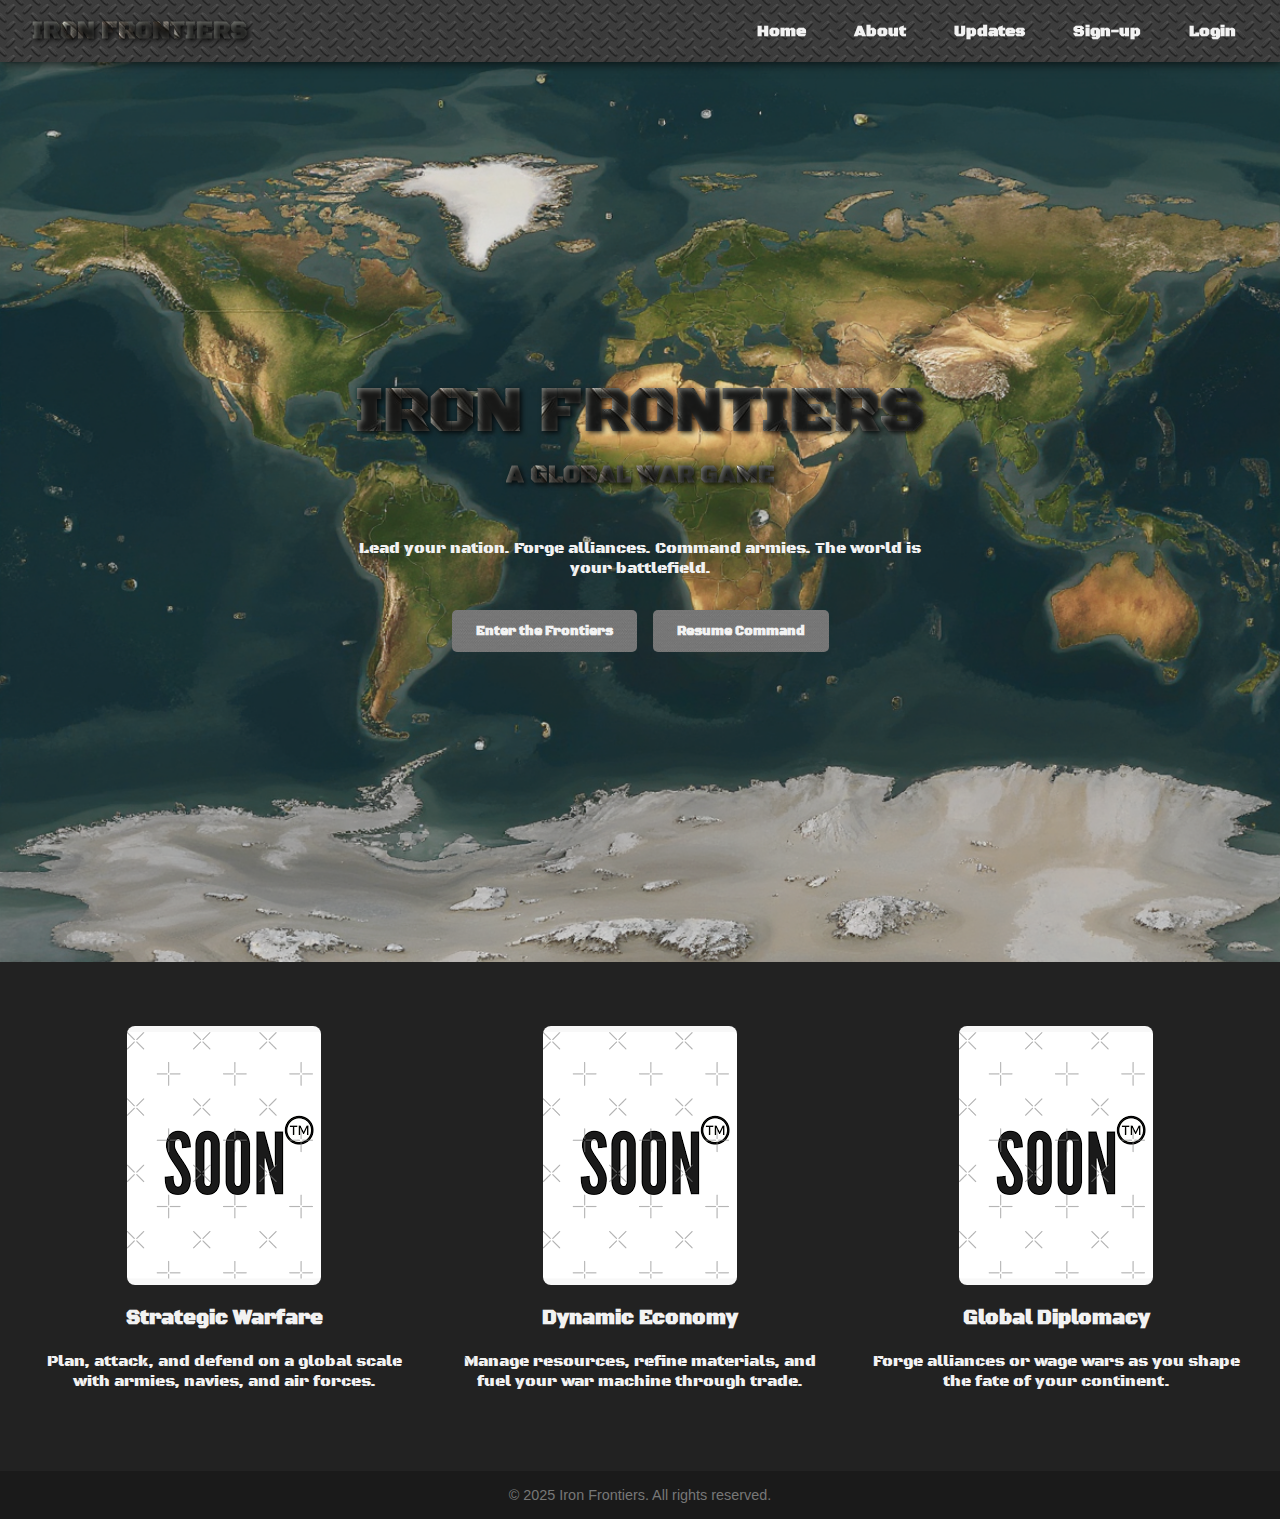
<file: index.html>
<!DOCTYPE html>
<html lang="en">
<head>
  <meta charset="UTF-8">
  <meta name="viewport" content="width=device-width, initial-scale=1.0">
  <title>Iron Frontiers</title>
  <link rel="stylesheet" href="styles.css">
  <link href="https://fonts.googleapis.com/css2?family=Black+Ops+One&display=swap" rel="stylesheet">
  <link rel="icon" href="images/favicon.ico" type="image/x-icon">
  <link rel="icon" href="images/favicon-16.png" sizes="16x16" type="image/png">
</head>
<body>

  <!-- Navbar -->
  <nav class="navbar">
    <div class="navbar-container">
      <div class="nav-logo">Iron Frontiers</div>
      <ul>
        <li><a href="#">Home</a></li>
        <li><a href="about.html">About</a></li>
        <li><a href="#">Updates</a></li>
        <li><a href="sign-up.html">Sign-up</a></li>
        <li><a href="login.html">Login</a></li>
      </ul>
    </div>
  </nav>
  <!-- Hero Section -->
  <section class="hero">
    <h1 class="title">Iron Frontiers</h1>
    <h2 class="caption">A Global War Game</h2>
    <p>Lead your nation. Forge alliances. Command armies. The world is your battlefield.</p>
    <div class="cta-buttons">
      <a href="sign-up.html"><button class="Big-Sign-up">Enter the Frontiers</button></a>
      <a href="login.html"><button class="Big-Login">Resume Command</button></a>
    </div>
  </section>

  <!-- Features Section -->
  <section class="features">
    <div class="feature">
      <img src="images/soon....png" alt="Strategic Warfare">
      <h3>Strategic Warfare</h3>
      <p>Plan, attack, and defend on a global scale with armies, navies, and air forces.</p>
    </div>
    <div class="feature">
      <img src="images/soon....png" alt="Dynamic Economy">
      <h3>Dynamic Economy</h3>
      <p>Manage resources, refine materials, and fuel your war machine through trade.</p>
    </div>
    <div class="feature">
      <img src="images/soon....png" alt="Global Diplomacy">
      <h3>Global Diplomacy</h3>
      <p class="Phrase">Forge alliances or wage wars as you shape the fate of your continent.</p>
    </div>
  </section>

  <!-- Footer -->
  <footer>
    © 2025 Iron Frontiers. All rights reserved.
  </footer>

</body>
</html>
</file>
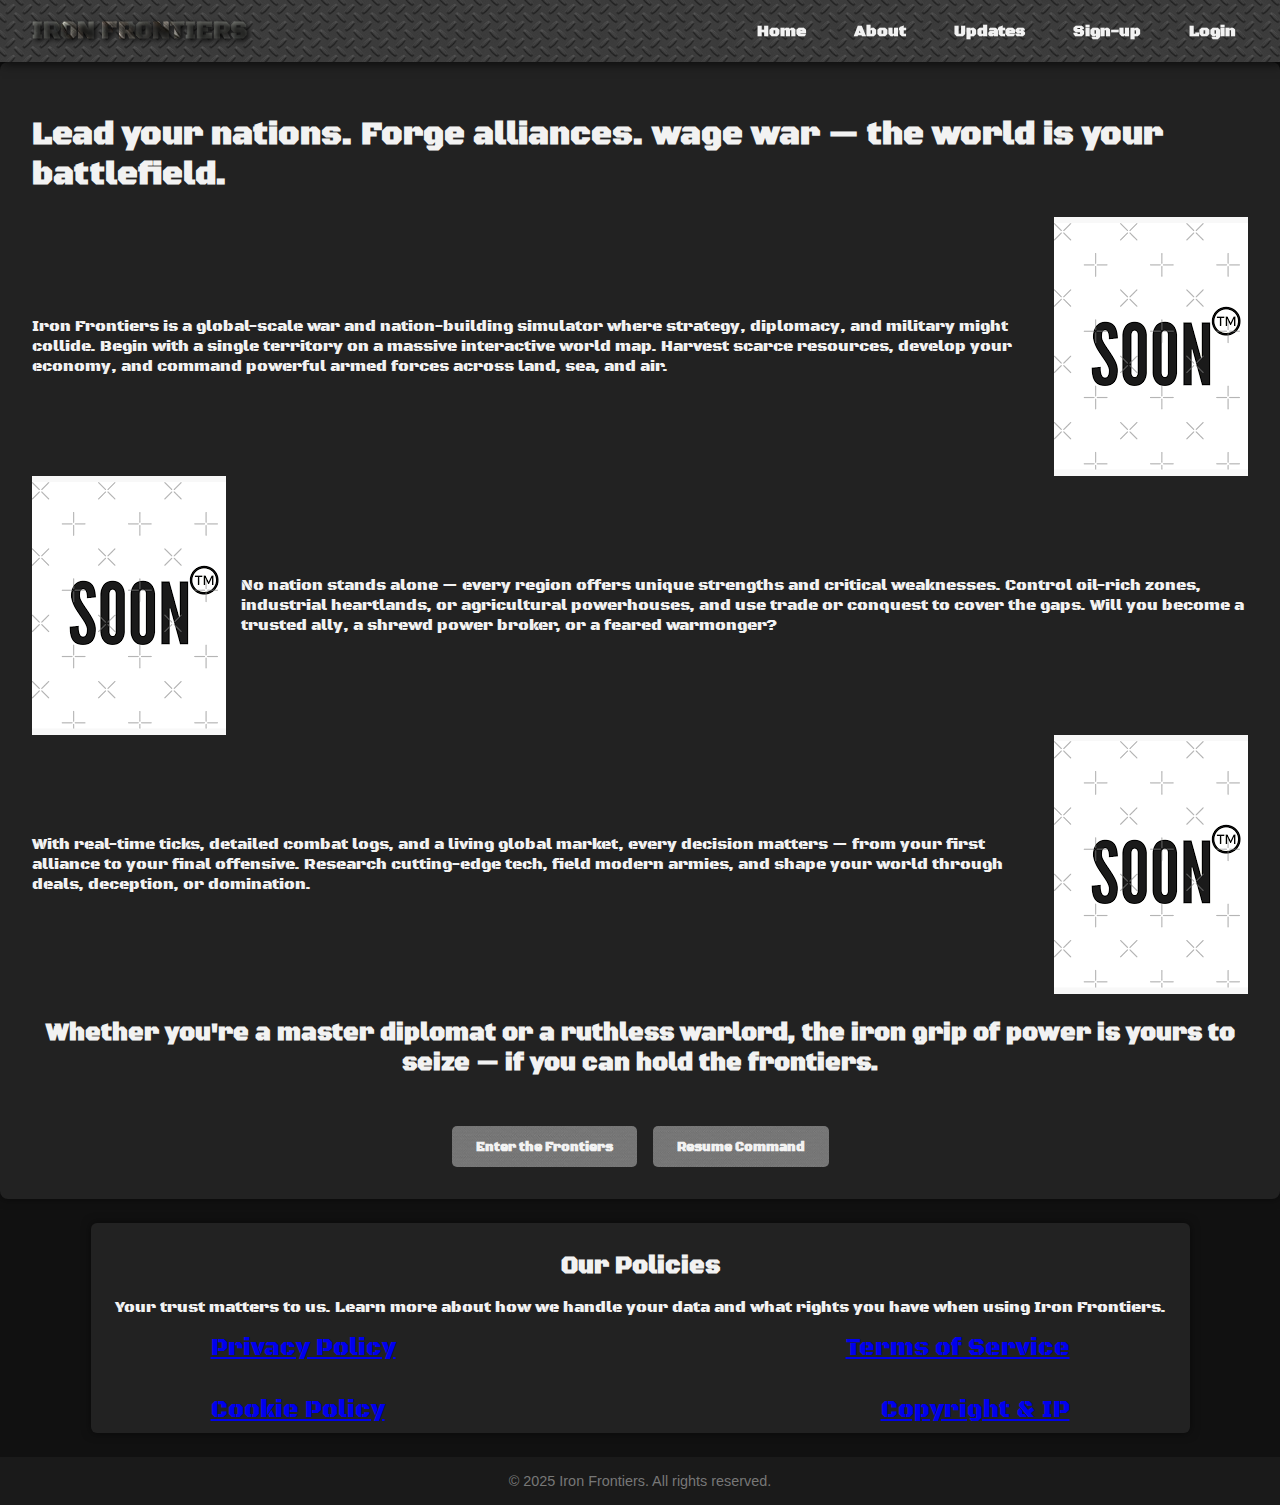
<file: about.html>
<!DOCTYPE html>
<html lang="en">
<head>
  <meta charset="UTF-8">
  <meta name="viewport" content="width=device-width, initial-scale=1.0">
  <title>About - Iron Frontiers</title>
  <link rel="stylesheet" href="styles.css">
  <link href="https://fonts.googleapis.com/css2?family=Black+Ops+One&display=swap" rel="stylesheet">
  <link rel="icon" href="images/favicon.ico" type="image/x-icon">
  <link rel="icon" href="images/favicon-16.png" sizes="16x16" type="image/png">
</head>
<body>

  <!-- Navbar -->
  <nav class="navbar">
    <div class="navbar-container">
      <div class="nav-logo">Iron Frontiers</div>
      <ul>
        <li><a href="index.html">Home</a></li>
        <li><a href="#">About</a></li>
        <li><a href="#">Updates</a></li>
        <li><a href="sign-up.html">Sign-up</a></li>
        <li><a href="login.html">Login</a></li>
        </ul>
    </div>
  </nav>
    <!-- About Section -->
    <section class="about">
      <h1>Lead your nations. Forge alliances. wage war — the world is your battlefield.</h1>
          <div class="image-right">
          <p>Iron Frontiers is a global-scale war and nation-building simulator where strategy, diplomacy, and military might collide. Begin with a single territory on a massive interactive world map. Harvest scarce resources, develop your economy, and command powerful armed forces across land, sea, and air.</p>
          <img src="images/soon....png" alt="World-Map" class="about-image">
          </div>
          <div class="image-left">
          <p>No nation stands alone — every region offers unique strengths and critical weaknesses. Control oil-rich zones, industrial heartlands, or agricultural powerhouses, and use trade or conquest to cover the gaps. Will you become a trusted ally, a shrewd power broker, or a feared warmonger?</p>
            <img src="images/soon....png" alt="Diplomacy" class="about-image">
            </div>
          <div class="image-right2">
          <p>With real-time ticks, detailed combat logs, and a living global market, every decision matters — from your first alliance to your final offensive. Research cutting-edge tech, field modern armies, and shape your world through deals, deception, or domination.</p>
            <img src="images/soon....png" alt="Warfare" class="about-image">
            </div>
          <p class="about-slogan">Whether you're a master diplomat or a ruthless warlord, the iron grip of power is yours to seize — if you can hold the frontiers.</p>
          <div class="cta-buttons2">
                <a href="sign-up.html"><button class="Big-Sign-up">Enter the Frontiers</button></a>
                <a href="login.html"><button class="Big-Login">Resume Command</button></a>
            </div>
    </section>        
    <!-- Legal Section -->
    <section class="legal-section">
  <h2 class="Policy-header">Our Policies</h2>
  <p>Your trust matters to us. Learn more about how we handle your data and what rights you have when using Iron Frontiers.</p>
  <div class="legal-links">
    <div class="corner-links">  
      <div class="corner-left">
        <a href="#" class="Privacy-policy-link">Privacy Policy</a>
      </div>
      <div class="corner-right">
        <a href="#" class="Terms-of-service-link">Terms of Service</a>
      </div>
    </div>
    <div class="corner-links2">
      <div class="corner-left2">
        <a href="#"class="Cookie-Policy-link">Cookie Policy</a>
      </div>
      <div class="corner-right2">
        <a href="#"class="Copyright-&-IP-link">Copyright & IP</a>
      </div>
    </div>
  </div>
</section>
    <!-- Footer -->
    <footer>
        © 2025 Iron Frontiers. All rights reserved.
    </footer>
</body>
</html>
</file>
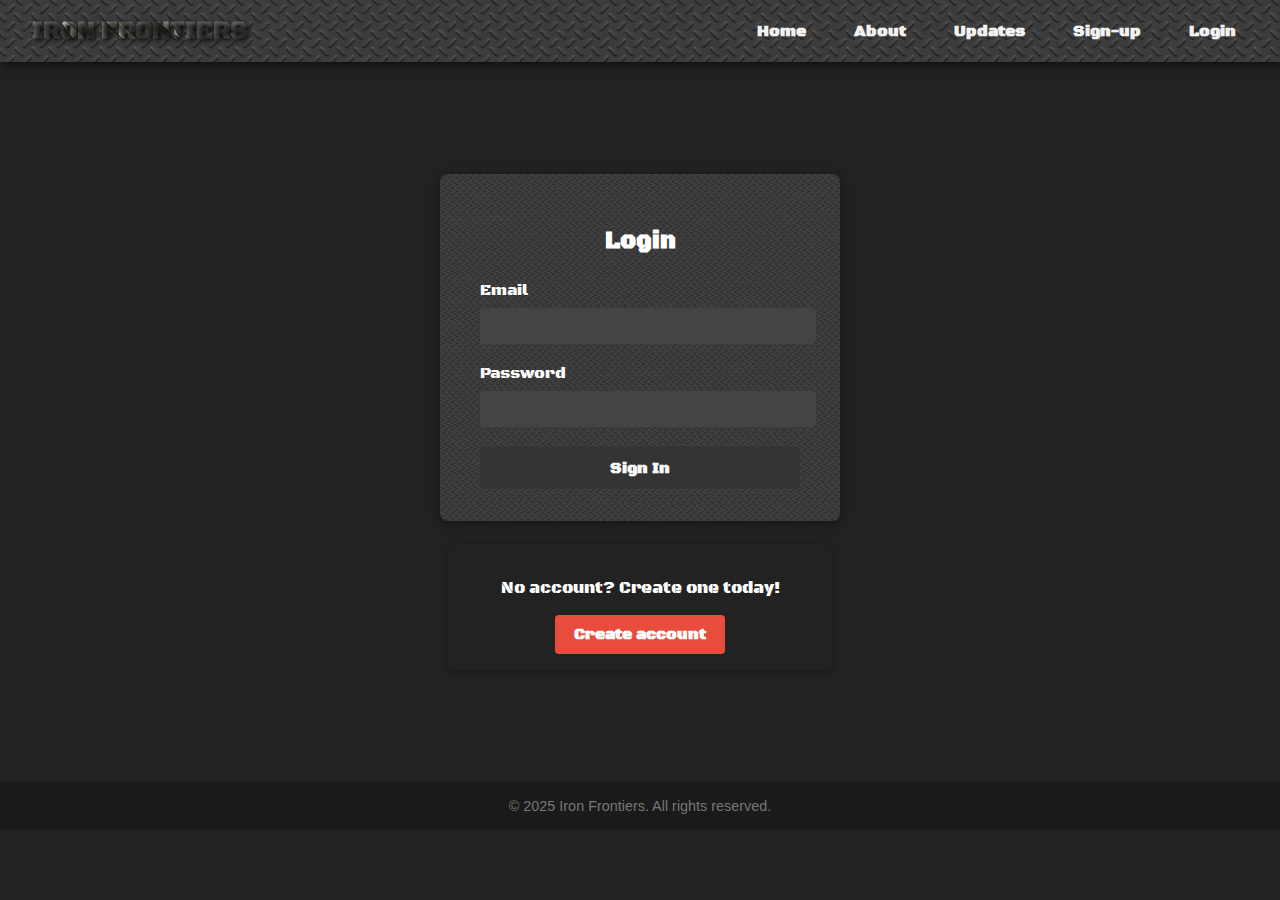
<file: login.html>
<!DOCTYPE html>
<html lang="en">
<head>
    <meta charset="UTF-8">
    <title>Login - Iron Frontiers</title>
    <meta name="viewport" content="width=device-width, initial-scale=1.0">
    <link rel="stylesheet" href="login.css">
    <link href="https://fonts.googleapis.com/css2?family=Black+Ops+One&display=swap" rel="stylesheet">
    <link rel="icon" href="images/favicon.ico" type="image/x-icon">
    <link rel="icon" href="images/favicon-16.png" sizes="16x16" type="image/png">
</head>
<body>
  <!-- Navbar -->
  <nav class="navbar">
    <div class="navbar-container">
      <div class="nav-logo">Iron Frontiers</div>
      <ul>
        <li><a href="index.html">Home</a></li>
        <li><a href="about.html">About</a></li>
        <li><a href="#">Updates</a></li>
        <li><a href="sign-up.html">Sign-up</a></li>
        <li><a href="#">Login</a></li>
      </ul>
    </div>
  </nav>
  <div class="center-content">
    <div>
      <form class="login-container" action="/login" method="post">
          <h2>Login</h2>
          <label for="username">Email</label>
          <input type="text" id="username" name="username" required autocomplete="username">
          <label for="password">Password</label>
          <input type="password" id="password" name="password" required autocomplete="current-password">
          <button type="submit">Sign In</button>
      </form>
      <div class="alt-box">
          <p>No account? Create one today!</p>
          <a href="sign-up.html"><button class="alt-btn">Create account</button></a>
      </div>
    </div>
  </div>
    <!-- Footer -->
    <footer>
        © 2025 Iron Frontiers. All rights reserved.
    </footer>
</body>

</html>
</file>
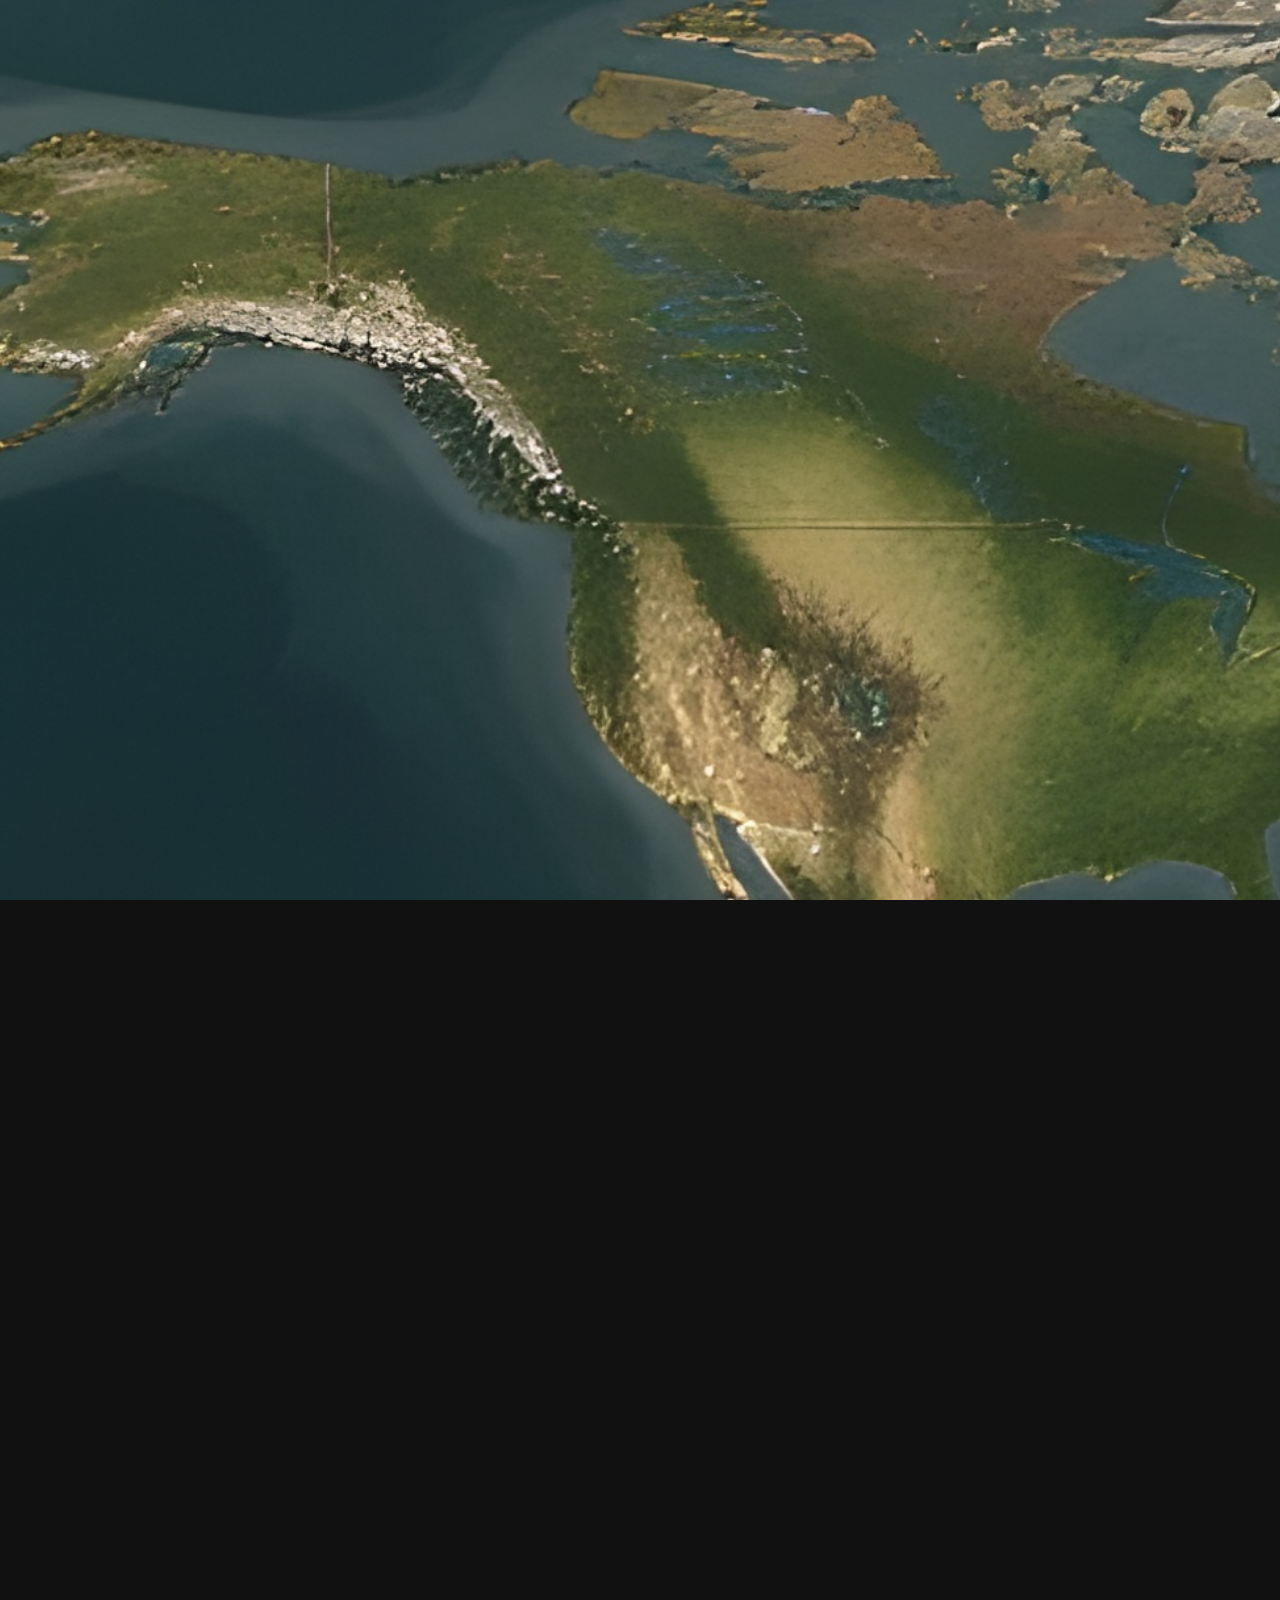
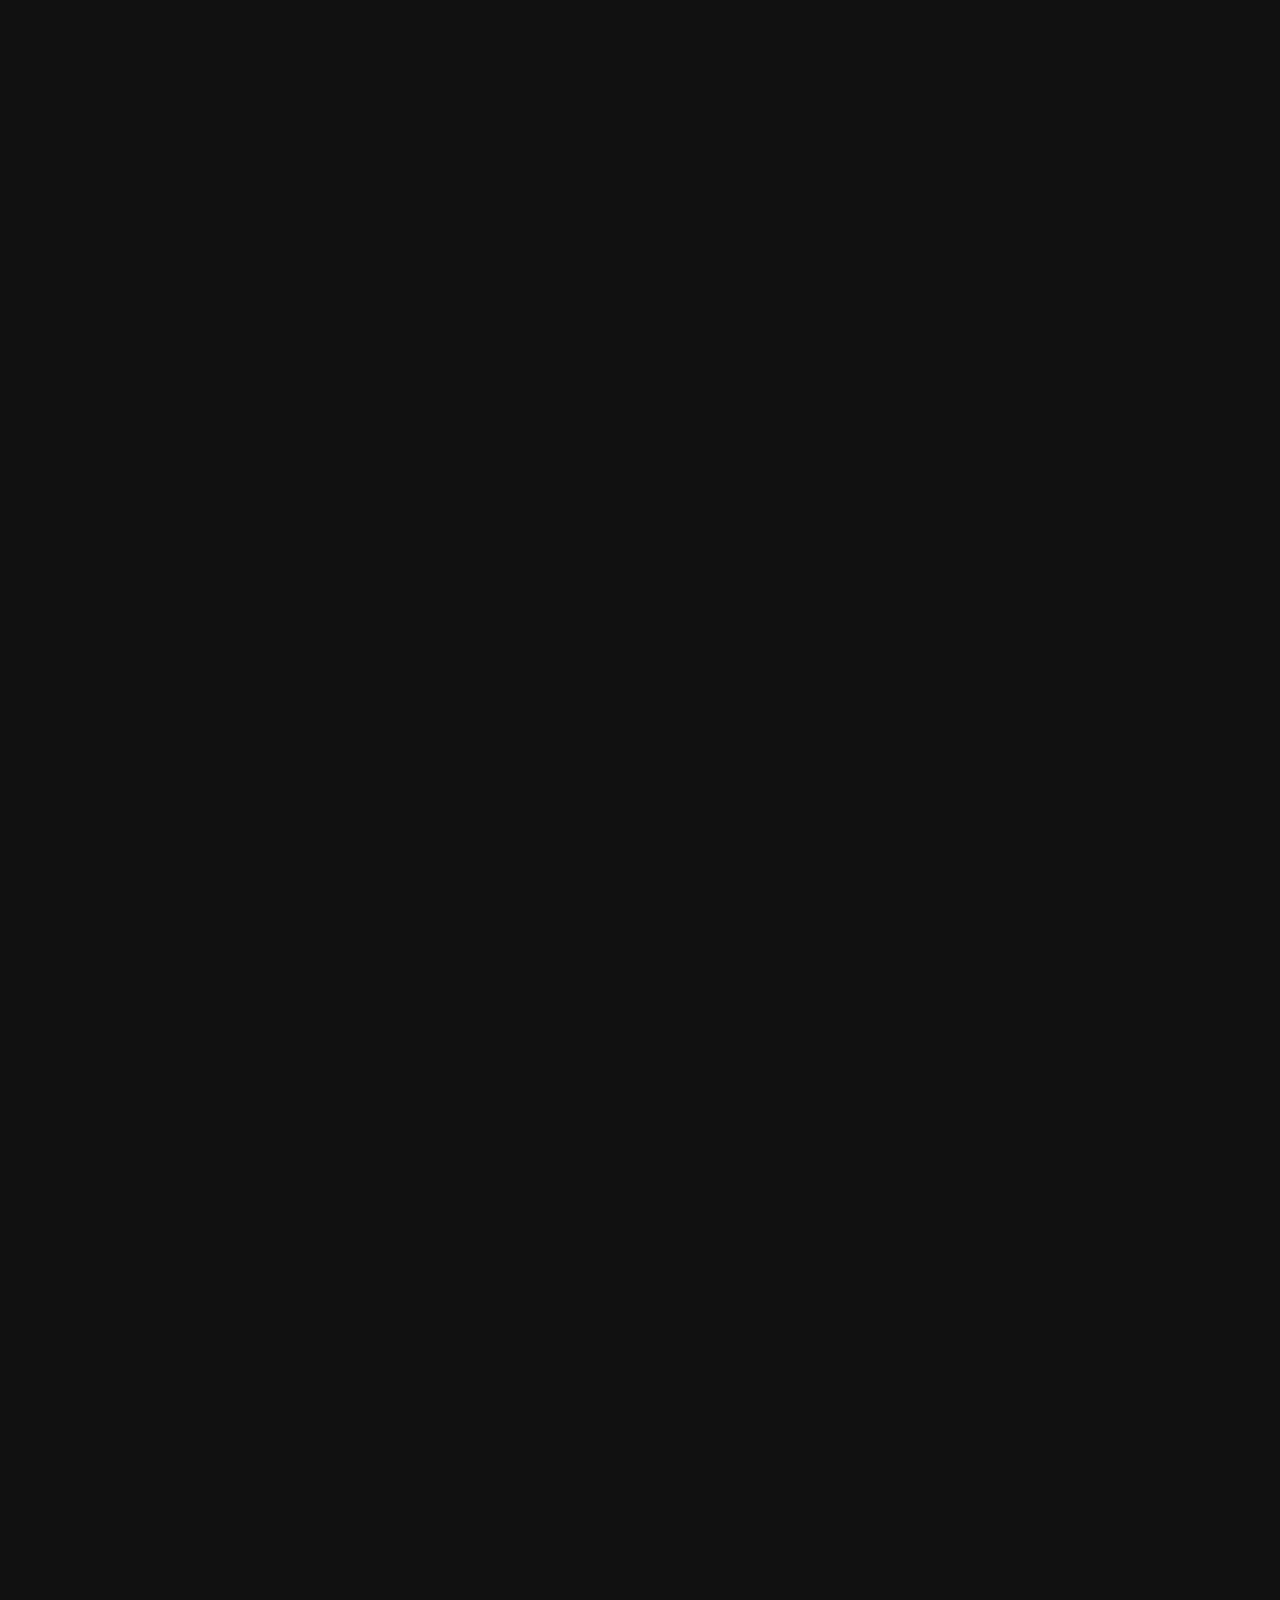
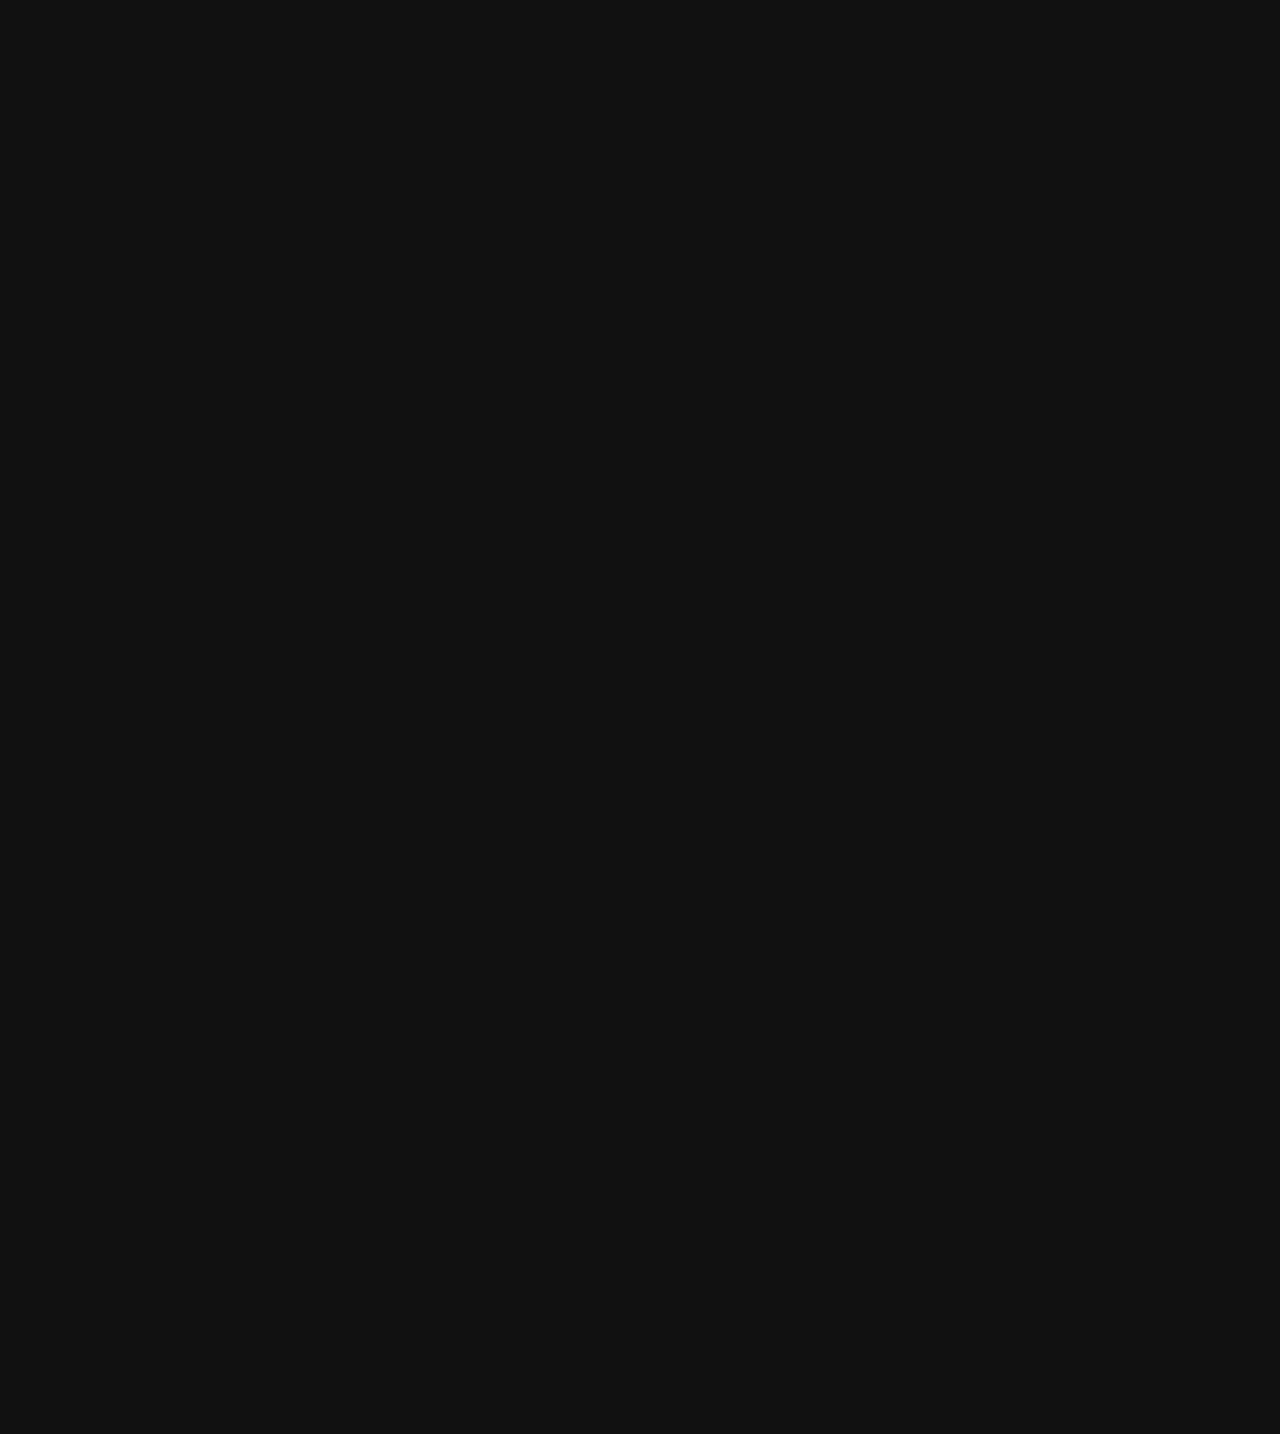
<file: Main-Game.html>
<!DOCTYPE html>
<html lang="en">

<head>
  <meta charset="UTF-8">
  <title>Iron Frontiers</title>
  <link rel="stylesheet" href="main-game.css">
</head>

<body>

  <div id="map-container">
    <div id="zoom-wrapper">
      <!-- Background image -->
      <img src="images/actually-possible-game-map.png" id="map-image" alt="Map Background">

      <!-- SVG overlay -->
      <svg id="map-borders" viewBox="0 0 4096 3044">
        <g id="layer1">
          <g id="Antarctica">
            <path
              d="m 1274.4628,2554.1121 3.772,9.43 v 8.9585 l -6.601,8.0155 -2.3575,7.0725 2.829,4.2435 9.43,4.2435 c 0,0 3.3005,4.2435 4.715,6.1295 1.4145,1.886 5.658,5.1865 5.658,5.1865 l 12.259,-4.715 10.373,-0.4715 7.544,-5.658 1.886,-4.715 11.7874,-4.2435 10.373,-8.9585 10.373,-4.2435 11.316,-8.0155 4.715,-16.0309 v -9.9015 l -7.0725,-2.3575 -6.1295,-5.658 -10.373,9.43 -8.487,7.0725 -11.3159,-0.4715 -10.373,-2.829 -9.43,-2.829 -16.5025,1.4145 -8.9585,3.772 z"
              id="path4" />
            <path
              d="m 336.65056,3041.171 -53.75093,-5.1865 -41.49195,-3.772 h -44.32094 l -44.32094,-4.2435 -54.222429,-4.715 -48.092937,-3.3005 -34.419455,-5.1865 -13.6734821,-3.3005 v -41.0204 l 13.2019831,-1.886 37.248451,-4.2435 188.128249,1.886 c 0,0 38.19145,1.886 40.54895,1.886 2.3575,0 27.81846,0.4715 27.81846,0.4715 l 28.28997,-5.1865 c 0,0 11.78748,-2.829 14.61648,-3.772 2.82899,-0.943 9.42999,-6.601 9.42999,-6.601 l 0.47149,-5.658 -3.77199,-2.829 -3.772,-4.2435 -5.65799,-1.886 c 0,0 -2.35749,-5.1864 -4.24349,-5.1864 -1.886,0 -14.61648,-2.829 -14.61648,-2.829 l -24.98947,-2.829 -40.07745,-5.1865 -25.46096,-0.4715 -33.47646,-9.43 -18.85998,-2.829 -19.33147,-5.1865 -2.3575,-13.6735 1.886,-16.974 v -14.145 c 0,0 7.54399,-6.6009 9.42999,-8.0154 1.886,-1.4145 16.50248,-10.373 16.50248,-10.373 l 22.16047,-7.544 23.10347,-2.829 19.33147,-3.3005 21.68897,-23.575 7.54399,-15.088 -0.943,-9.4299 c 0,0 -8.01549,-7.544 -9.90148,-8.0155 -1.886,-0.4715 -14.14498,-11.316 -14.14498,-11.316 l -23.57497,-9.43 -49.50744,-9.9015 h -12.73048 l -24.04647,-8.0155 -29.70446,-3.772 -33.476457,-7.0725 H 67.424412 l -23.57497,0.4715 -28.761462,-3.3005 -11.7874843,-0.4715 1.4144981,-45.2639 36.3054522,0.943 h 18.859975 l 36.305453,2.829 h 23.574966 l 24.51797,-0.943 16.50248,-4.715 7.07249,-4.715 -1.4145,-3.3005 -38.19145,-12.7305 -2.82899,-0.4715 36.30545,-9.43 16.97398,-4.715 9.42998,0.943 8.01549,-8.0155 0.4715,-5.1864 h -9.90149 l -22.16047,-5.658 -17.91697,-3.3005 -12.73049,-3.3005 -10.84448,-1.886 h -14.61648 l -19.331477,3.3005 H 74.968402 l -14.144982,1.4145 2.828996,-5.658 5.657993,-9.43 9.901487,-6.1295 5.657993,-7.544 3.771995,-10.373 11.787486,-5.1865 16.97398,-2.829 11.31598,-6.601 17.91698,-3.3005 11.78748,-6.6009 13.20198,-1.886 15.55948,-7.0725 11.31599,-4.715 c 0,0 9.90149,-2.829 11.78748,-2.829 1.886,0 24.51797,-1.4145 24.51797,-1.4145 0,0 16.50248,-3.772 18.85998,-5.658 2.35749,-1.886 14.14498,0 14.14498,0 l 16.50248,6.601 15.08798,-1.886 6.12949,-7.0725 h 9.90149 c 0,0 16.50247,-0.4715 20.74597,0.4715 4.24349,0.943 9.90149,-5.658 9.90149,-5.658 0,0 4.71499,-2.829 8.01549,-3.3005 3.30049,-0.4715 21.21747,-5.1865 21.21747,-5.1865 l 7.07249,-9.43 25.46096,-1.886 23.10347,-8.9585 20.74598,-0.4715 10.84448,-1.4145 18.85998,1.886 16.03098,-8.487 26.87546,3.3005 18.38848,-0.943 18.85997,2.829 18.85998,-2.829 24.98947,-1.4145 15.08798,-4.715 20.27447,-3.7719 28.28996,-0.943 19.80298,4.7149 20.27447,-5.6579 13.67348,1.4145 16.50248,2.3574 18.85997,9.43 14.61649,1.4145 21.68897,0.4715 17.44547,5.1865 20.74598,4.2435 22.63197,6.601 17.44547,-1.4145 12.73049,-1.4145 8.48699,1.886 15.55948,-2.829 7.54399,-1.886 10.37298,-9.43 -13.67348,-8.9585 -6.12949,-5.1864 -2.829,-10.373 -19.80297,-3.3005 -8.01549,-8.487 8.01549,-3.772 h 22.63197 7.54399 l 16.97398,5.658 19.33147,0.943 17.44548,1.886 17.91697,4.2435 20.2745,0.943 18.3885,0.943 16.0309,0.943 22.1605,2.3575 22.632,5.658 12.7305,1.4145 35.8339,3.7719 22.1605,-2.3574 8.0155,-8.0155 16.5024,-3.3005 12.7305,2.3575 19.3315,5.1865 25.9325,5.6579 8.9585,-9.9014 16.0309,-0.4715 3.3005,-11.7875 v -8.487 l -8.0155,-7.0725 -6.6009,-6.601 -2.3575,-12.7305 2.829,-7.544 c 0,0 2.3575,-4.715 4.2434,-7.544 1.886,-2.829 6.1295,-7.5439 6.1295,-7.5439 l 6.1295,-6.601 1.886,-3.3005 -2.829,-17.917 c 0,0 -0.943,-5.1865 1.4145,-7.0725 2.3575,-1.886 8.0155,-10.373 8.0155,-10.373 l 8.487,-10.8445 6.1295,-5.658 13.202,-6.601 22.632,-14.1449 18.3884,-3.772 5.658,-5.1865 15.088,-6.601 c 0,0 8.0155,-0.4715 10.373,-0.943 2.3575,-0.4715 13.6735,-7.544 13.6735,-7.544 0,0 15.088,-4.2435 16.974,-5.658 1.8859,-1.4145 11.7874,-5.1865 11.7874,-5.1865 l 6.601,-4.2435 0.943,4.2435 -3.772,2.829 -5.1865,3.3005 -9.9015,7.0725 -8.4869,1.886 -5.1865,2.829 c 0,0 -9.9015,7.0725 -11.7875,8.487 -1.886,1.4145 -3.772,4.2435 -6.1295,6.1295 -2.3575,1.886 -10.8445,6.601 -10.8445,6.601 l -16.5025,2.829 -4.2435,7.0724 c 0,0 -14.6164,8.0155 -17.4454,8.9585 -2.829,0.943 -10.373,6.1295 -14.145,8.9585 -3.772,2.829 -15.5595,14.145 -15.5595,14.145 l -8.0155,13.6735 -5.1865,19.803 7.544,-1.886 12.7305,2.3575 8.9585,3.3005 3.3005,21.2174 6.601,3.772 8.4869,16.974 13.6735,7.544 2.3575,10.373 -7.0725,7.544 c 0,0 -8.9585,11.3159 -11.3159,12.7304 -2.3575,1.4145 -10.373,15.5595 -10.373,15.5595 l -10.8445,13.202 -13.202,1.4145 c 0,0 -18.3885,5.658 -20.2745,5.658 -1.886,0 -17.4455,6.1295 -17.4455,6.1295 l -28.7614,11.7875 h -11.7875 l -38.1914,6.601 c 0,0 -15.088,3.772 -19.3315,5.658 -4.2435,1.886 -15.5595,0.943 -15.5595,0.943 0,0 -22.632,0.4715 -26.404,0.943 -3.772,0.4715 -15.0879,3.772 -15.0879,3.772 h -17.917 l -20.746,3.7719 3.772,6.601 10.8445,7.0725 15.088,1.886 19.3314,3.3005 17.4455,-3.772 9.9015,-2.3575 20.746,9.43 c 0,0 13.6735,2.829 16.031,2.829 2.3574,0 18.3884,0 20.2744,0 1.886,0 14.6165,2.3575 16.974,2.3575 2.3575,0 11.316,2.829 11.316,2.829 l 4.2435,3.3005 5.658,7.544 3.3005,10.8445 -0.4715,4.2435 v 5.658 c 0,0 5.658,6.601 8.0155,6.601 2.3575,0 3.772,5.658 6.1295,6.1295 2.3575,0.4714 92.4138,13.2019 92.4138,13.2019 l 57.0515,-8.9585 1.4145,-11.7874 10.3729,-15.5595 10.8445,-12.259 8.0155,-6.1295 15.5595,-7.544 16.5025,-9.9015 9.43,-8.487 8.487,-5.658 8.9584,-1.886 16.5025,5.1865 2.829,10.373 c 0,0 8.487,4.715 9.9015,7.0725 1.4145,2.3575 10.8445,11.316 10.8445,11.316 0,0 8.487,-1.886 10.373,1.886 1.886,3.772 14.6165,9.43 14.6165,9.43 l 144.2788,-22.1605 -0.943,-4.2435 -11.316,-0.4715 -31.119,-4.2435 -7.544,-0.943 -14.6164,-4.715 -5.658,-7.544 -13.202,-3.3004 1.4145,-7.544 4.715,-6.601 18.8599,-3.772 c 0,0 11.316,-5.658 13.6735,-5.658 2.3575,0 17.917,-2.829 17.917,-2.829 l 15.088,-1.4145 13.202,-2.829 c 0,0 12.2589,-6.1295 14.1449,-6.1295 1.886,0 17.4455,-4.2435 17.4455,-4.2435 l 10.8445,-0.4715 36.777,-5.1865 18.8599,-7.544 15.5595,-1.886 13.6735,-9.9015 c 0,0 -0.4715,-11.3159 -0.943,-13.2019 -0.4715,-1.886 0.943,-9.9015 4.2435,-13.6735 3.3005,-3.772 14.145,-5.1865 14.145,-5.1865 h 22.6319 l 8.0155,-5.1865 13.202,2.3575 12.7305,3.3005 14.6165,-12.7305 c 0,0 0,-7.544 -1.886,-9.43 -1.886,-1.886 -7.544,-5.658 -5.1865,-8.9585 2.3575,-3.3005 13.202,-6.1295 13.202,-6.1295 l 25.4609,11.7875 4.2435,-3.772 c 0,0 5.658,-7.544 7.544,-8.9585 1.886,-1.4145 10.8445,-7.0725 15.088,-8.487 4.2435,-1.4145 11.316,-2.3575 15.5595,-4.2435 4.2435,-1.886 12.259,-8.0154 12.259,-8.0154 l 4.715,3.772 -0.943,12.2589 -6.1295,17.917 8.0155,9.9015 18.3884,-6.1295 41.492,-16.5025 c 0,0 12.259,0 15.5595,0 3.3005,0 16.0309,2.829 19.8029,2.3575 3.772,-0.4715 19.3315,-4.715 27.347,-6.1295 8.0155,-1.4145 30.176,1.886 30.176,1.886 l 17.4454,-1.886 c 0,0 13.6735,-3.772 17.4455,-3.772 3.772,0 17.4455,-2.3575 17.4455,-2.3575 0,0 17.917,6.1295 19.803,5.658 1.886,-0.4715 11.316,-6.601 14.1449,-6.601 2.829,0 20.2745,1.4145 20.2745,1.4145 0,0 5.658,0 14.6165,0 8.9585,0 22.632,3.3005 22.632,3.3005 0,0 15.088,4.715 23.1034,7.0725 8.0155,2.3575 16.5025,3.772 16.5025,3.772 l 40.0775,-16.031 c 0,0 13.6734,-4.7149 19.3314,-5.6579 5.658,-0.943 31.119,-11.7875 31.119,-11.7875 l 24.0465,1.886 c 0,0 17.9169,-2.829 19.8029,-2.829 1.886,0 15.5595,4.2435 15.5595,4.2435 l 6.1295,8.9585 8.9585,5.1864 1.4145,-11.7874 c 0,0 0.943,-9.43 2.829,-9.9015 1.886,-0.4715 16.031,-7.544 16.031,-7.544 h 16.5025 l 35.3624,-12.259 c 0,0 16.031,-3.772 19.3315,-2.829 3.3005,0.943 12.259,4.2435 12.259,4.2435 l 18.8599,-4.715 8.487,-7.0725 3.3005,-3.3005 1.886,-8.0155 9.43,-5.658 9.43,3.3005 h 11.316 l 12.259,0.4715 12.259,1.4145 12.2589,5.1865 5.658,7.544 13.6735,5.1865 10.8445,-1.886 17.4455,4.2435 24.9894,3.3005 13.202,1.4145 14.145,0.943 15.5595,5.658 28.2899,0.943 -0.943,8.0155 -9.9014,13.6735 v 5.6579 l -6.601,9.43 -0.4715,7.544 c 0,0 -3.3005,10.373 -5.1865,10.373 -1.886,0 -8.487,3.3005 -8.0155,6.1295 0.4715,2.829 -0.4715,11.316 -0.4715,11.316 l 11.316,-0.4715 14.145,-6.601 12.7304,-5.1865 18.86,-15.088 11.316,-7.544 11.316,-8.9585 c 0,0 6.601,-5.1864 8.487,-6.1294 1.886,-0.943 17.4455,-9.9015 17.4455,-9.9015 l 20.7459,-0.943 14.145,-11.316 40.549,-12.259 45.7354,-13.6735 25.9325,1.886 18.8599,-3.3005 13.202,-5.658 8.9585,-4.715 15.5595,1.4145 16.974,0.4715 c 0,0 21.6889,-0.4715 23.5749,-0.4715 1.886,0 15.5595,0 15.5595,0 l 7.544,2.829 v 5.1865 l 12.259,-4.2435 21.689,-4.715 11.3159,-8.487 10.8445,-2.3575 9.9015,-6.1294 11.7875,8.0154 13.6735,5.658 7.544,1.4145 0.4715,7.0725 13.202,4.2435 16.5024,3.772 8.0155,-3.772 8.9585,-3.772 4.715,-5.1865 7.0725,-4.2435 7.0725,0.4715 7.0725,0.4715 2.3575,0.4715 7.544,0.943 v 9.9015 l -2.829,7.544 -2.3575,8.487 8.0155,5.658 8.9584,-7.544 6.1295,-3.3005 c 0,0 6.1295,-2.829 10.8445,-2.3575 4.715,0.4715 18.3885,4.715 18.3885,4.715 l 4.715,-0.943 3.772,-11.316 1.886,-4.2435 9.43,-0.4715 c 0,0 12.259,1.4145 14.145,1.4145 1.886,0 20.7459,0 20.7459,0 l 1.886,7.544 10.8445,1.886 22.1605,-3.772 8.0155,4.715 8.487,4.2435 c 0,0 1.886,-0.943 5.1865,0 3.3004,0.943 19.3314,-2.829 19.3314,-2.829 l 5.1865,-3.772 18.3885,-5.1865 2.3575,-5.1865 8.487,-8.0155 17.4455,6.1295 c 0,0 6.1295,1.4145 7.0724,3.3005 0.943,1.886 5.658,4.2435 5.658,4.2435 l 8.9585,-4.715 h 6.601 l 6.1295,-0.943 8.487,5.1865 19.3315,10.8445 c 0,0 8.0155,-0.943 10.8445,-0.4715 2.829,0.4715 10.8444,0.943 13.2019,1.886 2.3575,0.943 17.4455,5.658 17.4455,5.658 l 30.6475,3.3005 c 0,0 6.1295,4.2435 8.487,5.658 2.3575,1.4145 20.2744,8.0155 20.2744,8.0155 0,0 12.259,3.3005 15.5595,3.772 3.3005,0.4715 22.632,11.316 22.632,11.316 l 22.1605,0.943 45.7354,4.7149 51.3934,13.6735 39.1345,9.9015 35.3624,7.0725 18.86,9.43 21.689,6.1295 10.8445,0.4715 6.1295,4.715 0.943,0.943 -4.715,3.772 c 0,0 -2.829,2.3575 -8.0155,1.886 -5.1865,-0.4715 -22.1605,-2.3575 -22.1605,-2.3575 0,0 -2.829,0.943 -5.1865,5.1865 -2.3575,4.2435 -8.487,15.5594 -8.487,15.5594 l -16.031,0.4715 -19.8029,11.7875 -23.575,5.658 -11.7875,7.544 20.746,17.4455 14.145,8.9585 c 0,0 8.487,4.715 10.373,5.658 1.886,0.943 14.6164,4.715 14.6164,4.715 l -25.9324,2.3575 -2.3575,8.487 -15.088,1.886 -17.4455,3.3004 -18.3885,9.9015 -9.4299,10.373 7.0724,5.1865 6.1295,12.7305 c 0,0 11.7875,8.0155 15.5595,8.487 3.772,0.4715 38.1915,9.9015 38.1915,9.9015 l 23.1034,2.3575 c 0,0 24.0465,4.2435 25.9325,4.715 1.886,0.4715 16.974,3.772 20.746,3.772 3.772,0 26.4039,-0.943 26.4039,-0.943 l 13.202,-0.943 1.4145,136.7348 -10.8445,6.1295 c 0,0 -18.3884,10.8445 -23.1034,10.8445 -4.715,0 -22.1605,0.4715 -22.1605,0.4715 l -7.0725,7.5439 -15.088,8.0155 -8.9585,9.43 c 0,0 -6.601,7.0725 -9.4299,8.487 -2.829,1.4145 -17.4455,8.9585 -20.2745,9.9015 -2.829,0.943 -18.86,4.715 -18.86,4.715 0,0 -20.2745,7.544 -22.1605,8.487 -1.886,0.943 -19.8029,3.772 -19.8029,3.772 l -13.202,6.601 -30.176,8.0155 c 0,0 -8.487,6.1295 -10.8445,8.9584 -2.3575,2.829 -5.658,8.9585 -5.658,8.9585 l 8.0155,15.5595 c 0,0 3.3005,1.4145 8.0155,3.3005 4.715,1.886 12.259,2.3575 13.202,4.715 0.943,2.3575 6.1295,8.9585 6.1295,8.9585 v 5.1865 c 0,0 -11.316,7.0725 -14.145,7.544 -2.829,0.4715 -12.7305,8.9585 -15.5595,10.8445 -2.829,1.886 -7.0725,4.715 -7.0725,4.715 l 12.7305,7.0724 c 0,0 8.487,5.658 9.43,7.544 0.943,1.886 5.658,6.601 8.487,8.487 2.829,1.886 13.6735,6.601 17.917,7.544 4.2435,0.943 17.917,3.3005 20.7459,3.772 2.829,0.4715 8.487,0 16.5025,3.3005 8.0155,3.3005 26.404,6.601 30.176,6.601 3.772,0 23.1035,2.3575 26.8755,4.715 3.7719,2.3575 23.5749,9.9015 23.5749,9.9015 l 39.1345,5.658 23.5749,8.487 9.43,-3.772 0.4715,11.3159 -0.943,31.119 -3749.36305,0.4715 z"
              id="path3" />
            <path
              d="m 3969.4653,2919.9208 -30.3395,-2.0004 -8.6684,-0.3334 -1.667,-6.0012 3.334,-5.3344 9.0018,-8.6684 c 0,0 12.6693,0.3334 14.3363,0.6668 1.667,0.3334 10.3354,1.3336 11.669,1.3336 1.3336,0 11.669,0 11.669,0 0,0 8.0016,0 9.3352,0 1.3336,0 8.335,-3.6674 8.335,-3.6674 l 9.6686,-0.3334 11.669,5.3344 14.0029,7.0014 15.3364,6.3346 8.0016,1.0002 14.0028,4.6676 4.0008,2.0004 -0.6668,2.6672 -28.339,0.3334 -26.6721,1.0002 -25.3384,-3.6674 z"
              id="path5" />
          </g>
          <g id="Africa-Continent">
            <path
              d="m 2063.0817,1319.0987 c -19.2523,0.2866 -38.5125,1.6765 -57.6524,3.5262 -5.8344,2.6957 -8.2286,9.4176 -12.9431,13.5358 -6.3884,6.1931 -10.9459,13.1703 -11.2286,22.3314 -0.9899,7.9027 -2.2846,17.056 1.3393,24.284 6.1896,1.7825 13.1879,-2.2887 19.8118,-2.4278 9.483,-1.4517 18.9362,-3.6346 28.5832,-2.636 7.9953,-0.6627 16.1399,1.2237 23.9651,-0.662 8.3503,-2.4755 9.3901,-12.2124 11.0728,-19.416 -1.4126,-11.1276 -0.5395,-22.3583 -0.7806,-33.5344 -0.7226,-1.667 -1.4445,-3.3344 -2.1675,-5.0012 z"
              id="Burkina" />
            <path
              d="m 2215.3398,1498.6608 c -7.0725,0.1572 -14.1449,0.3143 -21.2174,0.4715 -2.7605,3.4624 -4.6994,8.0328 -9.0933,9.7598 -3.5105,1.9905 -7.4718,4.068 -9.1102,7.9998 -4.3205,4.5335 -2.2436,11.8791 -6.5527,16.4426 -2.597,3.0656 -6.5938,6.2046 -5.841,10.7115 1.2231,5.1214 6.5844,7.3151 10.4374,10.1735 5.2444,4.9989 9.8343,10.628 14.266,16.3449 4.8095,-7.0229 9.2069,-14.4072 14.8412,-20.8064 4.1402,-3.6073 8.6287,-7.0812 14.013,-8.5397 3.8212,-1.4984 2.6166,-5.7685 2.277,-8.8683 -0.4542,-7.4681 -0.4888,-14.9598 -1.1565,-22.4152 -1.0313,-3.736 -2.429,-7.3992 -2.8635,-11.274 z"
              id="Gabon" />
            <path
              d="m 2189.1071,1738.5164 c -6.5669,-7.1097 -2.6577,-17.4092 -1.4155,-25.769 2.0137,-10.2733 4.2457,-20.5034 7.3512,-30.4943 3.3011,-14.5042 9.2731,-28.4044 11.2946,-43.1771 0.3299,-9.6394 -0.6482,-19.3134 -1.7338,-28.8762 -1.3265,-8.0004 -3.5617,-15.8075 -5.3279,-23.7139 9.6316,-0.4947 19.6723,-6.5586 28.992,-1.4822 9.1618,7.8477 18.7195,16.5758 22.2169,28.5404 0.7074,8.8189 14.9338,5.8236 20.1632,3.5683 7.3119,-5.7938 16.0764,-13.565 26.1538,-10.4027 10.5049,-2.6841 11.8382,8.0395 12.1058,15.7592 1.3211,12.4265 -0.8893,25.4412 2.9412,37.4571 4.9406,4.8014 13.8924,6.9848 11.1163,15.8825 1.8853,11.0052 -13.9245,3.5539 -15.1738,11.2878 0.7905,6.5538 1.2686,13.2529 2.2281,19.8494 1.0926,6.3139 -3.9936,13.6439 4.2717,16.4508 5.1515,7.0933 12.362,10.4523 20.9257,12.7009 5.0842,1.2485 8.5897,7.1342 0.9258,5.8403 -13.7363,-1.8821 -27.5676,0.3982 -41.3763,-0.1341 -21.6985,-0.7303 -43.3689,-2.4703 -65.0971,-2.536 -9.3424,-0.6927 -19.1639,1.5539 -27.9856,-2.461 -3.3644,-1.0051 -12.6693,-4.594 -12.5763,1.7098 z"
              id="Angola" />
            <path
              d="m 2243.1583,1884.583 c -12.5077,-26.0892 -25.4615,-52.6072 -29.692,-81.5394 -2.8758,-16.667 -6.1147,-33.7312 -15.0505,-48.3804 -2.2226,-6.4316 -9.944,-13.3818 -9.452,-19.0136 7.8236,-4.3991 15.0259,5.2877 23.2638,3.233 20.4679,0.1659 40.9066,1.016 61.3328,2.317 16.8217,0.8196 33.7131,1.1711 50.511,-0.2866 2.5524,6.5713 -10.6689,4.1332 -14.8949,5.141 -10.5846,0.506 -12.5985,11.6009 -11.201,19.9936 0.1487,13.2759 -0.5281,26.5956 -3.4878,39.57 -3.1111,19.3011 -7.547,38.5174 -15.1052,56.6025 -1.3847,9.2242 -8.2273,17.2408 -17.7082,18.5406 -6.0856,1.6757 -12.3982,2.2896 -18.516,3.8223 z"
              id="Namibia" />
            <path
              d="m 2570.8506,1750.3522 c 2.2432,8.8709 -6.1118,14.8479 -9.16,22.1605 -2.1503,7.4659 -6.8595,14.3153 -7.2933,22.1435 -0.2855,9.6169 4.1214,18.4198 6.6569,27.4426 3.1506,7.7836 10.8995,11.9391 17.8357,15.7121 8.1169,3.0858 13.3569,-4.9016 17.7016,-10.2731 6.3833,-6.7838 12.3411,-14.6128 13.4505,-24.1672 2.0521,-11.3059 3.5627,-22.7515 7.318,-33.6636 2.8587,-10.9675 4.1221,-22.2508 6.4326,-33.3335 2.5644,-15.8201 4.904,-31.8034 10.5265,-46.894 1.7074,-6.4595 3.4731,-13.635 1.3649,-20.1424 -4.7989,-6.0941 -11.4191,4.3109 -16.3703,-0.529 -2.3923,3.6564 -1.0014,8.0013 -6.2983,9.6316 -6.7187,4.3984 1.6532,12.7514 -3.8577,18.0016 -3.8603,3.4496 -13.2927,-5.306 -12.6626,4.35 1.3812,3.372 7.0109,7.81 0.1446,9.298 -6.0465,-2.2084 -13.0209,-2.078 -17.6961,3.6184 -0.2448,9.4477 -11.7942,-2.4247 -12.9697,5.1408 1.3154,2.1883 3.0173,6.8585 -1.6582,4.6242 -7.4092,0.8122 -5.2462,10.8717 1.1415,11.0079 3.8704,4.4931 1.1063,11.5936 5.3934,15.8716 z"
              id="Madagascar" />
            <path
              d="m 2432.156,1866.0421 c -5.9216,12.2169 -11.9655,24.4219 -18.3342,36.3862 -9.1341,10.6949 -18.5678,21.2397 -28.7948,30.846 -8.7655,4.3222 -17.7257,8.2654 -26.2191,13.1173 -5.5933,-0.7742 -11.1954,-2.9347 -16.7712,-0.9695 -16.4791,3.7097 -33.3929,4.6448 -50.0353,7.2861 -7.0346,1.3538 -14.0628,2.7502 -21.2112,3.352 -2.3503,-3.4901 -5.4488,-6.6496 -5.6612,-11.0842 -1.9002,-6.9588 -2.6131,-14.2424 -4.4475,-21.16 -2.3842,-5.5513 -6.3107,-10.6415 -6.2691,-16.9182 -0.1042,-6.2005 -4.0523,-11.2759 -6.2934,-16.8509 -0.7591,-1.9292 -6.9622,-5.9849 -2.6746,-5.9427 8.2705,-0.5731 15.9879,-3.7732 23.7899,-6.295 3.0014,-1.4678 6.1079,-2.8211 7.3991,-6.1499 2.4425,-4.7506 2.4511,-10.4961 4.9742,-15.3086 2.8385,-7.3288 5.8698,-14.5798 8.5198,-21.9816 3.3964,-1.42 5.8792,0.083 7.9854,2.7922 3.6951,1.7391 2.0972,4.842 1.0059,7.8143 -2.0434,4.1768 4.0102,0.9126 4.856,-1.1158 2.999,-3.8129 7.3598,-5.834 11.4911,-8.1571 4.2261,0.7531 7.1294,3.8536 10.4748,6.1731 3.4309,2.7245 4.931,-1.253 6.9001,-3.6024 2.1652,-2.2574 5.6603,-4.5799 8.8804,-3.946 5.3676,1.9692 11.2822,4.4289 14.8067,-1.4352 2.0678,-2.16 5.1922,-3.0643 5.7877,-6.3726 2.1061,-4.7684 5.2206,-8.9911 7.828,-13.4882 5.8877,-0.056 10.3214,-5.6265 13.336,-10.3354 3.3228,-0.9209 4.6582,-3.5769 5.4579,-6.7005 0.3403,-3.274 5.1728,-3.6291 7.5357,-2.579 8.1927,4.2025 15.8876,9.3501 22.3469,15.9475 1.7094,4.7606 0.4866,9.9913 1.2842,14.7513 2.0395,3.1065 4.8472,5.9142 4.6192,9.9027 1.4729,9.5216 2.311,19.1238 3.4318,28.6901 1.3336,1.1113 2.6672,2.2227 4.0008,3.334 z"
              id="South-Africa" />
            <path
              d="m 2390.4809,1793.0274 c -7.1218,-6.1573 -14.4224,-12.1116 -21.3376,-18.5037 -2.1671,-0.8335 -4.3342,-1.667 -6.5013,-2.5005 -0.1502,-1.4601 -2.6067,-4.0616 0.091,-4.1124 2.6118,-0.264 0.7495,-2.6165 -0.5125,-3.4777 -1.2288,-1.9142 -2.3382,-1.9989 -3.8772,-0.5782 -2.5462,-0.1386 -5.4114,1.0013 -7.4912,-1.0496 -1.7552,-1.5882 -5.1193,-2.3673 -4.7129,-5.3117 -0.6436,-1.3504 -3.2059,-1.2671 -4.5173,-2.2756 -2.0243,-0.1486 -2.0884,-2.9007 -3.7441,-3.2647 -1.6837,-0.1467 -2.9434,-2.3248 -2.6685,-3.8846 -0.6499,-1.8958 -0.252,-4.1716 -2.1072,-5.463 -1.0549,-1.8168 -3.4862,-0.5009 -5.1926,-0.9858 -1.3152,0.2819 -4.6407,-1.4124 -4.038,0.922 0.8962,2.2867 -1.9312,2.1397 -3.3696,2.8533 -3.9915,1.2162 -8.3777,-0.2914 -12.4069,0.9189 -3.3087,0.4296 -6.432,2.2289 -7.9545,5.2725 -1.6669,2.3756 -3.0969,5.0966 -2.7882,8.0822 0.075,4.1509 0.4361,8.3034 0.2771,12.4696 0.2413,9.9036 -0.6875,19.7973 -2.6279,29.5077 -1.1501,5.0875 -0.7333,10.432 -2.6215,15.3711 -1.4481,5.4139 -1.882,11.0662 -3.549,16.442 -0.2557,1.9304 -1.4797,3.9125 -1.1486,5.7982 1.1385,0.012 1.7401,-2.781 2.0773,-4.0961 1.3166,-1.2371 3.7057,-2.1837 5.2191,-0.714 2.0269,1.8853 5.3914,3.2867 5.0864,6.5477 -0.4696,1.6174 -0.504,3.3592 -1.2689,4.8764 0.6336,2.3409 2.8801,-0.2519 4.3342,-0.5001 0.5151,-1.8944 1.711,-3.0984 3.4937,-3.8369 3.0785,-2.0815 6.122,-4.2139 9.1755,-6.3318 1.6827,2.1026 4.7507,1.4208 6.5055,3.4204 2.0236,1.5548 3.9943,3.2026 6.4972,3.9144 2.4936,-1.2136 3.5597,-3.8846 5.8649,-5.3254 1.623,-1.1896 2.9855,-3.0131 5.2143,-2.7282 2.2944,-0.6403 4.3195,0.5016 6.3869,1.2568 2.14,0.1505 4.3886,0.8114 6.4602,0.6404 1.9753,-1.1731 4.1147,-2.1728 5.1007,-4.3917 1.5433,-1.6466 3.9987,-2.6309 4.5401,-5.0909 1.8757,-4.6721 4.5177,-9.0365 7.5074,-13.0532 2.0912,-2.4171 6.0735,-1.0312 7.9962,-3.7019 2.4657,-2.1109 4.286,-4.9175 5.7736,-7.7807 2.3096,0.4041 2.7074,-2.2971 3.9099,-3.6913 1.0687,-1.8336 2.0764,-3.6965 2.9248,-5.6439 z"
              id="Botswana" />
            <path
              d="m 2277.342,1460.2336 c -7.1586,25.5962 -15.231,51.1712 -28.5398,74.3202 -6.4103,13.6862 -12.7846,27.7485 -23.0353,39.0682 -6.9832,1.1039 -22.3396,6.9991 -20.3139,11.9812 16.5909,-6.3526 35.6165,4.8663 40.9878,21.1759 5.2731,14.0514 21.3745,15.9161 31.5936,6.0665 8.4624,-4.6479 21.7391,-9.8169 28.594,0.022 8.474,14.9651 -1.0197,34.1987 8.2993,48.7809 11.0867,8.1858 24.8901,-2.0325 37.092,1.7183 11.7393,4.065 29.77,3.9687 33.2173,-10.9031 -1.2025,-6.3025 8.272,-21.408 10.0801,-8.6124 -0.9839,12.4991 -2.8804,37.0294 16.456,33.7939 15.0044,-2.8275 20.5278,-18.2867 21.9152,-31.6745 3.3582,-12.2226 -1.328,-24.7415 -11.0447,-32.4872 -7.3206,-7.7997 -14.5312,-16.4133 -17.2231,-27.0092 -13.2876,-20.7863 -12.5396,-47.9444 -2.0388,-69.7158 5.8712,-14.1499 15.8067,-27.7403 13.5622,-43.918 0.1034,-16.2005 -16.8981,-22.4998 -30.1372,-25.2416 -21.4735,-4.8851 -42.8507,3.8744 -64.3148,4.6691 -15.1412,2.1311 -29.9699,6.0767 -45.1499,7.9658 z"
              id="Democratic-Republic-of-the-Congo" />
            <path
              d="m 2419.7348,1811.2649 4.4793,-3.5363 5.4222,-22.8677 3.3005,-17.6812 1.886,-16.2667 1.6503,-8.2513 2.5932,-8.0155 -0.2357,-13.4377 -5.4223,-4.0078 -5.658,-3.5362 -6.8367,-1.1787 -15.088,-4.0078 -2.829,0.7073 -4.4792,7.3082 -8.0155,7.7797 -11.5518,7.7798 c 0,0 -5.1865,4.4792 -6.1295,4.9507 -0.943,0.4715 -4.9507,3.0648 -4.9507,3.0648 l -3.772,2.1217 -7.544,0.4715 -11.5517,-1.886 -4.4793,0.4715 -1.4145,1.6503 -3.772,-0.7073 h -2.3575 l 0.943,1.886 0.943,3.3005 0.943,2.829 0.943,1.886 1.886,0.2358 2.3575,3.0647 4.0078,1.1787 0.943,1.1788 1.4145,2.5932 2.829,1.886 3.772,2.1218 h 3.3005 l 2.5932,-1.6503 1.6503,0.7073 2.5932,2.829 -0.4715,1.6502 h -1.6502 v 1.4145 l 0.9429,2.5933 5.1865,2.3575 3.0648,1.886 5.1865,5.1865 4.715,3.3005 6.1295,5.1865 4.2435,3.7719 h 3.5362 l 6.8367,2.829 3.5363,2.5933 2.829,1.886 8.2512,5.658 1.886,1.886 z"
              id="Zimbabwe" />
            <path
              d="m 2403.8217,1708.9495 -4.9507,6.9546 -3.772,3.8899 -5.3044,5.5401 -5.1865,2.9469 -5.8937,4.0077 -5.0686,4.2435 -6.601,3.6541 -3.1827,2.3575 -7.5439,0.2358 -10.7267,-1.6503 -2.9468,-0.1178 -1.5324,0.3536 -1.5324,-2.3575 -5.1865,-2.9469 -6.4831,-2.2396 -6.0116,-2.829 -4.8329,-4.2435 -2.829,-3.4184 -3.5362,-2.0038 -1.5324,-3.4184 0.7073,-7.4261 -0.2358,-6.1295 -0.8251,-9.7836 -0.5894,-7.8976 0.2358,-1.2967 2.829,-2.2396 3.772,-0.1179 4.4792,-1.0608 2.7111,-0.7073 0.4715,-2.3575 0.4715,-2.7111 0.4715,-2.1217 -0.4715,-3.4184 -1.2966,-2.829 -2.0039,-2.0039 -2.829,-2.7111 1.1788,-0.4715 2.4754,1.7681 c 0,0 3.1826,0.1179 3.6541,0.1179 0.4715,0 2.2396,0.3536 2.7111,0.3536 0.4715,0 4.715,-0.3536 4.715,-0.3536 l 4.4792,-1.2966 4.3614,-0.1179 4.8329,-0.8251 4.0077,0.4715 3.772,0.943 5.658,1.1787 6.0116,0.7073 c 0,0 3.4184,0 3.8899,0 0.4715,0 5.1865,-1.2967 5.1865,-1.2967 l 6.3652,-2.9468 3.5363,-4.2435 1.6502,-3.4184 -0.4715,-3.0647 1.4145,-5.0687 2.5933,-4.3613 3.1826,-2.9469 1.5324,1.7681 1.6502,3.6541 -0.2357,7.7798 -0.3537,6.4831 1.0609,6.9546 v 2.7111 l 1.5324,3.5363 3.3005,4.3614 4.4792,2.7111 c 0,0 4.715,-0.3537 5.1865,-0.3537 0.4715,0 6.8368,-2.0038 6.8368,-2.0038 l 5.3043,-2.829 3.1826,-3.6541 1.7682,-3.3005 2.2396,-3.772 1.4145,-3.0648 0.943,-0.1179 1.2966,1.886 -0.1179,3.3005 -0.943,4.4793 -0.5893,5.7759 -1.1788,5.3043 -0.5894,4.5971 1.6503,4.1257 2.2396,3.3005 2.1218,3.1826 1.7681,1.886 2.5932,2.3575 1.4145,1.886 0.3536,5.0686 -1.4145,5.1865 1.886,2.4754 -1.886,3.5362 -3.0647,0.7072 -2.7111,0.1179 -4.1256,-2.2396 -2.5933,-1.1787 c 0,0 -1.886,-1.2967 -2.3575,-1.5324 -0.4715,-0.2358 -4.715,-1.4145 -4.715,-1.4145 l -7.8976,-1.5324 -4.9507,-0.7072 -2.5933,-0.943 z"
              id="Zambia" />
            <path
              d="m 2433.1562,1865.7087 c -8.9887,-4.8142 -4.1753,-17.7294 -7.0757,-26.0305 0.5072,-9.6324 -7.6621,-16.274 -5.7287,-26.0142 5.2097,-5.5417 6.3288,-13.9309 7.9151,-21.7405 3.4668,-13.4717 4.9468,-27.2963 6.9252,-41.0181 1.179,-8.5532 5.6329,-16.5592 4.302,-25.3771 1.8584,-4.2478 -6.0925,-7.0415 1.3403,-7.6203 7.5951,-0.8402 15.2492,-2.2527 22.8425,-2.1101 1.1772,6.127 2.8718,13.8468 1.6186,19.7069 3.7329,-6.0348 7.9224,-12.2026 14.2833,-16.319 4.9008,-5.8852 8.6094,-12.841 11.9696,-19.6841 4.5599,-9.6632 4.888,-20.3944 7.2804,-30.6296 8.54,-2.7252 16.2599,-7.6405 25.0415,-9.6484 7.9962,-3.3254 4.172,11.572 6.2085,16.0863 0.025,8.7519 0.9367,17.5486 0.2754,26.2784 0.2495,7.9229 -10.7001,7.5334 -9.1057,15.6883 -3.9679,2.4389 -10.9149,1.4263 -10.4707,8.5973 -5.0954,2.9829 -14.7798,-2.9291 -14.2906,7.0695 -1.5003,8.2515 -13.2235,3.4954 -13.6827,12.9419 -5.3715,5.4759 -12.4121,11.1981 -12.6377,19.6226 -1.0035,6.9474 -0.7638,13.949 -0.2818,20.8768 0.3271,3.0654 7.201,-0.3423 4.6565,5.6872 0.099,14.6832 -5.7532,28.9024 -15.4479,39.8305 -9.8013,10.3925 -17.7059,22.1787 -25.9374,33.8062 z"
              id="Mozamibique" />
            <path
              d="m 2498.1693,1668.5024 -1.1669,7.1681 -1.667,11.1689 -1.3336,6.5013 -3.5007,8.335 -5.8345,10.6688 -5.0011,7.0014 -5.1677,4.0008 -4.8343,6.1679 -3.1673,3.6674 -2.8339,-17.8369 -22.1711,2.5005 h -0.8335 l 2.3338,-3.8341 -1.5003,-2.3338 0.6668,-5.3344 -0.1667,-5.8345 -9.6686,-10.8355 -1.8337,-4.5009 0.9154,-8.2848 1.0609,-6.1295 1.0609,-7.7798 v -2.7111 l -1.2966,-1.6503 4.0077,-0.8251 10.373,-0.7072 10.6087,-0.1179 13.0841,4.5971 13.5556,2.5933 z"
              id="Malawi" />
            <path
              d="m 2408.4188,1524.5932 c 6.0487,-3.3898 11.9461,-7.3241 18.0883,-10.3776 7.3609,-0.2853 14.7967,0.242 22.1082,-0.5798 4.3754,-0.8919 9.0339,-0.9371 12.8253,-3.5766 1.9203,-1.4293 5.36,-1.8096 6.2413,-3.9563 0.7792,-5.5169 1.0365,-11.0696 1.0889,-16.6364 -3.5729,-3.7882 -6.3549,-8.1223 -8.7145,-12.748 -1.1346,-3.3656 -5.3069,-3.1911 -8.0406,-4.6933 -3.9658,-1.1506 -7.291,-3.6249 -10.8277,-5.6621 -1.1653,-2.726 -1.7262,-4.9998 2.0774,-4.0078 9.4536,0.3813 18.3929,-3.4759 27.6799,-4.7475 3.9605,-0.4474 6.4548,-4.1609 9.7248,-6.1468 2.0501,-1.4846 3.8689,-3.2499 5.7819,-4.9009 1.476,3.3699 1.5833,7.6454 5.0135,9.7222 2.6688,3.2731 7.2691,2.9373 10.9708,4.2805 3.7983,0.7049 6.7778,3.4235 10.1839,5.093 4.2262,-1.1307 8.2914,-3.5841 12.7825,-2.539 1.901,0.7463 6.4158,-1.0366 5.9043,2.0442 0.3306,11.8214 1.4804,23.608 1.1162,35.4441 0.4678,3.5867 0.5245,7.4412 1.4491,10.8546 1.9738,1.9584 3.596,4.5711 5.7905,6.1187 3.0769,0.5764 6.2849,0.5974 9.2629,1.5926 -5.4292,5.9437 -10.9527,11.8755 -15.9548,18.1571 -4.8257,9.1889 -10.8,17.7909 -14.448,27.5575 -1.7579,3.7958 -3.4383,7.6132 -3.5637,11.863 -0.7237,3.5494 -0.5669,7.4183 -1.8274,10.7729 -1.1968,3.5289 -2.8974,2.9145 -4.8476,0.2478 -7.3689,-6.9433 -14.3566,-14.3388 -21.9684,-20.994 -4.8031,-3.3219 -9.3209,-7.1736 -14.2998,-10.1693 -14.6596,-5.5729 -29.4743,-10.822 -44.0254,-16.6285 -5.8136,-3.5999 -12.244,-6.4796 -17.1824,-11.2572 -0.7965,-1.3757 -1.5929,-2.7514 -2.3894,-4.1271 z"
              id="Kenya" />
            <path
              d="m 2528.6754,1657.5001 c -10.8843,1.8516 -20.194,8.412 -30.8622,10.9825 -13.8117,-3.3023 -27.5979,-7.0328 -40.926,-11.8259 -8.5243,-0.6235 -16.939,1.9873 -25.4632,1.1403 2.7715,-12.6828 5.6867,-27.9747 -3.4383,-38.85 -7.7138,-7.9104 -15.3413,-16.0951 -20.0807,-26.2184 -5.5032,-11.034 -10.2853,-22.6922 -12.469,-34.855 -0.8333,-11.4416 1.194,-23.0385 4.562,-33.9363 0.8891,-3.6794 7.3528,-14.6095 5.4307,-5.4466 1.0993,9.9733 11.5149,14.2631 19.0158,18.8401 9.8526,6.0717 20.3568,11.6753 31.9717,13.266 13.4507,3.4733 25.2941,11.3567 34.793,21.3544 6.4686,6.2174 12.7429,12.7637 20.2917,17.702 2.8236,17.7178 6.3387,35.7775 15.2433,51.5819 1.8062,5.2159 1.8486,10.8104 1.9312,16.265 z"
              id="Tanzania" />
            <path
              d="m 2407.3177,1524.14 c 6.2235,-3.6118 12.4469,-7.2237 18.6704,-10.8355 7.1096,-0.01 14.2462,0.4864 21.3389,0.1502 4.2321,-0.959 8.8414,-0.8626 12.5739,-3.3245 3.4208,-1.868 8.17,-2.8439 7.1371,-7.7029 0.3751,-4.2092 0.7501,-8.4184 1.1252,-12.6276 -2.6277,-3.2798 -5.9051,-6.1646 -7.3632,-10.2129 -0.8703,-4.0206 -4.275,-5.4394 -7.8065,-6.728 -4.2786,-1.9101 -8.5573,-3.8202 -12.8359,-5.7303 -0.241,-2.8449 0.2833,-6.4248 -3.6179,-5.7537 -8.4626,-1.1383 -16.9253,-2.2766 -25.3879,-3.4148 1.9463,3.7015 5.8119,6.7134 6.0843,11.05 0.6324,5.892 0.099,11.8398 -0.9445,17.6494 -2.3732,6.8105 -5.0691,13.498 -8.2211,19.9863 -1.2848,2.7915 -2.554,5.5958 -3.5867,8.4925 3.2284,0.5046 -0.4237,5.6831 1.8933,7.6731 0.3054,0.4488 0.6483,0.8708 0.9406,1.3287 z"
              id="Uganda" />
            <path
              d="m 2549.8463,1519.139 c 24.4778,-23.3035 52.4244,-43.4086 72.8915,-70.6086 12.8952,-17.5464 19.339,-38.5383 27.6163,-58.4066 2.9255,-9.1241 8.8492,-21.1734 8.5148,-28.954 -10.3202,0.8371 -19.2821,7.1055 -29.5949,7.98 -10.7474,4.6895 -22.1689,9.8951 -34.2033,7.9623 -7.5106,-1.5859 -18.1178,3.4628 -23.1851,1.603 -3.9778,-9.2117 -17.2985,-11.0232 -18.1479,-22.3476 -2.8881,-5.9486 -5.3663,-17.1385 -12.5395,-17.7937 -0.5716,7.6178 1.0729,15.4929 2.6351,23.0193 2.8969,12.1025 9.2414,24.3368 20.7934,30.1151 7.688,4.738 16.1391,8.8247 25.2196,9.5447 10.7128,3.3386 12.3819,17.7849 5.3756,25.5121 -10.7762,14.0902 -26.275,23.5158 -41.8834,31.41 -7.579,2.3881 -21.7141,-0.4378 -22.3258,10.7675 0.1242,9.7877 0.5967,19.5627 0.6476,29.3634 0.4974,7.7287 1.2184,19.5287 11.1828,20.3225 2.3108,0.4073 4.6632,0.4627 7.0032,0.5106 z"
              id="Somalia" />
            <path
              d="m 2483.8587,1448.2104 c -9.919,12.0195 -26.7485,12.954 -41.0999,14.3682 -12.1748,-0.3969 -24.209,-2.7549 -35.9028,-6.0767 -10.3774,-8.9273 -27.8297,-4.4864 -35.8957,-16.8543 -17.0362,-19.5869 -36.953,-37.2595 -49.4808,-60.2982 -5.8294,-13.6938 -7.92,-29.793 -3.3449,-44.1131 5.0485,-8.3912 5.8457,-19.7067 14.595,-24.8279 9.1541,-10.0866 7.1164,-24.6365 5.9695,-36.9799 0.7713,-11.0117 8.8577,-18.3627 10.8794,-28.9395 7.8785,-9.7718 21.8727,-1.3303 32.6227,-3.9158 33.7287,0.06 67.4573,0.1181 101.186,0.1774 12.3933,7.779 2.3539,23.4379 -6.4496,29.6055 -12.3038,14.7973 -19.6529,34.0037 -17.9724,53.3832 -0.3067,17.7703 -0.6749,35.6787 2.2616,53.2746 -6.0781,10.8597 -12.0765,25.3443 -4.1084,36.8312 5.4638,13.9091 18.6625,22.2935 26.7403,34.3653 z"
              id="Sudan" />
            <path
              d="m 2541.1459,1338.1152 -5.4222,-8.4869 -12.7305,-11.316 -5.4223,-15.7953 -1.4145,-9.9014 -3.5362,-5.8938 -6.601,-3.0647 h -4.2435 l -3.3005,-5.1865 -3.772,10.8445 -4.715,19.5672 -3.772,18.1527 -1.6502,18.1527 -5.4223,7.7798 -9.4299,9.1942 -7.544,13.9092 -9.43,17.4455 -0.4715,11.5518 3.5362,7.0724 4.9508,10.1373 10.373,12.259 5.658,8.0155 6.1294,4.0077 1.4145,3.0647 4.4793,5.8938 10.373,4.9507 9.6657,4.0078 9.9015,1.886 6.1295,-2.5933 7.3082,1.4145 12.0233,-4.9507 11.7874,-0.943 9.43,-7.3083 8.9585,-5.6579 12.7305,-9.43 13.202,-15.7953 0.4715,-6.8367 -1.4145,-6.601 -4.2435,-5.8937 -8.487,-2.3575 -8.0155,-2.1218 -12.4947,-4.715 -11.7875,-9.43 -6.3652,-9.1942 -3.0648,-10.373 -3.5362,-17.4455 z"
              id="Ethiopia" />
            <path
              d="m 2483.9998,1240.5829 4.3342,1.3336 6.5013,20.0041 4.1675,14.5029 -0.5001,1.5003 -4.0008,11.669 -8.0016,37.8409 -1.667,17.5036 -5.1678,8.335 -10.5021,9.3352 -7.3348,13.8361 -3.0006,-23.5047 0.1667,-29.6727 -1.0002,-8.8351 2.3338,-13.1693 5.1677,-13.8361 4.8343,-9.0018 7.5015,-9.1685 4.8344,-5.1677 4.8343,-6.8348 1.5003,-7.1681 -1.8337,-4.8343 -2.3338,-3.1673 z"
              id="Eritrea" />
            <path
              d="m 2346.8882,1252.5381 c 0.3929,-46.5213 0.7858,-93.0425 1.1787,-139.5638 15.4023,2.5046 30.5173,6.5033 45.4407,11.0159 8.061,0.7661 16.352,-0.2381 23.5776,-4.0356 7.1544,-2.5121 14.2583,0.7865 20.7373,3.525 6.7031,0.9998 16.7132,2.8051 20.0412,-3.7455 7.8033,1.2607 3.4259,13.5453 4.2054,19.2975 0.877,9.7816 -8.3386,15.4113 -10.0563,23.9495 0.5874,7.9129 4.2085,15.3046 7.5556,22.402 4.3961,7.4781 8.2282,15.2506 10.9197,23.5097 3.0889,8.0968 6.3304,16.3442 7.1746,25.0128 0.6015,4.4252 13.3567,6.0468 9.2737,8.8158 -34.7272,-0.3119 -69.4782,-1.2093 -104.2143,-1.735 -8.844,4.7832 -18.9909,-3.7552 -27.6965,1.0318 -3.7565,2.5449 -5.8584,6.7421 -8.1374,10.5199 z"
              id="Egypt" />
            <path
              d="m 2347.949,1112.3849 -44.0851,-10.1372 -10.1373,1.5324 -4.1256,5.6579 -0.2358,6.8368 -0.943,5.0686 -1.6502,7.7797 -2.5932,5.4223 -2.4754,2.4754 -4.1256,-1.7682 -13.7914,-8.0155 -12.4947,-4.8328 -10.6088,-6.3653 -11.7874,-6.3652 -14.4987,-8.1334 -8.3691,-2.2396 -7.6618,2.1218 -9.43,5.1864 -7.544,7.7798 -7.3083,8.0155 -4.2434,6.7188 -1.5324,9.43 -0.1179,12.8484 1.7681,16.8561 0.3537,15.088 0.1178,11.4338 6.3653,8.1334 7.0725,6.8367 6.0116,4.4793 12.7305,2.829 17.6812,6.2473 13.202,2.829 0.5893,-3.6541 2.7112,-4.9507 c 0,0 4.9507,0.4715 5.4222,0.943 0.4715,0.4715 10.373,6.0116 10.373,6.0116 l 16.8561,6.4831 21.2175,10.0194 20.6281,11.1981 23.6928,11.1981 4.5971,3.1826 3.1827,-6.0116 3.5362,-6.7189 1.0609,-2.9468 0.1178,-10.6088 -0.1178,-31.2368 0.4715,-31.3547 v -33.8301 l 0.4715,-27.9363 z"
              id="Libya" />
            <path
              d="m 2233.7283,1226.6056 c 8.1814,18.6536 2.5069,39.4669 6.1406,58.9349 -0.4248,17.772 -15.4299,29.9388 -21.5107,45.6653 -6.2183,8.6526 -3.2122,20.4006 7.8986,22.442 8.5404,3.3836 7.9327,13.7367 7.0062,21.2595 -1.4937,8.0778 -2.6074,16.2523 -4.2515,24.2735 -3.9531,6.2133 -4.4577,21.273 6.6255,16.4032 19.1329,-4.726 38.2463,-10.8198 54.8917,-21.6418 9.5246,-6.2671 23.3062,-9.3088 27.0804,-21.4175 0.82,-9.6283 -3.6311,-19.3561 -0.6546,-28.9723 2.4491,-15.7232 12.3829,-28.6992 21.3422,-41.2499 4.5729,-11.2605 2.092,-23.5688 2.1252,-35.327 -6.7367,-10.6044 -21.2335,-9.2957 -30.3148,-16.7523 -17.8388,-9.8185 -36.6007,-17.8093 -55.1815,-26.0552 -6.2466,-4.6275 -21.3619,-11.2451 -21.1973,2.4376 z"
              id="Chad" />
            <path
              d="m 2276.399,1459.9978 -29.2329,17.2098 -26.8755,14.8522 -4.2435,5.658 1.886,10.8445 0.4715,17.2097 1.6502,13.202 -11.3159,4.9507 -7.7798,7.7798 -8.9585,12.0232 -3.772,6.3652 8.0155,7.544 2.5933,8.9585 5.658,-0.7072 1.1787,-1.886 3.3005,-3.5363 6.1295,-3.0647 8.7227,-2.5933 4.2435,-2.3575 16.031,-26.4039 16.2667,-33.2407 11.5518,-32.2977 4.2435,-16.7383 z"
              id="Republic-of-the-Congo" />
            <path
              d="m 2162.5319,1544.0426 c -3.8224,-1.6399 -5.6771,-5.1331 -7.695,-8.5266 -2.3306,-3.0406 -4.3445,-6.3741 -4.8955,-10.2332 -0.3383,-3.6365 0.66,-7.3945 1.5624,-10.9368 1.0656,-4.9778 2.8224,-9.7537 4.8142,-14.4264 2.2174,-3.8221 5.8534,-4.4042 9.9229,-3.6758 6.6462,0.7217 13.2433,2.232 19.9676,1.8548 2.1312,0.2616 6.4654,-0.214 7.1785,1.147 -2.1974,3.1171 -3.6793,7.2078 -7.3243,8.8305 -3.6023,2.2983 -8.0946,3.6526 -9.8368,7.905 -2.1511,2.7743 -3.59,5.895 -3.8511,9.4229 -0.7771,3.3756 -1.3858,7.6557 -4.7351,9.3956 -2.7314,2.3169 -3.7939,6.0403 -5.1078,9.243 z"
              id="Equatorial-Guinea" />
            <path
              d="m 2376.8115,1446.6244 c -26.4779,2.9556 -53.0996,5.3218 -79.1255,11.2608 -7.8719,1.6096 -16.0803,2.0453 -23.7491,4.3343 -10.9748,5.8583 -21.4919,12.5489 -32.3102,18.6691 -4.4329,5.5924 -14.4889,6.8886 -13.4701,-2.6742 -0.5176,-9.5682 3.1798,-18.69 4.1581,-28.1253 0.5659,-5.9641 4.2998,-12.5878 -1.46,-16.9374 -3.8053,-5.5558 -6.1151,-13.0889 -3.0305,-19.491 8.3632,2.6798 16.7035,-1.755 24.6686,-3.9318 10.6086,-3.8315 20.3784,-9.5729 30.9668,-13.4659 6.7387,-2.5124 12.4094,-6.9691 18.4998,-10.6087 7.7497,-1.8034 12.6683,-8.0082 17.1998,-13.287 3.9983,3.8066 4.0521,10.4868 7.5863,14.9163 6.3084,9.3389 13.944,17.7223 21.4376,26.1183 9.3118,10.3052 19.6727,19.8429 27.5245,31.3459 l 0.552,0.9383 z"
              id="Central-African-Republic" />
            <path
              d="m 2162.1017,1495.5509 c 3.2462,-6.695 7.2469,-13.407 8.1669,-20.8864 1.794,-9.2001 -8.7537,-12.4028 -13.803,-18.3731 -3.7842,-3.4713 2.4757,-9.7252 2.2726,-14.6835 0.9453,-5.4857 7.2763,-7.7973 11.6301,-10.4141 7.699,-4.5047 17.3772,-7.5278 21.2041,-16.3966 5.1094,-8.4586 8.9096,-17.8295 15.8578,-25.0576 4.5654,-5.5721 10.0566,-10.2537 14.8513,-15.5937 3.3813,-5.9107 1.5794,-13.641 3.833,-20.1235 6.8278,2.2222 8.1548,10.5327 7.7456,16.7523 -1.5511,9.5324 -3.0744,19.0712 -4.8918,28.5574 -4.3806,6.409 -0.2186,13.7645 -2.4496,20.6111 -1.1945,7.619 5.1134,12.8825 7.8384,19.16 -1.6574,9.9264 -3.041,19.9831 -5.6326,29.7491 -0.2409,5.2831 -2.2193,11.5251 1.366,16.0313 -0.1021,4.8518 -8.5285,4.189 -10.8415,8.4539 -2.3082,4.9781 -5.8536,6.2654 -11.2041,5.5284 -6.4319,0.078 -12.9376,0.7219 -19.2503,-0.7455 -6.8695,-0.4903 -13.8057,-0.1755 -20.5757,-1.697 -2.0379,-0.2989 -4.0761,-0.5963 -6.1172,-0.8725 z"
              id="Cameroon" />
            <path
              d="m 2154.87,1453.6326 c -9.5086,2.0942 -18.8616,4.916 -28.4915,6.4404 -12.8853,-7.6324 -21.2563,-21.2012 -34.9741,-27.6249 -3.2814,-10.4199 -1.564,-21.5068 -2.6738,-32.2176 -0.338,-11.1728 1.8489,-22.3357 6.4473,-32.5184 3.1757,-5.6639 2.7686,-15.3444 7.2497,-18.7651 8.3094,-0.7036 16.5308,-2.1421 24.7499,-3.5096 11.7885,3.3925 24.604,8.067 36.7124,3.3134 16.2289,-3.4827 32.9915,-4.3309 49.5096,-2.8043 7.3013,2.6594 14.2183,9.9991 11.5612,18.2466 -1.1073,8.9797 -7.486,15.9318 -13.8999,21.7406 -8.6998,9.3623 -14.9594,20.5976 -21.364,31.5452 -7.1751,9.4457 -19.1963,12.7732 -28.2582,19.7351 -3.9475,4.6278 -4.3403,10.9829 -6.5686,16.4186 z"
              id="Nigeria" />
            <path
              d="m 2154.4335,1044.9602 c -34.4229,-0.6818 -68.6485,4.6347 -102.2172,11.8114 -7.8423,4.2936 -27.3906,7.0229 -14.247,17.56 11.2356,7.4938 19.7896,18.3275 9.491,30.4663 -5.7554,13.9534 -22.4252,16.0236 -34.265,22.3797 -11.2364,7.1496 -22.9431,11.173 -36.1175,11.4448 -11.395,3.0378 -26.0617,2.9543 -26.6501,18.1556 -8.3423,14.3713 10.0403,18.1616 18.8501,25.4117 23.4104,15.6789 49.82,26.8351 71.1589,45.5006 10.8115,6.4464 21.6898,12.7147 31.2948,20.9345 12.0134,8.8451 24.5905,16.8871 36.6959,25.6023 11.9354,-3.9136 21.0522,-13.3639 33.1641,-16.6121 11.3212,-7.3306 21.4614,-16.8221 33.7558,-22.8948 10.1509,-6.3624 25.6696,-3.6425 32.6823,-14.5686 -10.9389,-3.2828 -21.9412,-6.8096 -29.1209,-16.759 -9.7899,-6.0627 -8.89,-16.9337 -8.7864,-26.9691 -0.3138,-15.519 -3.9608,-30.9186 -0.9651,-46.3969 -1.1195,-12.5185 -3.3977,-24.7638 -15.7267,-30.7022 -2.7597,-13.0519 0.7692,-27.0578 3.1757,-39.6525 1.2767,-5.4693 -6.8929,-9.1311 -2.1727,-14.7117 z"
              id="Algeria" />
            <path
              d="m 2033.0757,1066.2145 -8.0016,2.0004 -1.0002,4.0008 -4.3342,0.6668 -10.6688,-2.0004 -24.6717,3.0006 -22.3378,11.0022 -10.002,7.3348 -7.0014,11.6691 -7.6682,17.6702 -1.3336,9.6686 -7.3348,7.0014 -10.002,9.0018 -10.3355,7.0014 -11.3356,8.335 -2.6672,4.0008 7.0014,4.0008 6.0012,1.0002 2.0004,4.3342 -1.667,3.334 9.3353,-1.667 10.6688,0.6668 11.669,-0.3334 6.0012,-2.0004 6.668,-2.6672 0.8335,-1.667 -2.6672,-2.6672 -2.1671,-4.1675 1.0002,-4.6676 1.1669,-1.667 0.5001,-2.1671 0.5001,-3.0006 1.1669,-3.5007 2.1671,-2.1671 3.1673,-3.5007 5.5011,-2.0004 4.8343,-1.5003 4.1675,-1.1669 5.1677,-1.0002 h 5.001 l 12.1692,-2.3338 7.1681,-2.8339 7.3348,-3.8341 4.0008,-2.0004 7.8349,-3.8341 9.5019,-3.6674 9.5019,-5.001 5.1677,-5.1677 3.0006,-5.5011 2.8339,-5.001 1.0002,-4.0009 0.1667,-4.3342 -2.1671,-5.001 -5.1677,-6.1679 -4.8343,-4.1675 -3.6674,-2.8339 -3.0006,-3.0006 z"
              id="Morocco" />
            <path
              d="m 2074.2437,1436.4229 -3.3005,-17.917 -5.0687,-17.917 -11.9053,-9.6657 -5.8938,-5.1865 1.0609,-4.9508 4.5971,-3.6541 2.4754,-1.6502 3.8899,-1.2967 31.9441,-0.1178 0.3536,1.4145 -1.4145,4.1256 -2.1218,11.4339 v 10.4908 l 0.1179,10.1372 0.7073,12.0233 1.6502,9.43 -1.1787,0.7072 -5.0687,-1.6502 -3.1826,1.1787 -2.1217,1.886 -4.0078,1.2966 z"
              id="Benin" />
            <path
              d="m 2169.2508,1129.241 c -1.1788,-6.601 -2.3575,-13.202 -3.5363,-19.803 -3.3528,-4.1241 -8.1554,-6.6303 -11.7125,-10.2627 -3.3735,-6.6755 -1.4249,-14.4451 -0.3812,-21.4823 1.3602,-5.5463 0.9995,-11.3998 3.1193,-16.7535 2.6058,-5.2243 -4.9331,-7.7106 -3.5528,-12.8466 1.8286,-6.4333 9.6409,-2.9902 14.4344,-3.3029 6.0275,-0.85 10.9858,3.2156 14.7677,7.5003 4.2979,4.6192 -0.9517,10.0115 -1.1046,15.0804 -0.3011,5.5649 -5.2214,9.4349 -6.6649,14.5687 0.5915,4.8914 4.6269,8.5516 5.6307,13.3763 3.7094,1.9163 5.4277,6.1186 5.0296,9.6427 6.6054,2.8999 -2.9932,7.1885 -4.5322,10.893 -3.8323,4.4632 -7.6646,8.9265 -11.4972,13.3896 z"
              id="Tunisia" />
            <path
              d="m 2045.8358,1377.4854 c -8.1552,-0.1115 -16.32,-0.595 -24.4711,-0.082 -0.081,11.7625 0.5906,23.522 -0.016,35.2836 0.062,14.071 -2.5996,27.9353 -4.0383,41.8883 8.27,-0.4722 17.9402,2.3779 25.1442,-2.4386 4.8294,-5.391 15.2919,-3.7215 18.05,-10.269 -0.7619,-6.6626 -9.2535,-9.1741 -9.2165,-16.1893 -0.45,-7.1122 3.5059,-13.8616 2.371,-20.9617 -3.3392,-5.6411 -7.9963,-11.059 -7.7616,-18.0236 -0.2627,-3.061 -0.2875,-6.1445 -0.061,-9.2077 z"
              id="Ghana" />
            <path
              d="m 2052.2011,1378.6642 c -1.4477,-2.8783 -6.4397,-2.1708 -6.8942,1.05 0.4943,2.654 0.6538,5.3833 0.7736,8.1353 0.1732,4.8014 2.4942,9.1542 5.3668,12.8818 1.691,2.2995 3.2819,5.0963 2.5166,8.0507 -0.8765,5.3925 -2.7718,10.6048 -3.2392,16.0658 -0.2118,2.5243 0.8378,5.0621 2.8536,6.6171 2.3728,2.4111 4.3656,5.2166 5.7235,8.3215 1.8189,2.2535 4.9734,1.2207 7.0822,0.021 1.9925,-1.5031 4.6898,-1.559 6.615,-2.9924 1.4409,-2.3698 -0.1374,-5.1569 -0.325,-7.6634 -0.6381,-9.3588 -5.3305,-17.8605 -6.3386,-27.16 -1.6847,-3.492 -5.5646,-4.9492 -8.2307,-7.5337 -3.2547,-2.5448 -6.4903,-5.1245 -9.5043,-7.9544 -1.4062,-2.8946 0.5654,-6.9554 3.6007,-7.8396 z"
              id="Togo" />
            <path
              d="m 1938.2233,1360.4404 c -10.297,-7.1904 -20.8482,-13.9915 -31.7308,-20.2599 -4.1788,-1.7983 -11.25,-11.9493 -11.798,-2.2101 -1.9327,5.1626 -1.617,12.1 -6.5188,15.4479 -7.4024,3.9522 -15.0946,8.6745 -23.8271,8.0499 -7.6705,0.547 -15.3268,0.048 -22.8017,-1.789 -3.8953,-0.7064 -10.1187,-2.459 -5.1383,2.7755 3.7758,5.5409 6.3873,13.1484 14.2247,13.1711 6.9703,-1.7208 13.7493,1.0297 12.9014,9.1533 2.3493,4.3391 6.0426,8.5812 9.4365,11.7636 1.7092,-7.8487 7.1122,-14.7918 14.14,-18.7989 6.6353,-3.1305 14.3744,-2.9663 21.385,-1.36 6.5131,-0.4241 13.3343,7.0449 17.0913,-1.5616 4.8013,-4.305 6.9251,-11.2157 12.6358,-14.3818 z"
              id="Guinea" />
            <path
              d="m 1894.013,1166.961 h -5.4222 l -6.3653,6.8367 -15.7952,18.1527 -8.7227,16.2668 -5.1865,11.7874 -7.0725,15.7953 -0.4715,3.772 h 5.8937 l 10.6088,0.2357 h 12.7304 l 10.8445,2.1218 5.658,0.7072 1.886,-4.715 1.4145,-5.4222 -2.829,-1.886 2.829,-5.1865 4.2435,-6.8367 4.0078,-6.8368 1.6502,-4.0077 0.943,-6.8368 v -5.8937 l 1.4145,-5.4223 1.1787,-5.8937 1.1788,-3.772 -0.2358,-2.5932 0.2358,-3.772 -2.1218,-2.5933 -4.9507,-0.4715 -4.0077,-2.3575 z"
              id="Western-Sahara" />
            <path
              d="m 1978.1757,1188.6499 c 6.1011,7.1785 1.4247,17.3554 2.5623,25.8826 -0.2228,24.3167 1.828,48.5909 1.1452,72.9211 -1.2526,9.0455 2.2981,23.0099 -2.0174,28.958 -25.4501,-0.4403 -50.874,-3.1473 -76.3212,-2.6819 -6.3055,2.6075 -19.1911,-0.8787 -12.634,9.9807 3.6494,11.4885 15.9936,16.8937 25.6488,22.6799 12.8134,7.0053 24.5379,15.9504 36.8313,23.6639 8.7688,4.9935 8.2288,22.4009 20.3057,15.4467 5.59,-0.8867 11.2783,-1.056 7.0224,-7.6982 -1.3734,-12.8035 -0.436,-27.3776 8.9213,-37.1685 7.4321,-9.6249 15.0308,-19.7642 28.4543,-18.3681 17.0739,-2.5123 34.3487,-2.8569 51.4907,-4.3054 9.8725,-0.7653 20.3492,-0.2389 29.6491,-4.1588 8.6077,-5.8179 6.8648,-14.0185 4.7936,-22.1228 -2.8305,-8.3277 11.5639,-18.3053 -1.2909,-22.2826 -34.9712,-24.0156 -69.4113,-48.9387 -104.7434,-72.3455 -6.6059,-2.8004 -13.2119,-5.6007 -19.8178,-8.4011 z"
              id="Mali" />
            <path
              d="m 1920.5531,1380.2777 c -4.5253,-3.2743 -10.2511,-3.9765 -15.5911,-4.9677 -5.1541,-0.3064 -10.6024,-0.9051 -15.4636,1.2646 -5.0682,1.2271 -8.0477,5.8553 -11.6719,9.1875 -1.9122,3.4205 -5.1524,6.7569 -4.5573,10.9786 0.6739,2.4081 3.3186,3.6378 4.8288,5.5544 4.4452,4.3963 8.8477,8.8529 13.6561,12.8583 1.9618,2.8244 3.0894,-1.6005 3.6956,-3.1356 0.7716,-1.8281 2.6662,-2.6544 3.6545,-4.3711 7.2994,-9.005 14.2564,-18.2797 21.4489,-27.369 z"
              id="Sierra-Leone" />
            <path
              d="m 1896.0481,1332.4347 c -1.0464,5.4456 -2.5573,10.8059 -4.5809,15.9703 -0.243,3.8564 -3.9769,5.8483 -6.9248,7.5763 -3.8669,2.6175 -8.3834,3.9788 -12.6418,5.8013 -5.6505,0.2659 -11.3109,0.8264 -16.9554,0.904 -6.3677,-1.3621 -12.7826,-2.5341 -19.2469,-3.306 -3.0184,-0.8232 -2.59,-4.5759 -2.2693,-6.9754 0.5233,-3.2804 0.1901,-6.5881 0.5063,-9.8888 0.054,-2.7084 0.8056,-5.3205 1.8035,-7.8081 0.2009,-2.4728 2.4852,-2.3049 3.351,-0.3173 4.0134,3.5166 9.6811,2.6676 14.5953,2.9064 4.9131,0.1248 9.801,-1.7351 14.6886,-0.6328 6.475,0.8346 13.0092,0.2828 19.5061,0.1043 2.9106,-1.0413 5.7486,-2.3851 8.1683,-4.3342 z"
              id="Senegal" />
            <path
              d="m 1952.0594,1173.236 c -10.2341,5.7045 -21.9557,5.8297 -33.2531,4.3754 -14.1877,-2.3627 -14.1116,16.0952 -14.7707,25.8714 -1.0153,9.3683 -8.277,16.716 -12.0021,25.2384 2.9362,5.7344 -0.3385,18.8724 -10.2904,12.5373 -12.2028,-2.3703 -24.6869,-1.2714 -37.0386,-1.8425 -3.7232,8.9701 9.244,11.1961 7.9235,21.0735 4.3114,11.2482 3.8887,24.362 0.5003,35.8868 -5.2844,8.7157 -9.6996,18.0267 -15.0921,26.7232 -7.9684,16.0562 14.4569,14.7326 24.4174,13.7003 10.3695,-0.224 29.4219,3.3907 33.3962,-4.4036 -6.4796,-6.2052 -10.4177,-19.3231 2.8374,-17.8765 18.2536,-2.6237 36.7437,0.3198 55.0714,0.7737 9.2774,-1.6856 29.9956,8.3685 28.363,-7.5578 -0.5646,-26.1312 0.2543,-52.2898 -0.9571,-78.4202 -0.7424,-12.3499 0.7082,-24.8889 -0.394,-37.1075 -6.4666,-9.3417 -18.3968,-14.7017 -28.7114,-18.9719 z"
              id="Mauritania" />
            <path
              d="m 1956.5603,1462.961 c -6.9437,-0.9538 -15.0722,-0.4741 -20.3061,-6.002 -10.4874,-7.9703 -20.1162,-16.9787 -29.9626,-25.7079 -2.598,-6.0097 -10.4142,-8.0672 -12.2054,-14.5327 -0.7769,-3.802 3.0897,-5.9498 4.9084,-8.7441 12.4531,-14.9768 24.1902,-30.5355 36.5976,-45.5461 3.5368,-2.9517 7.9385,0.6738 10.9533,2.7018 3.6443,2.8523 7.9058,4.6717 10.4824,8.6632 3.3778,3.965 8.3393,8.3358 7.3792,14.0919 -5.2848,11.035 -12.5362,21.4993 -14.866,33.7533 1.9183,13.8544 6.551,27.2563 7.0192,41.3226 z"
              id="Liberia" />
            <path
              d="m 2108.5909,1274.9232 -5.6678,10.3354 1.0002,10.3354 2.6672,8.1683 -7.1681,10.3354 -17.5035,3.6674 -14.0029,-0.1667 -4.1675,1.667 1.3336,8.6684 -0.6668,16.17 0.8335,16.3366 -5.001,13.6694 11.1689,0.1667 12.836,-0.1667 9.0018,-0.3334 5.3344,-17.1701 3.5007,-7.8349 25.1717,-4.0008 12.1691,4.3342 18.1704,1.5003 11.3356,-2.6672 22.6712,-2.3338 18.0036,-0.5001 6.668,2.0004 0.1667,-2.1671 -0.1667,-9.0019 5.001,-10.5021 10.6688,-15.8365 7.835,-17.5035 0.6668,-14.1695 -1.8337,-17.3368 0.5001,-10.0021 -2.6672,-17.6702 -2.6673,-6.668 -13.6694,-3.5007 -12.0024,-4.1675 -7.6682,8.335 -21.0042,5.8345 -15.3364,7.5015 -15.6699,11.8357 -9.3352,6.1679 -20.1707,10.1688 -7.1681,4.3342 z"
              id="Niger" />
            <path
              d="m 1956.6406,1462.5 c 5.6774,0.7638 11.6667,-0.4105 16.0054,-4.3482 4.9102,-4.5738 11.7549,-3.9448 17.9327,-4.0903 8.7376,-0.2109 17.482,-0.2574 26.2182,0.041 2.8986,-9.4519 3.3193,-19.4371 4.4334,-29.2025 1.1109,-15.3542 0.61,-30.7675 0.6594,-46.1367 -4.3651,-3.8205 -12.9819,1.0134 -18.9163,0.9725 -12.9914,2.6301 -26.0436,4.933 -39.1271,7.0545 -3.4147,5.1544 -4.9084,11.3016 -7.6637,16.8151 -2.4516,5.7646 -4.9033,11.5293 -7.3549,17.2939 2.6045,13.867 5.2076,27.7343 7.8129,41.6012 z"
              id="Cote-Diviore" />
          </g>
          <g id="North-America-Continent">
            <g id="Canada">
              <path
                d="m 404.7481,751.81792 c 15.51521,3.45818 31.92553,5.20797 42.01919,19.01352 29.92215,26.93785 49.65621,63.13431 71.33695,96.67643 32.09264,6.32441 63.83523,16.12922 96.89625,12.82543 110.10526,-0.36452 220.28131,-1.18029 330.34507,0.61629 32.58257,0.70239 64.04274,9.97189 96.18534,14.24823 23.5922,4.5339 43.87,17.76028 63.6915,30.65512 0.9188,18.41166 -10.3232,35.59959 -12.1758,52.82672 10.395,8.35028 24.2266,-5.61652 35.0891,-9.44565 38.9226,-20.15793 82.0232,-34.20136 115.4478,-63.3851 10.0749,-14.30485 19.2933,-29.63161 37.2531,-34.52763 27.2881,-17.07868 62.4114,7.27331 89.781,-11.55852 10.8264,-4.20643 21.1396,-12.1982 31.6645,-14.25932 -3.6903,16.42758 -21.1116,25.64737 -22.6712,42.67525 -9.5085,-0.80552 -27.8933,11.4298 -17.9324,20.84866 10.0995,12.21141 1.9236,22.29915 21.2664,12.49138 18.1514,-2.65925 35.1586,-9.31022 53.9156,-7.57295 11.6769,2.32686 34.5189,0.30703 21.0995,-15.76508 -10.3024,-11.0963 -28.7801,-5.43111 -37.7107,-11.61849 -10.6884,-20.64421 -3.2539,-45.6817 -10.9658,-67.064 -20.223,-12.57038 -45.8589,-14.53483 -64.0128,-30.33944 -4.254,-22.90305 -16.3863,-44.04056 -37.3409,-55.34447 -9.1185,8.72243 -11.1012,32.26423 -26.8221,27.27486 -11.7121,5.88582 -25.0213,-1.17568 -30.5516,-14.30018 -3.9123,-18.66813 -24.1133,-24.28665 -37.312,-35.31251 -18.3749,-3.182 -37.386,1.75512 -55.3445,-3.6674 -13.0589,16.85651 -14.6194,40.59503 -3.913,59.23143 8.5074,12.57166 14.4898,22.44454 -2.4371,31.1511 -15.2553,5.0051 -14.8536,16.79346 -11.9126,30.27681 1.5774,17.79242 5.3217,50.56597 -23.7457,32.37145 -10.5091,-17.66491 -16.6401,-37.00981 -16.0032,-57.67827 -45.0139,-8.3216 -90.0381,-21.04242 -130.38112,-42.74946 -9.57345,-7.10131 -28.73091,-18.17539 -16.83238,-30.89769 12.14134,-21.37947 38.26608,-29.88491 57.1155,-44.67849 10.5782,-3.73413 25.8875,-19.14884 34.6028,-11.84264 10.8928,10.60218 16.9849,12.98571 7.1521,21.81314 13.5229,11.66982 24.4723,-7.39683 40.5882,1.10586 9.3106,4.85777 51.5849,7.68767 29.1082,-5.04368 -16.1142,0.91473 -15.8619,-12.59917 -29.6308,-16.87543 -12.4015,-4.52304 -22.3141,-13.3804 -33.731,-19.8616 15.4608,-10.92257 36.73,0.52502 50.9219,-12.4565 4.332,-9.93155 -9.9273,-19.41367 -6.5976,-29.31541 -5.7555,-16.22211 34.8021,-8.46078 48.6944,-13.90595 16.9487,5.17267 33.3818,11.69797 45.2651,24.75222 9.7218,6.26674 22.0459,25.24061 7.4122,32.59265 -13.7435,7.27359 -25.2141,21.14771 -42.3419,17.00342 -22.3595,2.47677 6.3923,11.80767 15.2792,6.65116 17.8044,-6.02141 37.1673,-0.0979 49.7339,13.68626 20.8452,11.17353 45.5258,16.70199 69.0139,15.33642 13.0439,-5.80016 9.4722,-31.10734 -2.1107,-35.55237 -15.7729,-0.14201 -43.2968,-16.364 -15.4345,-25.04315 14.8919,4.17097 30.0772,20.25242 47.8353,12.93404 13.2657,-1.95807 19.7654,-22.53361 2.866,-25.27911 -11.934,-9.8796 -25.2689,-5.32619 -38.9262,-7.1581 -13.1091,-2.49662 -35.6667,-3.53132 -13.7458,-13.7836 9.5944,-13.59188 -15.2806,-15.81146 -23.0312,-23.19095 -23.7334,-12.7666 -50.9383,-16.31136 -73.8097,-30.95654 -13.2077,-10.39379 -26.3727,-0.98423 -39.2484,4.96526 -8.6527,9.37431 -35.2839,5.01297 -15.7626,-4.96526 3.2608,-8.88633 -12.0864,-24.49429 -21.3862,-24.95304 -14.2679,6.74199 -25.9497,19.39454 -32.6247,33.62145 -17.5561,9.40959 -5.6335,-18.36448 -18.6384,-19.75587 -16.7968,-2.59423 -31.8859,11.84254 -30.038,28.75768 18.6443,-1.12201 10.8887,18.39111 27.1038,16.04958 9.875,-0.0489 35.1059,5.36013 19.9461,15.83846 -14.9369,-2.75832 2.1261,21.89012 -14.3767,26.79043 -8.6003,-12.03043 -32.5519,10.51582 -30.3394,-7.00141 -12.2695,-0.30002 -11.5393,-18.69859 -26.54642,-22.16178 -15.96431,-4.73234 -21.56598,11.42073 -18.46268,-10.51146 13.95619,-2.64523 -6.20472,-12.82157 -8.44997,-17.48362 -19.8139,-4.07463 9.26077,-32.36596 21.11919,-22.52443 15.46598,2.18448 46.57718,-18.77332 16.66998,-18.67042 -15.88731,-2.55519 -33.40331,-3.97238 -48.82874,-0.67371 -9.95451,12.93321 -19.90104,5.35173 -32.0718,10.72147 -10.67969,-10.66261 -26.03675,-6.60008 -41.17321,-1.75835 -17.71341,10.16496 12.21201,8.4573 13.05185,20.04963 4.95827,16.87322 22.6661,10.03099 35.24404,10.57341 18.06681,4.67063 -7.51363,17.17177 -13.87389,23.76526 -13.71087,3.56809 -16.68384,22.6044 -1.14716,25.28969 21.87145,2.93983 -2.90099,15.31876 -12.69688,8.20639 -14.70759,-9.93342 -30.75601,8.54654 -46.46903,0.44854 -16.11788,-8.17976 -35.88736,-2.82473 -51.74199,-11.27182 14.17432,-10.84058 39.01219,-5.51665 57.76163,-7.16811 26.56045,0.37573 12.03581,-5.36691 3.27766,-12.13989 -6.77262,-15.71977 -16.70245,-32.30162 -34.9065,-34.69794 0.65635,-1.90342 2.44818,-18.48494 -16.79758,-17.00835 -18.54462,-6.20011 -15.63304,22.79066 -26.27817,16.10806 -17.07681,-11.11615 -38.40934,-5.47229 -56.40513,-14.77446 -32.22984,-4.65284 -62.9238,-16.37392 -95.68591,-18.00362 -12.75329,-0.66745 -30.80417,-10.74423 -33.85833,7.64295 -2.61732,11.9254 -27.75027,14.04718 -16.77672,27.16478 12.10941,11.72903 31.59952,13.75631 47.42685,13.98301 12.36503,-6.30058 23.50547,-12.21096 37.48239,-7.22997 9.01557,-0.08 39.85494,2.96983 26.18849,11.83498 -20.58421,10.99125 8.31799,8.65246 12.99202,20.59375 15.57324,4.50525 12.78631,25.2674 -4.51081,16.869 -7.13066,-13.26511 -22.69372,-5.58734 -34.71814,-10.68421 -20.65746,-3.85117 -43.28629,-15.62298 -62.56479,-0.49159 -5.68587,-15.17844 -21.5654,-13.10034 -34.52503,-13.06421 -11.98682,-2.40931 -27.49252,-0.36212 -37.7846,-3.31068 -9.64011,11.73098 -27.75545,1.86022 -40.91678,6.70856 -18.11918,4.07824 -38.34672,16.69775 -55.74504,5.28206 -12.28924,-0.47483 -30.58989,-8.18222 -39.03914,-4.64817 0.65638,48.35326 1.31276,96.70653 1.96914,145.0598 z"
                id="path50" />
              <path
                d="m 816.40118,526.19331 -23.10347,0.70725 -16.73823,1.17875 -14.14498,-1.886 -24.04647,-2.12175 -16.03098,-2.59324 -6.83674,-0.23575 -8.01549,-5.1865 -7.07249,-2.12174 -18.38847,-0.70725 -18.38848,-3.772 -14.14498,0.23575 -14.85223,-2.82899 -7.30824,-1.886 -2.829,-5.1865 5.89374,-0.94299 12.49474,-1.65025 10.13723,-4.2435 12.25899,-2.35749 9.90148,-4.00775 8.25124,-2.59324 5.42225,-1.886 3.53624,-0.70725 4.2435,1.4145 4.95074,1.65024 11.55173,-1.17874 8.25124,-1.886 10.37299,-2.59325 h 4.47924 l 0.23575,2.59325 -3.77199,3.77199 -4.715,3.772 1.65025,5.18649 6.83674,4.95075 c 0,0 8.72274,0.23574 9.90149,0.47149 1.17875,0.23575 13.43773,1.4145 13.43773,1.4145 0,0 9.90149,1.886 12.02324,1.886 2.12174,0 15.32373,1.65025 15.32373,1.65025 l 12.25898,-0.23575 7.54399,2.82899 7.77974,5.89375 4.95074,4.47924 0.23575,4.00775 z"
                id="path51" />
              <path
                d="m 786.46097,471.02788 -26.16822,0.23575 -3.53624,-3.53624 2.35749,-2.12175 c 0,0 6.36525,-1.65025 7.54399,-1.65025 1.17875,0 9.19424,-1.886 9.19424,-1.886 l 6.36524,2.3575 5.1865,2.829 z"
                id="path52" />
              <path
                d="m 921.54554,515.34882 -17.44548,0.4715 -4.47924,0.943 -0.4715,2.829 -7.77974,3.53624 -12.49473,-2.35749 h -7.30824 l -8.25124,-0.23575 -4.47925,-1.65025 -1.41449,-4.71499 -4.00775,-3.06475 -4.47924,4.95074 -5.42225,-1.88599 1.4145,-6.36525 3.772,-5.18649 c 0,0 1.41449,-2.12175 2.35749,-1.65025 0.943,0.4715 4.95075,4.95075 4.95075,4.95075 l 3.06474,4.47924 c 0,0 0.4715,0 1.4145,0 0.943,0 3.772,-0.23575 5.18649,-0.70725 1.4145,-0.4715 7.0725,-2.3575 7.0725,-2.3575 l 6.12949,-1.17874 8.01549,0.23575 6.36524,-2.59325 6.12949,1.886 4.00774,-0.4715 0.943,-4.2435 5.42225,-0.70725 5.42224,1.4145 h 4.00774 l 2.829,-2.59324 4.24349,1.17874 2.829,5.658 5.65799,2.82899 0.23575,3.06475 -7.54399,1.65025 z"
                id="path53" />
              <path
                d="m 917.5378,477.86462 -17.20973,-0.943 -11.55174,-1.41449 -9.19423,-4.00775 v -3.06474 l -6.36525,1.88599 -7.54399,1.17875 -9.19423,-2.12175 -6.36525,-3.77199 -1.17874,-6.36524 c 0,0 6.36524,-2.59325 7.30824,-3.3005 0.943,-0.70725 9.90148,-1.886 9.90148,-1.886 l 7.54399,2.829 c 0,0 4.715,1.4145 5.658,1.65025 0.943,0.23575 12.02323,-0.23575 12.02323,-0.23575 l 9.42999,-1.4145 3.53624,4.47924 5.42225,4.00775 8.72273,1.886 12.49474,2.12174 4.00774,3.06475 11.78749,2.12175 8.48699,2.35749 4.71499,2.829 0.70725,4.47924 -6.83674,3.53625 -12.25899,2.3575 -10.84448,-2.3575 -8.01549,-1.886 -4.47924,-0.70725 0.47149,-4.71499 z"
                id="path54" />
              <path
                d="m 978.83272,524.54306 -18.2706,-0.11787 -9.90149,-0.11788 -4.00775,-1.886 c 0,0 -1.53237,-1.76812 -1.53237,-2.23962 0,-0.4715 0.35363,-6.01161 0.35363,-6.01161 l -0.4715,-6.71887 0.70724,-4.36137 14.97011,-3.77199 9.07636,1.06087 3.06475,0.35362 0.35362,4.2435 0.943,3.77199 c 0,0 -0.35362,3.41837 0.23575,3.41837 0.58938,0 4.12562,0.70725 4.47925,0.23575 0.35362,-0.4715 0.943,-4.12562 0.943,-4.12562 l 4.95074,-0.23575 7.42611,0.23575 c 0,0 7.89763,0.23575 8.48703,0.23575 0.5893,0 6.8367,-0.11787 6.8367,-0.11787 l 10.373,0.35362 10.9624,-0.23575 10.2551,1.65025 3.3005,-0.23575 7.8976,-2.71112 13.6735,-1.76812 14.7343,0.23575 21.4532,-1.76813 7.0725,1.4145 0.1179,1.4145 -3.6541,3.06475 1.0609,2.71112 6.1294,-0.35363 8.487,-1.76812 3.4184,-0.58937 3.0647,-1.17875 h 7.6619 l 3.8899,3.18262 -3.0648,4.59712 -7.544,1.65025 c 0,0 -2.3574,1.88599 -2.7111,2.82899 -0.3536,0.943 -1.2966,4.59712 -1.2966,4.59712 0,0 -8.6049,1.65025 -9.1942,2.00387 -0.5894,0.35363 -7.7798,1.4145 -9.0764,1.4145 -1.2966,0 -6.1295,0.4715 -6.7189,0.70725 -0.5893,0.23575 -9.3121,1.29662 -9.3121,1.29662 l -10.9623,0.58938 -5.4223,1.06087 -4.2435,3.06475 -4.5971,0.35362 -3.1826,-3.77199 -4.8329,-0.943 c 0,0 -5.7759,-0.11788 -6.8367,-0.35363 -1.0609,-0.23575 -10.0194,-2.82899 -10.0194,-2.82899 l -10.6087,-2.00387 -10.6088,-0.943 -8.6048,-0.943 c 0,0 -6.0116,0.23575 -6.8368,0.23575 -0.8251,0 -10.1372,0.23575 -10.1372,0.23575 l -6.48312,0.35362 z"
                id="path55" />
              <path
                d="m 1031.3742,476.42919 -17.3369,0.1667 -16.66997,-0.6668 -10.33542,-0.50011 -4.8343,0.33341 -1.1669,-4.50091 -11.00222,-3.5007 -8.16831,-3.00061 -5.3344,-5.50111 -5.50111,-3.8341 -3.1673,2.3338 -4.00081,-6.50131 -4.5009,-3.0006 3.1673,-3.1673 c 0,0 5.83451,-0.5001 6.66801,-0.3334 0.8335,0.1667 13.00261,2.1671 13.00261,2.1671 l 15.33642,0.5001 12.66922,1.1669 12.83588,1.667 6.1679,2.33381 5.5011,1.5003 c 0,0 4.0009,2.0004 4.6677,2.0004 0.6668,0 13.1693,1.8337 13.1693,1.8337 l 8.5017,1.0002 6.8347,0.66681 2.8339,3.8341 -1.667,5.66781 -6.1679,6.0012 -9.0018,0.5001 z"
                id="path56" />
              <path
                d="m 1186.9997,634.75604 -6.7189,3.772 -3.6541,1.65025 -4.4792,2.23962 -2.4754,-0.82513 -3.3005,-2.12174 0.1179,-2.47538 -1.2967,-1.76812 -2.9468,0.11788 -2.7111,-0.943 -2.4754,-1.886 0.8251,-2.3575 4.0078,-1.06087 2.3574,0.70725 2.829,1.53237 1.7682,2.00387 2.9468,0.4715 1.6503,-2.00387 1.4145,-1.76812 2.0039,-1.53237 2.1217,-0.11788 2.2396,3.53625 c 0,0 2.2396,0.23575 2.7111,0.11787 0.4715,-0.11787 3.4184,-0.23575 3.4184,-0.23575 z"
                id="path57" />
              <path
                d="m 1177.7369,491.2655 -9.0018,3.83411 -14.5029,1.0002 -7.6682,1.1669 -8.8351,2.3338 -16.67,-1.8337 h -12.0024 l -14.1696,0.5001 -40.5081,-1.3336 -18.5037,-0.5001 -10.6688,-2.3338 2.5005,-3.00061 10.3354,-4.5009 c 0,0 3.8536,-2.01441 4.9144,-2.95741 1.0609,-0.943 7.6619,-6.83674 8.1334,-7.42611 0.4715,-0.58938 8.3691,-5.77587 8.3691,-5.77587 l 5.0686,-5.1865 13.202,-6.95461 2.4754,-4.95074 -4.3614,-1.29663 -6.3652,-1.53237 -7.0725,-1.17875 -4.1256,-2.00387 c 0,0 -1.6503,-2.12175 -1.6503,-2.829 0,-0.70725 -0.3536,-2.00387 -0.3536,-2.00387 l -4.8329,-0.943 h -7.1903 l -6.7189,0.35363 -0.4715,2.23962 -4.1256,0.4715 -5.658,-1.886 -3.0648,-0.82512 -4.3613,-1.4145 -3.1827,-2.47537 -2.7111,-2.00388 -21.25968,0.40209 h -9.16851 c 0,0 -10.50211,2.5005 -11.50231,2.5005 -1.00021,0 -11.00222,-1.0002 -11.00222,-1.0002 l -11.33561,-1.0002 h -7.33481 l -7.16811,0.1667 1.1669,-5.33441 c 0,0 3.83411,-1.667 4.83431,-2.0004 1.0002,-0.3334 12.00241,-5.83451 12.00241,-5.83451 0,0 6.66801,-0.5001 8.00161,-1.1669 1.3336,-0.6668 10.16871,-2.5005 11.16892,-3.0006 1.0002,-0.5001 8.50171,-6.16791 8.50171,-6.16791 0,0 14.16951,-4.00081 15.33642,-4.16751 1.1669,-0.1667 8.33497,-0.5001 10.66877,-0.8335 2.3338,-0.3334 16.5034,-2.0004 16.5034,-2.0004 l 16.5033,-4.16751 13.6694,-3.6674 7.8349,2.1671 15.6698,-3.1673 21.5044,-1.5003 19.3372,-5.00101 20.1707,-1.8337 c 0,0 6.8347,-0.6668 7.8349,-0.6668 1.0002,0 12.1691,0 12.1691,0 0,0 8.335,-2.83391 9.0018,-3.50071 0.6668,-0.6668 7.6682,-1.667 9.1685,-1.667 1.5003,0 19.1706,5.50111 19.1706,5.50111 0,0 11.669,0 12.3358,0 0.6668,0 19.0038,1.3336 19.0038,1.3336 l 20.6708,1.3336 12.8359,0.1667 11.5024,0.6668 c 0,0 15.003,3.00061 16.0032,3.00061 1.0002,0 13.8361,1.667 13.8361,1.667 l 7.1681,1.0002 c 0,0 2.1671,3.8341 4.3342,3.8341 2.1671,0 4.8343,2.33381 4.8343,2.33381 l -1.0002,3.0006 -6.8347,1.667 -6.5013,2.83391 -8.335,2.1671 -9.6686,6.33461 -3.1673,4.1675 c 0,0 -8.335,3.83411 -9.0018,4.16751 -0.6668,0.3334 -13.5028,8.33501 -13.5028,8.33501 l -14.5029,5.8345 -14.6696,7.83491 -4.1675,3.66741 c 0,0 -13.6694,0.6668 -14.5029,1.0002 -0.8335,0.3334 -13.336,3.334 -13.336,3.334 l -10.002,3.66741 -9.3352,1.5003 -9.6687,0.1667 v 3.0006 l 2.8339,3.66741 3.5007,5.00101 4.0009,3.1673 -5.1678,3.6674 c 0,0 1.667,3.33401 2.0004,4.16751 0.3334,0.8335 0.8335,4.5009 0.8335,4.5009 z"
                id="path58" />
            </g>
            <path
              d="m 403.36772,603.99071 c 0.39292,49.11452 0.78583,98.22903 1.17875,147.34355 -25.18008,-7.72858 -51.62252,-9.80809 -77.7974,-11.08023 -16.84296,-0.47236 -15.47908,19.02445 -29.14708,24.83348 -13.89339,3.76944 -12.52001,32.35302 -24.57031,27.71418 5.02381,-10.01456 2.97356,-17.38451 -9.49983,-12.69127 -15.68125,7.85988 -32.63383,13.30313 -49.13626,19.58186 -36.89824,13.37973 -72.76414,29.22157 -108.72754,44.86746 -25.136357,11.03311 -52.294543,16.65374 -79.161569,21.52537 -6.870913,-0.13741 -13.741826,-0.27483 -20.6127387,-0.41225 8.2134367,-12.9077 34.3430867,-10.48256 49.4924137,-16.1625 24.378464,-5.52926 50.014534,-8.97568 72.620324,-19.80015 15.94484,-13.55231 39.00213,-14.67873 53.60574,-29.36689 7.00643,-10.40462 39.74382,-20.66354 25.16756,-34.10684 -16.26108,-1.02743 -34.61207,1.2527 -49.16049,-6.40301 -14.69,-5.2318 -27.33649,-14.49027 -43.81181,-17.67832 -9.6433,-3.81269 -21.607973,-12.39643 -5.95815,-17.22929 15.75951,-5.30414 20.78032,-24.55403 40.62569,-23.66583 7.81817,-6.75816 33.75461,-1.43091 23.61091,-17.30244 -17.5976,-5.23346 -36.71763,-5.4673 -55.22909,-4.23745 -11.7159,-4.38723 -32.715786,-9.38587 -10.34645,-15.22678 18.01188,-10.08094 38.92906,-11.56766 58.74185,-15.58562 17.42077,-2.84348 -17.91146,-5.93162 -23.3086,-10.16288 -7.83115,-5.62473 -41.78174,-10.81239 -23.12932,-22.00043 12.89857,-7.2566 26.11129,-12.43633 40.56053,-16.32652 17.77627,-4.97541 32.65931,-23.21172 54.05276,-19.38332 14.0629,-4.41763 27.41933,5.60687 42.13929,3.89105 20.86032,3.87836 42.42107,3.93497 62.99635,8.86293 20.07901,1.80058 40.26446,3.04879 60.19096,6.09784 8.19615,1.41674 16.38083,2.91025 24.61351,4.1043 z"
              id="Alaska" />
            <path
              d="m 1147.2308,1192.74 -6.668,-6.668 1.3336,-3.1673 4.3342,-1.1669 3.334,1.3336 2.8339,5.8345 1.8337,5.3344 0.5001,1.5003 3.1673,-0.3334 v -3.334 l -3.0006,-3.334 -1.0002,-4.1675 -2.1671,-3.5007 -5.3344,-4.0009 -2.3338,-2.1671 5.8345,0.6668 4.3342,1.667 4.5009,2.3339 1.3336,2.6672 0.8335,2.3338 0.6668,3.5007 1.667,0.8335 3.5007,-1.1669 h 7.6682 l 4.5009,0.3334 5.8346,1.3336 0.3334,1.8337 -2.6672,2.3338 2.8339,2.3338 3.0006,5.001 -0.5001,4.0008 -0.1667,3.6674 2.1671,0.6668 c 0,0 2.1671,-1.5003 2.8339,-1.5003 0.6668,0 3.0006,0 3.0006,0 l 3.6674,2.5005 -1.3336,3.0006 2.1671,0.8335 2.5005,-0.6668 2.3338,-1.1669 -0.8335,-1.5003 0.6668,-2.5005 c 0,0 0.8335,-0.1667 1.8337,-0.1667 1.0002,0 3.8341,2.1671 3.8341,2.1671 l 2.8339,0.6668 2.5005,0.6668 1.0002,2.0004 -0.5001,2.1671 3.5007,0.3334 2.1671,0.8335 2.3338,-1.0002 2.3338,0.6668 2.6672,2.1671 1.3336,3.5007 2.5005,2.5005 4.3342,-0.3334 2.6672,2.5005 -2.6672,2.5005 -4.3342,0.8335 -2.5005,3.0006 -2.8339,2.0004 -7.0014,-0.5001 -2.1671,-2.3338 -10.3354,0.3334 -2.6672,-2.1671 -3.1673,1.667 -7.3348,-3.0006 -4.1675,-5.8345 -2.6672,-5.5011 -0.8335,-5.001 -1.3336,7.8349 -5.1677,1.5003 -6.168,-1.1669 -7.6682,-3.0006 -5.3344,-3.6674 -1.3336,-4.3342 2.0004,-2.1671 3.1673,0.6668 2.3338,2.8339 3.1673,2.3338 2.1671,1.1669 3.1673,-1.8337 -4.3342,-3.1673 -2.0004,-2.8339 -3.0006,-2.6672 -2.6672,-1.8337 -2.8339,1.0002 -1.8337,-1.667 -3.6674,1.1669 -3.8341,2.5005 -5.1677,2.1671 -3.5007,-2.1671 2.8339,-4.1675 2.3338,-3.334 0.3334,-3.5007 z"
              id="Bahamas" />
            <path
              d="m 587.01673,879.34635 c 6.17947,37.13507 -7.60004,75.9371 4.12228,111.91893 11.87087,34.21452 26.3077,72.88032 59.4447,91.60602 29.54642,0.7057 59.98507,3.7154 89.49276,13.1683 25.60347,0.8632 42.52247,21.5985 66.88948,8.1657 23.8374,16.601 43.83863,40.9816 76.05433,38.7597 15.50874,6.7279 20.10773,52.6272 37.46027,20.7238 20.23293,-16.1508 51.66376,-23.8761 76.28166,-15.58 24.60889,-13.6117 55.11739,-17.8607 81.03299,-4.2541 23.1046,4.0384 19.2669,72.7681 41.9828,38.2042 13.1594,-30.2862 -22.4876,-75.2805 22.4385,-87.7547 26.9412,-15.8026 29.8554,-42.0327 26.159,-70.2075 22.2723,-25.39939 71.7367,-22.974 77.09,-62.54119 10.2514,-21.87255 31.7762,-13.24647 42.0041,2.4618 22.8284,-11.45059 67.7911,-16.80793 76.1201,-35.99155 -24.9537,-6.58466 -55.651,9.43905 -76.2778,-12.19999 -7.0892,-11.27314 31.2866,-28.21154 0.6754,-27.10852 -14.4419,-4.70598 -11.8946,-23.30594 -26.4713,-5.31197 -15.6634,21.53404 -35.3302,38.90036 -59.1722,50.93363 -30.286,14.75297 -61.1792,28.26572 -91.2341,43.58652 -40.0041,13.64247 9.7456,-43.06057 -11.7933,-55.97127 -39.9383,-29.78367 -91.1041,-32.90289 -138.61357,-39.79228 -76.10908,-4.24375 -152.42032,-0.19436 -228.60001,-2.63924 -48.28338,-0.36064 -97.1091,3.07143 -145.08609,-0.17629 z"
              id="United-States" />
            <path
              d="m 651.61214,1083.9771 15.55948,10.8445 9.90149,9.43 5.18649,21.2174 24.51797,44.321 18.38848,31.5904 6.12949,11.316 7.54399,18.86 12.25898,1.886 5.658,-14.6165 -1.4145,-9.43 -8.48699,-11.316 -12.73048,-18.8599 -13.20199,-25.461 -13.67348,-16.5025 -6.60099,-16.031 -5.65799,-16.5024 0.943,-6.601 8.95848,0.4715 11.31599,7.5439 4.24349,13.202 15.55948,16.5025 16.03098,26.404 16.97398,22.1604 20.74597,28.7615 12.73049,16.5025 8.48699,20.2745 1.41449,29.2329 7.07249,6.1295 34.41946,13.6735 42.90644,12.259 23.57497,9.43 15.55948,5.1865 22.63197,-10.8445 14.14498,-8.0155 4.2435,-9.43 0.4715,-3.3005 h 12.73048 l 14.6165,-0.943 6.601,-1.4145 4.715,-8.487 1.4145,-8.9585 7.0725,-6.601 6.1294,-1.4145 4.715,-14.1449 0.4715,-8.9585 0.4715,-4.2435 -11.7874,-4.2435 -20.2745,4.715 -11.7875,6.601 -3.3005,11.3159 -7.07249,10.8445 -14.61648,14.145 -14.14498,4.2435 -19.33148,-7.0725 -14.14498,-12.259 -9.90148,-18.8599 -5.1865,-18.86 2.829,-25.9325 0.943,-16.031 -0.4715,-12.7304 -3.7592,-2.2406 -5.1677,-7.1681 -4.83431,-10.1687 -4.00081,-6.3346 -4.0008,-5.1677 -5.33441,-1.5003 -12.66921,0.1667 -16.83672,-6.1679 -14.16952,-9.3352 -15.66982,-12.3358 -9.50191,-6.8347 -4.33421,-3.6674 -4.1675,0.5001 -3.50071,2.6672 -18.50372,0.3334 -13.16931,-4.3342 -6.50131,-1.8337 -18.17033,-6.168 -11.66901,-2.3338 -11.66901,-2.6672 -12.50252,-2.8339 -24.83833,-3.5007 -17.17012,-1.5003 -11.33561,-0.1667 z"
              id="Mexico" />
            <path
              d="m 1479.2976,729.4801 c -14.6827,-3.22312 -18.2411,-20.03375 -29.133,-28.73964 2.4913,-10.1964 -6.0088,-15.13492 -7.866,-24.12084 -2.8575,-11.25832 -3.3738,-23.49011 2.6588,-33.82363 -7.2057,-7.71992 -13.8969,-8.90496 -14.4568,-20.1654 -9.3594,-8.04407 -0.2776,-12.27913 4.1214,-18.84245 -6.964,-10.2156 -21.537,-14.39235 -22.4085,-28.4193 -4.9904,-9.1362 -1.5491,-16.32429 -1.9058,-23.23581 1.5383,-9.78434 -8.8011,-12.3167 -12.7998,-21.9774 -7.1493,-13.71997 -23.8241,-16.73865 -36.5674,-23.38701 -33.1093,7.97629 -67.2866,5.33261 -101.0204,6.00121 -11.5648,-5.38856 -5.9305,-15.21861 -18.9186,-15.90911 -8.1462,-3.38248 -13.246,-11.66627 -21.0894,-17.09753 20.2464,-6.76884 40.3386,-15.09315 62.0125,-15.33642 9.2267,-2.53938 19.4283,-5.64542 15.2759,-17.39644 -3.9523,-7.20642 -3.1391,-14.74257 5.158,-18.54682 17.7523,-7.15236 37.4912,-4.93253 56.2482,-6.39859 -0.8287,-6.68603 -10.1493,-19.41618 4.496,-19.33722 14.9747,-0.14288 29.7215,-2.73431 44.5913,0.73475 18.8898,1.43385 38.4095,-2.58415 56.4949,4.51607 10.2453,0.65588 10.9341,-6.85194 21.9771,1.13388 7.1075,2.60168 22.2535,2.61968 21.1888,-6.98287 -8.7748,-8.97069 4.9743,-13.86882 12.7542,-14.13732 26.4343,-2.90164 53.0497,-4.8656 79.5364,-6.93554 23.6523,-2.02157 47.3151,-4.8643 70.9383,-7.66821 15.4561,-0.5064 30.62,3.2178 45.7754,5.86941 12.3924,0.23255 13.9379,5.06347 20.0793,12.0543 9.2791,6.30887 18.3449,-1.75585 27.4228,0.78516 7.6554,1.23692 24.6071,4.6596 11.1626,12.29737 -12.8335,7.44448 -0.6841,13.68989 8.4056,8.23106 26.2506,-0.55574 52.9851,0.96408 79.3139,-0.18377 12.19,-3.60347 25.6505,1.34607 36.9722,-5.04669 9.1541,0.62082 21.2773,12.21108 6.2873,14.49886 -28.0137,10.70407 -57.8744,17.31318 -87.8374,18.22448 -13.8927,-1.01347 -1.895,13.03321 -0.7512,19.38822 11.3855,3.33897 11.6875,17.27792 11.6204,27.23774 -3.7004,16.26831 0.8702,35.63087 -8.0061,50.18575 -10.3008,8.83988 -25.5741,3.76212 -36.6695,11.49332 -1.8705,11.2971 12.9805,11.70464 16.9162,20.80929 1.6211,9.70892 -1.5485,21.72279 -5.4525,30.45538 -10.2247,7.70387 -23.6723,9.03402 -34.8949,15.02717 -14.8719,3.86697 -29.4193,8.53757 -45.009,6.97326 -15.3268,0.62464 -31.8345,-0.082 -45.868,7.03566 -9.2879,16.72339 -28.4234,24.42073 -45.7923,29.98539 -7.6087,6.18577 -16.8063,6.3434 -25.7912,7.64661 -9.4448,6.79538 -21.7204,12.09546 -23.5002,24.91033 -8.2602,17.86015 -6.9131,41.241 -22.1336,55.07783 -9.2833,7.23639 -22.6357,0.18483 -30.8335,-6.11056 -11.8076,-10.10263 -29.7041,-2.93199 -42.7024,-10.77393 z"
              id="Greenland" />
            <path
              d="m 1062.9422,1242.464 c -5.5817,0.632 -4.5415,-5.8161 -7.4938,-8.0506 2.4863,-3.9702 7.7837,-4.9809 12.2665,-4.9427 5.4967,0.872 9.2035,-4.1802 14.5886,-3.9309 6.8559,-0.6682 14.0438,-0.2913 20.4822,-3.0526 3.986,-1.4149 7.2985,-1.1542 9.9967,2.293 4.6491,3.7785 10.7768,4.3721 16.4503,5.2506 6.7208,1.7091 12.9969,4.9306 19.6613,6.68 2.5458,0.1975 11.7765,-0.4462 7.7664,3.666 -3.0503,2.5316 6.5137,4.9848 5.9255,0.8751 5.5639,-0.5996 10.8663,2.1324 16.5022,0.6684 2.7296,-0.8567 6.011,1.7915 2.2831,3.3681 -2.5697,5.296 5.2793,6.5642 6.0445,9.738 -1.2643,3.8985 -3.3283,8.8266 -8.144,8.8067 -2.5572,-3.3013 -7.0764,-2.9412 -10.8362,-3.183 -3.1124,0.5022 -12.4954,2.8865 -9.6301,-2.9307 3.3263,-1.9205 14.2693,2.0017 8.9027,-4.345 -3.7426,-2.0468 -8.9441,1.9634 -11.5308,-2.6645 -3.3783,2.4265 -7.8182,1.9377 -11.6855,1.0216 -3.4575,-1.0285 -6.0684,-4.2146 -9.8033,-5.0753 -6.0669,0.01 -10.2489,-4.7101 -15.788,-6.1843 -9.9832,-3.0221 -20.4955,-3.1154 -30.8403,-3.1505 -5.8638,0.4145 -11.8716,0.5263 -17.5654,2.0763 -2.5042,1.0516 -5.0832,1.9232 -7.5526,3.0663 z"
              id="Cuba" />
            <path
              d="m 1133.3947,1285.4253 -3.4174,-2.0004 -3.1673,-1.5837 -4.0008,0.083 -9.9186,-0.1667 -4.9177,-1.1669 -0.1667,-2.1671 1.3336,-1.3336 3.7508,-0.1667 4.8343,0.083 5.4177,-0.5001 3.0006,0.1667 2.2505,0.8335 c 0,0 1.7503,1.417 2.4171,1.667 0.6668,0.2501 3.1673,1.3336 3.1673,1.3336 l 3.084,1.1669 2.0004,0.4168 6.5847,1.3336 c 0,0 3.334,0.25 3.9174,0.3334 0.5835,0.083 2.5839,1.2502 2.5839,1.2502 l 0.083,1.667 c 0,0 -1.5836,1.2503 -2.0004,1.417 -0.4167,0.1667 -4.8343,0.3334 -4.8343,0.3334 l -0.8335,-1.0836 -3.2506,-1.1669 -4.2509,-1.0002 z"
              id="Jamaica" />
            <path
              d="m 1330.9344,1315.2646 1.417,4.8343 3.7507,4.2509 1.8337,4.5842 0.5835,4.5009 -3.5841,1.0836 -3.9174,1.0002 -1.3336,2.4171 1.3336,1.5003 6.5013,0.083 10.5021,0.25 8.6684,-0.3334 3.9175,-1.917 1.5836,-2.6672 3.1673,-0.7502 0.5835,-3.584 -2.9173,-3.334 -3.6674,-2.1671 2.0838,-1.2503 1.7503,-2.0004 -1.5836,-4.4175 -1.0002,-1.7504 -0.5001,-3.0839 -3.334,-3.084 -2.4172,-2.3338 -1.667,-2.7505 -3.0006,1.0835 -3.1673,1.667 -2.5838,3.334 -2.1671,2.0004 -4.2509,0.4168 c 0,0 -2.6672,-0.4168 -3.4174,-0.4168 -0.7501,0 -2.5005,1.9171 -2.5005,1.9171 z"
              id="Puerto-Rico" />
            <path
              d="m 1127.1193,1396.1097 -1.1788,3.3005 -0.1179,2.0628 1.2967,1.886 1.7681,1.4145 2.4164,2.1807 -1.7092,3.8309 -1.4734,2.8879 c 0,0 -2.7701,0.8251 -3.1826,0.8251 -0.4126,0 -6.9546,-0.2946 -6.9546,-0.2946 l -4.6561,0.1178 -5.3633,1.0609 -4.1845,0.1768 -7.8387,-0.1768 -3.772,-1.6502 -9.0174,-2.2397 -3.7131,-2.0038 -0.1768,-1.4735 2.6522,-2.0628 3.3594,-4.656 2.6522,-3.4184 2.2396,-4.1256 2.2396,-2.5933 3.3005,1.1788 6.0116,0.2357 4.5972,-0.884 4.1845,-1.0609 3.1826,-0.2358 4.0667,1.002 3.8899,2.9468 3.2416,0.943 z"
              id="Panama" />
            <path
              d="m 1224.0796,1289.9262 -3.5007,0.083 -2.0004,-1.0002 -2.8339,-2.1671 -2.2505,0.083 -1.7503,1.5836 -2.5839,1.667 -4.2508,-0.25 -2.5839,-0.8335 -1.5003,-1.3336 0.9169,-1.7504 c 0,0 1.0002,-0.7501 1.3336,-0.7501 0.3334,0 3.584,-0.3334 3.584,-0.3334 l 1.0836,-0.3334 -2.4172,-2.6672 -2.0004,-0.8335 0.5835,-1.3336 3.1673,-2.3338 h 1.5836 l 1.0836,-3.5841 1.8337,-2.8339 0.5001,-1.667 -0.2501,-2.7505 0.7502,-1.5837 2.1671,-0.1667 h 3.7507 l 2.5006,0.3334 3.7507,-0.083 2.0838,0.6668 1.8337,2.5838 3.5007,0.083 1.4169,-2.5839 2.6672,-0.5834 3.1673,0.5834 2.7506,1.417 2.0837,0.8335 1.1669,2.2504 2.4172,1.0836 4.5009,-0.2501 h 2.6672 l 1.7503,-0.25 -0.6251,17.2534 -3.0423,0.1251 -3.9591,-1.0002 -2.4588,0.6251 -2.6255,1.3753 -3.209,1.667 -4.8343,-0.2501 -4.1675,-0.25 -0.042,-0.042 -0.2501,-2.1254 -0.25,-1.6254 -1.8754,-0.6251 -2.3338,1.9587 -1.792,0.9169 z"
              id="Haiti" />
            <path
              d="m 1256.428,1288.431 6.542,0.3536 5.5401,-0.5304 6.0706,-1.0609 6.8367,0.3536 4.6561,-0.5893 0.5304,-1.002 2.2397,-1.1787 3.3594,0.7072 2.2396,-0.7662 1.4145,-0.884 2.1807,-1.002 6.2474,2.2397 3.6541,0.2947 1.4734,2.2985 2.829,0.059 2.829,2.1807 -0.1179,6.3653 3.772,1.4145 7.4851,0.5304 7.2493,-0.4126 6.0705,-0.2357 5.1276,-1.9449 -0.5304,-2.4165 -6.0706,-3.0058 -6.1295,-3.4773 -6.542,-2.7111 -2.0628,-1.4145 -0.5305,-1.6503 2.2396,-0.3536 c 0,0 0.5305,-1.2966 0.5305,-1.5324 0,-0.2357 -0.8251,-2.8289 -0.8251,-2.8289 l -6.2474,-2.5344 -7.1904,-1.0608 -3.772,-0.3537 -4.0077,-2.6521 -2.2396,1.5323 -8.7228,-0.7072 -5.658,-1.4145 -2.8879,-0.4715 -9.7836,-1.7092 -7.9566,-0.4715 -3.5952,-1.0609 -3.3594,-0.884 -1.827,1.2966 z"
              id="Dominican-Republic" />
            <path
              d="m 1012.0369,1293.0935 -1.0002,7.0014 -2.8339,8.5017 -2.1671,7.8349 -7.33477,0.8335 -7.33481,-2.3338 -9.50191,-5.001 -8.16831,-4.3342 3.334,-7.0014 0.5001,-3.0006 v -1.5003 l 6.66801,0.5001 5.59707,0.026 6.83674,-0.943 6.36528,-0.4715 5.658,-0.5893 z"
              id="Belize" />
            <path
              d="m 1001.5826,1317.605 -5.42228,8.3691 -4.59712,4.4793 -2.71112,6.2473 -1.886,4.715 -12.84836,-4.1256 -7.77974,-0.943 -14.26285,-6.8367 -9.90149,-4.715 -5.65799,1.5324 6.60099,-3.4184 14.9701,-7.3083 12.25899,-6.9546 2.35749,-1.6502 1.06088,-1.1788 6.95461,3.5363 9.66574,5.1865 6.71887,2.1217 2.47537,0.7073 z"
              id="Guatemala" />
            <path
              d="m 1054.7122,1389.2795 c -1.8402,-5.1255 -5.7247,-8.8723 -9.3278,-12.7841 -3.8945,-4.5764 -8.2497,-8.9573 -11.3726,-14.0644 0.5523,-4.2328 0.5764,-8.7937 4.1919,-11.7085 3.0046,-2.6038 3.5452,-6.3892 4.3888,-10.0427 3.0038,-6.8865 6.1363,-13.7428 8.5625,-20.8747 1.0531,-4.0713 6.2355,4.4002 8.5867,-0.3101 2.8504,-2.6856 5.2922,-6.7103 9.4364,-3.009 4.2101,1.7528 8.1816,5.4427 8.3044,10.2743 -1.2742,7.9697 -3.349,15.8981 -6.9893,23.1274 -1.2302,3.2276 -1.0745,7.1157 3.3897,5.7181 2.0172,5.691 0.9361,11.8091 1.128,17.7177 -0.9537,2.8971 0.3279,7.8126 -1.4879,9.5286 -5.4656,0.6531 -10.9254,1.6313 -16.1731,3.311 -0.8799,1.0382 -1.7367,2.0968 -2.6377,3.1164 z"
              id="Nicaragua" />
            <path
              d="m 1051.1489,1318.1944 -5.7169,-3.6541 -4.8918,-2.0628 -7.7797,0.1178 -10.5498,-0.2946 -5.2455,-1.1788 -2.2985,-3.8899 -1.5324,-2.3575 -0.943,-4.1256 -0.6483,-1.0609 -1.7681,5.2455 -1.5324,5.7758 -1.4145,4.0078 -0.5304,2.1217 -3.831,0.4715 -0.884,0.943 -3.2416,4.4793 -1.82706,3.3594 2.53431,1.2377 4.77395,0.2947 4.5971,-0.2358 3.7131,0.4715 4.1845,1.886 3.5363,2.4754 1.886,4.3024 -0.4126,4.5972 1.3556,5.1864 -0.2947,3.5363 -0.059,1.5913 0.4715,2.0628 5.3044,4.4793 5.3044,4.7739 0.5304,-2.7111 0.5894,-3.7131 0.8251,-2.5343 1.4145,-2.0039 2.4754,-2.7111 1.2966,-1.5913 1.0609,-3.7131 0.7662,-2.77 0.7661,-1.886 1.8271,-4.3614 3.0648,-6.6599 1.9449,-5.3633 z"
              id="Honduras" />
            <path
              d="m 987.19862,1342.02 8.96013,3.2507 6.58465,1.5003 7.5432,0.5834 6.2929,2.7922 2.4589,1.8754 3.2923,1.7504 -0.4168,-2.0838 0.3751,-5.1677 -1.3336,-5.3344 0.4584,-4.4592 -1.792,-4.0425 -3.6257,-2.5422 -3.7508,-1.667 -3.584,-0.6251 -4.7093,0.2084 -5.12605,-0.1251 -2.54217,-1.3336 -4.33421,4.2092 z"
              id="El-Salvador" />
            <path
              d="m 1078.7587,1408.1166 c -3.6256,-1.1324 -7.2572,-2.4927 -10.2344,-4.925 -3.6482,-2.9434 -7.1481,-6.0939 -10.3538,-9.5176 -0.8922,-1.4063 -2.8325,-2.3671 -3.1439,-3.8811 0.7327,-1.3171 2.097,-2.2773 3.0285,-3.354 5.7568,-1.9735 11.8454,-2.5719 17.7886,-3.7375 4.9473,0.6509 9.3597,3.2194 13.5074,5.8345 1.1556,0.6803 3.5692,2.0678 1.7851,3.3931 -1.9676,2.669 -3.1661,5.8564 -5.4791,8.28 -1.666,2.0456 -2.9432,4.4281 -4.8142,6.2905 -0.6948,0.539 -1.3895,1.0781 -2.0842,1.6171 z"
              id="Costa-Rica" />
          </g>
          <g id="South-America-Continent">
            <path
              d="m 1399.1744,1488.4057 c 4.0845,-0.857 8.0448,-2.1933 12.0705,-3.2766 3.0723,0.08 7.4079,1.8035 9.6825,0.8452 0.5981,-6.2255 0.741,-12.5751 2.826,-18.542 1.3753,-4.5329 2.4712,-9.1818 2.4642,-13.9453 0.4941,-6.3348 1.7977,-12.5641 2.7792,-18.8323 -5.5787,-1.7731 -11.526,-1.2856 -17.2738,-1.9949 -3.32,0.2628 -5.9229,-1.9619 -8.9999,-2.6481 -5.3326,-0.7049 -10.9442,0.1217 -16.0425,-1.9951 -2.4537,-0.1366 -7.0971,-3.986 -6.6479,0.5054 -1.2124,7.4879 -1.6871,15.1145 -3.607,22.4701 -0.7463,3.8977 3.0918,6.3785 4.5201,9.6307 4.1173,6.1027 7.2113,12.7829 10.528,19.3286 1.414,2.7379 4.0058,4.5512 6.0437,6.7974 0.5523,0.5523 1.1046,1.1046 1.6569,1.6569 z"
              id="Suriname" />
            <path
              d="m 1100.2214,1539.6431 c -5.5787,13.7148 -10.0605,30.9492 -0.3699,43.9697 22.0422,36.5162 38.8872,75.833 59.8878,112.9215 13.6814,14.6517 33.7677,20.5995 48.8525,33.4083 10.264,4.9652 17.3761,16.0675 29.0917,17.8381 7.9161,-3.6734 3.3323,-18.2144 5.5141,-26.4092 0.6951,-12.4901 -0.3249,-25.0284 -2.7259,-37.2749 -0.8621,-11.1878 6.658,-22.4407 2.223,-33.3553 -6.0751,-9.1473 -18.7539,-5.6194 -27.5333,-10.0608 -13.4849,-4.4245 -24.7587,-15.0626 -28.8399,-28.7923 -4.0816,-9.3416 -7.1658,-22.3204 1.7892,-29.9463 8.123,-12.9181 25.2607,-15.4096 34.1548,-27.5657 11.3927,-7.8799 -3.3183,-13.4915 -11.1118,-13.0791 -8.7814,-2.0637 -17.658,-3.1288 -25.9061,-6.8864 -10.0672,-5.5034 -18.4598,-15.6752 -30.568,-16.3284 -10.284,2.7809 -12.3727,18.297 -24.1038,18.2072 -10.3172,-4.5162 -20.2187,2.0346 -30.3539,3.3536 z"
              id="Peru" />
            <path
              d="m 1133.7203,1415.6769 10.1372,-4.9508 5.1865,-9.9014 3.0647,-11.0803 6.3653,-2.3575 8.2512,-3.3005 2.5933,-9.1942 13.2019,-6.601 14.8523,-4.2435 13.6735,-6.1295 6.032,-1.9787 4.6676,0.3334 -0.8335,10.002 -7.8349,7.8349 -3.5007,18.337 3.334,11.3356 9.3352,11.0022 7.8349,8.5018 12.0024,7.6682 12.5025,8.6684 4.8343,8.335 2.5006,13.8361 -3.3341,12.5025 -5.001,4.3342 -7.6682,0.3334 -10.1687,9.3352 -2.5005,13.6694 0.1667,24.3383 -2.3338,15.8365 -2.0004,3.6674 -8.8351,-1.0002 -7.8349,-4.0008 -15.8365,-3.334 -14.6696,-3.334 -7.6683,-7.5015 -18.6704,-10.002 -25.5051,-11.3356 -15.5031,-7.6683 5.1677,-8.0016 11.3356,-12.0024 7.6682,-8.8351 3.0006,-16.3366 -0.5001,-7.3348 1.5003,-10.002 -3.0006,-6.3346 -4.0008,-2.0004 -1.3336,-7.5016 z"
              id="Columbia" />
            <path
              d="m 1155.5658,1517.3053 -6.5013,6.668 -12.3358,12.3358 -7.3348,0.5001 -10.6688,-0.6668 -9.5019,4.8343 -6.3346,-2.1671 1.0002,-7.0014 -2.6672,-8.1683 v -6.3346 l 6.668,-13.3361 4.6676,-5.8345 2.1671,-0.1667 z"
              id="Ecuador" />
            <path
              d="m 1243.5796,1712.7215 5.658,3.8899 4.4793,3.5362 1.886,7.4261 -0.2358,14.0271 -0.2357,27.5828 0.8251,16.6203 1.4145,16.031 -0.2358,14.6165 -4.2435,14.6164 -5.0686,14.145 -7.3082,23.8107 -6.4831,14.3808 -2.4754,12.4947 -3.3005,22.1605 0.3536,12.0232 0.8251,16.974 -1.0608,10.8445 -2.5933,15.6773 -4.1256,15.6774 -3.4184,11.7875 -9.6657,18.3885 -4.8329,13.2019 -2.829,8.7228 1.7681,8.1333 -1.0608,13.0841 1.886,14.0272 1.886,3.8898 1.5323,9.1943 -2.5932,12.0232 -3.5362,19.0957 -4.8329,15.9131 1.886,6.7189 6.4831,16.1488 7.6619,12.259 6.1295,13.3199 9.6657,6.4831 11.1981,4.4792 5.0686,6.4832 1.0609,3.772 -4.5971,1.2966 -5.658,0.3536 -2.9469,2.4754 0.943,4.4792 6.4831,1.4145 6.0116,3.4184 9.6658,2.9469 4.4792,3.3005 7.3083,2.3575 7.7797,2.1217 8.9585,0.2357 9.43,-4.1256 8.6048,1.5324 3.3005,3.0647 c 0,0 0.943,5.1865 0.943,6.0117 0,0.8251 -3.0647,8.2512 -3.0647,8.2512 l -6.3653,2.9469 h -16.7382 c 0,0 -14.9701,-2.3575 -15.7952,-2.3575 -0.8251,0 -36.777,-7.4261 -36.777,-7.4261 l -20.2744,-2.5933 -10.2551,-3.1826 -7.6619,-8.487 -5.7759,-4.5971 -9.1942,-17.7991 -3.772,-10.6087 -7.3082,-11.1982 -3.6542,-15.3237 -2.3575,-8.8406 0.3537,-30.176 1.6502,-12.6126 9.7836,-7.1903 8.6049,-13.0841 5.5401,-6.3653 -1.1787,-15.6773 -1.1788,-13.0841 -0.2357,-7.4262 -5.7759,-4.2435 v -8.3691 c 0,0 -0.8251,-20.1566 -0.5894,-20.9817 0.2358,-0.8251 4.8329,-17.917 4.8329,-17.917 l 6.0116,-12.0232 c 0,0 15.9131,-36.6591 16.031,-37.2485 0.1179,-0.5893 6.601,-20.5102 6.601,-20.5102 l 9.9015,-29.9402 2.4753,-26.404 6.3653,-38.0735 3.4183,-27.1112 0.4715,-25.9325 -0.7072,-31.4726 -5.7759,-8.9585 6.7189,4.5971 6.9546,2.3575 2.0039,-0.8251 2.1217,-2.2396 1.0609,-4.2435 0.3536,-7.8976 -0.3536,-6.7189 1.1787,-4.3614 0.1179,-3.6541 v -2.4754 z"
              id="Chile" />
            <path
              d="m 1257.9603,1803.9566 c 9.5593,-0.1005 19.7122,3.3832 28.7899,-1.0786 14.8771,-3.4025 24.7449,-17.2611 39.779,-20.2733 7.2185,-3.9762 9.6613,-17.5181 20.0718,-14.3332 10.2268,3.2454 23.411,-5.7209 21.0087,-17.0445 -1.1766,-16.4648 -8.5764,-31.5311 -13.0863,-47.1657 -4.5532,-9.1492 -15.8539,-10.1397 -23.889,-14.7779 -14.0962,-3.1456 -21.6494,-16.7404 -32.7992,-24.4867 -4.4423,-5.545 -1.2833,-13.1228 -1.8339,-19.5612 0.2956,-6.0937 2.3593,-14.4312 -6.6104,-11.6219 -10.3558,0.6789 -20.1914,4.4819 -29.812,8.0201 -7.4211,5.043 -17.4525,9.4287 -15.6373,19.8495 -1.7116,10.7701 -4.9088,21.7074 -2.5506,32.6329 -0.3385,10.2023 2.2517,22.1316 12.169,27.1859 4.5081,11.915 0.1006,24.6788 1.471,36.9646 0.1164,15.2654 0.6508,30.5742 2.9293,45.69 z"
              id="Bolivia" />
            <path
              d="m 1292.3798,1801.8349 c -10.2763,8.6335 -35.3508,-5.8636 -35.5531,10.5636 -2.7357,17.6051 -10.8515,33.8149 -15.1406,50.9813 -10.977,24.1744 -15.6227,51.1678 -12.9735,77.5709 -0.067,29.4252 -8.7709,58.2017 -22.2796,84.1553 -11.8903,20.5896 -0.9867,43.4161 -0.9281,65.1184 0.7333,17.9845 -10.1368,34.5067 -7.7764,52.3913 8.6835,17.0746 12.8799,42.4629 32.9551,49.0632 2.7393,-11.8601 7.3544,-22.6066 16.6236,-29.5303 0.6678,-12.8357 15.7086,-5.9073 16.2533,-20.2805 7.8378,-13.1599 -0.044,-24.6701 -8.5098,-32.6831 6.8109,-15.2654 21.1629,-26.3611 30.6694,-39.9753 17.585,-1.4446 8.0733,-25.6692 22.8822,-30.6963 10.2839,-16.4062 33.0869,-8.7568 46.0633,-20.8039 11.7519,-10.5851 33.3871,-20.4267 29.2252,-39.3545 -8.7689,-17.5788 -19.1878,-36.1961 -12.8688,-56.6128 5.4954,-24.1012 27.2651,-39.0737 40.2319,-58.9305 13.1064,-13.4665 17.0236,-38.3506 0.9265,-50.8821 -13.8785,7.8913 -4.7216,32.9799 -18.9906,40.985 -20.2564,3.2052 -20.1155,-25.7766 -37.1114,-32.1486 -15.6095,-11.0564 -36.3381,-5.4769 -53.2302,-13.6212 -3.645,-1.4374 -7.1618,-3.2063 -10.4684,-5.3099 z"
              id="Argentina" />
            <path
              d="m 1412.4508,1811.3644 -3.5007,3.1673 -3.5007,5.3344 -2.0004,8.5017 -1.1669,9.3353 -2.1671,6.668 -3.8341,6.8347 -4.8343,2.5005 -9.3352,-2.5005 -5.001,-5.6678 -7.1681,-10.6688 -5.8345,-9.0019 -9.3352,-5.1677 -10.002,-5.3344 -19.504,-3.1673 -14.3362,-2.0004 -12.3358,-4.6676 -6.3346,-4.0008 1.5003,-0.8335 12.5025,-7.5015 12.3358,-8.0016 8.5017,-3.0006 5.5011,-6.3346 5.1677,-6.0012 7.5016,-2.8339 7.0014,1.3336 5.8345,-2.3338 5.3344,-3.8341 3.0006,-2.5005 6.5013,1.3336 14.6696,3.8341 3.8341,8.6684 4.8343,18.8371 4.0008,6.8347 5.001,10.002 z"
              id="Paraguay" />
            <path
              d="m 1369.9423,1940.057 12.5025,8.335 14.3362,4.1675 16.5033,-0.1667 10.3355,-6.1679 4.8343,-9.0018 9.6686,-6.0012 6.5013,-6.3346 -6.668,-14.0029 -14.6696,-9.3352 -15.6699,-7.5015 -10.3354,-4.1675 -6.5013,-0.1667 -2.6672,1.667 -11.3356,15.1697 -3.0006,7.6683 -4.5009,16.3366 -0.1667,8.1683 z"
              id="Uruguay" />
            <path
              d="m 1222.3621,1356.0322 -0.943,10.373 -7.7797,7.7797 -4.0077,18.1528 3.0647,10.373 18.0349,20.9817 23.8107,15.7952 5.1865,8.2513 3.0647,14.1449 -3.5362,12.259 -5.5401,5.0686 -7.3083,0.1179 -10.373,9.3121 -1.6502,8.7228 10.2551,0.3536 9.5479,-2.7111 7.5439,-1.0609 6.1295,-2.9469 6.3653,0.4715 5.1865,5.3044 6.7188,2.1217 3.772,-2.0038 0.8252,-5.658 4.1256,-4.3614 2.829,-3.3005 2.0038,-0.7072 0.3537,4.5971 1.7681,0.4715 1.5324,-0.1179 0.943,-4.2435 -0.2358,-2.2396 c 0,0 2.4754,-1.0609 3.0648,-1.0609 0.5893,0 6.1295,-0.8251 6.1295,-0.8251 l 2.5932,-0.1179 1.886,-4.8329 2.2396,-3.0647 4.1256,-3.1826 10.6088,-4.4793 9.5478,-0.7072 h 4.4793 l -0.1179,-5.3044 0.2358,-10.9623 1.2966,-8.8407 1.7681,-8.2512 c 0,0 1.1788,-8.7227 1.1788,-9.7836 0,-1.0609 -0.943,-10.7266 -0.943,-10.7266 l -0.3537,-10.7266 -4.8328,-3.772 -3.8899,-7.1904 -5.8938,-5.7759 -4.9507,-4.3613 -1.886,-6.9546 -4.8329,-0.3537 -12.3768,3.772 -11.7875,4.4793 -12.0232,-1.886 -3.772,-4.5971 -6.2474,3.6541 -6.601,-3.5363 -13.0841,-3.8898 -6.0116,-4.0078 -6.0116,0.1179 -3.5363,-4.715 -8.3691,-1.1788 -7.6619,-0.8251 z"
              id="Venezuela" />
            <path
              d="m 1352.6139,1403.5358 0.2357,8.0155 0.943,7.3082 -0.943,7.0725 -0.7072,4.8329 -1.886,11.5517 -1.7682,8.2512 0.3537,12.7305 2.829,6.9546 c 0,0 4.2434,12.3769 4.2434,12.8484 0,0.4715 4.1257,9.9015 4.1257,9.9015 l 5.8937,2.2396 5.658,1.4145 10.8445,-1.1787 7.3082,-2.4754 8.487,-4.4793 -6.2847,-7.5589 -3.8341,-7.5015 -6.8347,-12.0024 -5.6678,-8.5017 0.3334,-2.6672 1.8337,-6.668 0.6668,-6.3346 0.3334,-4.6676 1.0002,-6.668 -0.524,-1.6718 -6.8368,-3.0648 -4.2435,-1.7681 -2.9468,-3.8899 -1.886,-3.4184 -4.0078,-4.5971 -2.829,-2.1217 z"
              id="Guyana" />
            <path
              d="m 1322.266,2196.4419 -2.5005,-3.1673 2.1671,-5.3344 3.0006,-0.3334 -0.8335,-4.0008 -1.5003,-2.3338 -3.5007,-2.1671 0.1667,-4.3342 3.0006,-5.3344 4.3342,-1.8337 h 10.1687 l 9.0019,-0.1667 8.335,-0.3334 c 0,0 7.8349,1.0002 8.6684,1.0002 0.8335,0 8.335,1.667 8.335,1.667 l 2.5005,2.8339 0.1667,3.8341 -4.5009,4.0008 -1.5003,4.6676 -0.8335,3.0006 -10.6688,-0.5001 -7.0014,-0.6668 -2.6672,3.8341 c 0,0 -1.8337,1.3336 -3.5007,1.3336 -1.6671,0 -8.0017,-0.8335 -8.0017,-0.8335 l -4.8343,1.1669 -4.6676,2.1671 z"
              id="Falkland-Islands" />
            <path
              d="m 1421.217,1486.1661 6.3653,0.3536 8.8406,-1.886 3.8898,-6.4831 4.2435,-11.4339 6.3653,-14.0271 2.7111,-6.3652 -1.7681,-3.5363 -7.1904,-3.3005 -9.0764,-3.4184 -5.658,-1.5323 -1.6502,7.0725 -1.5324,13.0841 -1.6502,8.6048 -2.5933,9.43 -1.0608,8.8406 z"
              id="French-Guiana" />
            <path
              d="m 1454.3398,1446.5601 c 11.1549,10.4169 15.159,25.5141 16.0965,40.2741 0.1792,10.7127 10.2242,16.5632 13.3723,26.0894 11.466,3.9099 25.1114,1.0278 35.5442,8.8437 7.2453,4.6335 6.0062,15.9544 15.001,19.0105 7.3325,2.0291 16.2694,-0.4273 23.8571,3.8137 18.9225,3.4781 36.9049,10.8808 54.4393,18.3878 11.6487,-1.3866 4.3479,13.4692 12.3101,15.5001 12.795,-0.5776 25.3868,7.1471 31.8885,18.1354 -1.8434,14.4509 -2.3401,29.6242 -10.9853,41.9611 -10.3878,11.8197 -21.9749,23.0337 -33.5714,33.8324 -4.5881,38.4666 -5.4998,79.2593 -25.7408,113.5 -5.5195,11.9298 -17.6706,19.6081 -28.7276,25.6181 -23.8884,7.5871 -53.4849,7.852 -69.5243,30.0108 -5.0404,7.2574 10e-5,15.5676 -1.6553,22.9513 -5.0884,13.4408 -14.4717,24.9608 -22.5033,36.7958 -7.845,7.1205 -9.6414,19.2987 -19.4667,24.2013 -3.4601,-8.3463 -6.5221,-17.0251 -15.5095,-20.7551 -9.9326,-6.1208 -20.8873,-12.0638 -32.259,-14.5396 -14.1098,1.7946 0.9181,-8.0688 4.0593,-13.7391 12.085,-13.1693 24.0382,-29.5682 21.6508,-48.3546 -1.5509,-8.8937 -7.5309,-17.7176 -17.1939,-18.9541 -7.6605,-11.769 -10.8463,-25.259 -15.0044,-38.4248 -2.0973,-9.8344 -14.6702,-7.5659 -22.0928,-11.2477 -1.4727,-5.5335 0.7748,-15.2296 -2.538,-21.953 -3.1093,-11.9626 -7.6616,-23.8617 -11.5182,-35.3175 -12.1747,-11.7756 -31.1862,-12.5084 -42.8428,-25.1797 -4.8995,-5.6541 -12.3836,-10.3111 -15.2711,-17.036 -1.8395,-8.7504 2.6992,-18.2986 -1.5351,-26.7105 -13.3403,-0.3316 -27.4231,4.0769 -38.7808,11.1981 -6.9772,3.2205 -11.3966,15.2317 -15.1088,3.9825 -10.9606,-7.363 -26.3208,-4.8379 -36.9916,-13.594 -10.0099,-5.5688 -15.6248,-15.3866 -18.5904,-26.1338 -5.2312,-10.049 -2.6803,-21.6529 4.9236,-29.6819 11.0908,-11.1063 27.8876,-16.6185 36.7135,-29.5164 0.7416,-3.6804 6.9472,-9.7253 6.1704,-18.3426 1.7702,-11.0061 -0.7035,-22.2927 1.0765,-33.2323 10.3628,0.7323 20.9379,-1.6782 30.6382,-4.996 9.2241,-6.6121 15.6789,10.0611 25.1166,4.5245 -1.6497,-4.6348 10.3752,-18.6128 10.0193,-9.7836 6.9653,-0.011 4.1071,-11.1935 15.5645,-7.971 5.4803,-11.9873 19.7008,-16.3803 32.1748,-16.7827 6.5404,9.1046 7.5967,22.0482 13.9048,30.4568 12.6031,6.5439 25.9885,0.7868 37.7383,-4.6224 11.9873,-5.5414 25.0171,0.8505 37.1588,-3.7473 5.9593,-8.1752 8.4068,-20.4189 13.5621,-29.9364 1.0493,-3.0625 2.8691,-5.7249 4.4306,-8.5353 z"
              id="Brazil" />
          </g>
          <g id="Middle-East-Continent">
            <path
              d="m 2710.3516,1202.4414 13.1836,8.7891 8.3008,2.2461 8.2031,3.8086 4.3945,3.125 3.6133,3.0273 4.3945,5.8594 -1.0742,2.832 -3.125,7.4219 -3.125,7.0312 -3.6133,5.6641 -2.6367,2.832 -2.7344,0.1953 -2.1484,-1.6601 -2.1484,-0.098 -0.9766,2.3438 -0.3906,2.832 -0.6836,3.2227 -1.4649,3.6133 -3.125,0.5859 h -3.2226 l -0.586,2.0508 1.6602,3.125 -1.3073,2.4699 -2.8311,3.3836 -3.1075,-0.8977 -2.4859,0.6905 c 0,0 -0.6215,1.312 -0.6215,1.5882 0,0.2763 -0.3452,3.9361 -0.3452,3.9361 0,0 -3.3146,2.7621 -3.5908,2.9693 -0.2762,0.2071 -4.9028,3.1074 -4.9028,3.1074 0,0 -3.2455,3.4527 -3.7289,3.936 -0.4833,0.4834 -6.8363,3.6599 -7.1815,4.0051 -0.3453,0.3453 -3.1074,2.6931 -3.1074,2.6931 l -6.6292,0.7596 -5.8695,1.9335 -2.7621,-1.7263 -2.0026,-3.1765 -4.8978,-5.75 -6.3477,-6.5429 -6.25,-4.5899 -3.5156,-3.7109 -2.9297,-2.832 -0.6836,-0.586 7.2266,-1.6601 7.4219,-1.9532 6.8359,-2.3437 5.8594,-1.9531 9.5703,-3.418 2.4414,-0.9766 6.8359,-8.3007 2.1485,-5.8594 2.539,-4.4922 2.2461,-4.4922 -0.098,-2.9297 -0.293,-4.7851 -1.0742,-2.0508 -2.5391,-3.3203 1.6602,0.4883 7.8125,-6.9336 2.4414,-6.25 1.0742,-2.4414 0.3906,-3.8086 z"
              id="Oman" />
            <path
              d="m 2523.2111,1100.9874 -1.1048,6.3529 -2.6241,6.3529 -3.7288,4.6956 -11.7391,1.7954 -2.9003,9.2532 -2.7621,3.7288 -9.5294,3.0384 3.867,-5.9386 -0.1381,-11.7391 3.1765,-11.1866 4.9718,-9.1151 z"
              id="Jordan" />
            <path
              d="m 2359.375,1017.9688 11.5234,18.164 11.5235,13.8672 4.2969,-1.3672 3.125,-1.1719 3.5156,3.3204 5.2734,4.2968 8.9844,-0.7812 h 6.6406 l 6.6406,-0.3906 4.8829,-1.7579 5.4687,2.7344 11.1328,2.1485 6.836,0.1953 4.2968,-2.5391 7.8125,0.1953 17.7735,1.7578 4.1015,-0.3906 6.4453,0.9766 12.3047,-0.7813 10.3516,-1.1719 9.375,-2.1484 17.5781,-4.1016 c 0,0 13.086,-0.9765 14.4531,-1.3671 1.3672,-0.3907 12.1094,-4.4922 12.1094,-4.4922 l 7.4219,-6.25 0.7812,-4.1016 -0.1953,-12.6953 -6.25,-14.4531 -5.664,-12.30472 -6.0547,-8.98438 -14.2578,-1.75781 -5.6641,-1.95312 -3.9062,0.58593 -5.4688,8.59375 -5.8594,3.32032 -13.0859,-0.19532 -19.9219,-5.27343 -10.7422,-1.17188 -7.8125,-5.46875 -7.8125,-0.58594 -13.6718,0.19532 -13.2813,1.5625 -8.9844,2.73437 -11.1328,4.29688 -12.6953,2.53906 -15.4297,-0.39063 -8.2031,-0.19531 -5.4688,3.32031 -5.664,10.54685 -6.25,7.4219 z"
              id="Turkey" />
            <path
              d="m 2545.1701,1049.1973 c -1.1014,5.386 -0.3955,11.35 -3.5986,16.1312 -4.6233,8.3078 -8.7926,16.8775 -12.3694,25.6814 -1.8638,3.1937 -2.9656,7.5091 -6.7028,9.0277 -3.385,0.3576 -6.8704,-0.3208 -10.3147,-0.4226 -3.8062,-0.3766 -7.5802,-1.0125 -11.3468,-1.666 -4.724,-5.7327 -6.0065,-13.7321 -11.7252,-18.7421 -2.2735,-2.1344 -4.3082,-4.6045 -5.3012,-7.5987 -1.5057,-3.0887 -2.6568,-6.986 -0.826,-10.1893 0.4837,-2.9007 3.512,-4.2492 6.1875,-4.0645 8.1359,0.033 16.2347,-1.0647 24.2915,-2.1065 4.0461,-0.5942 8.1371,-1.0387 11.9898,-2.4828 6.057,-1.7578 12.2536,-3.5334 18.5969,-3.6147 l 0.5595,0.023 0.5595,0.023 z"
              id="Syria" />
            <path
              d="m 2481.3648,1064.9415 -3.4527,6.6291 -1.3811,9.9437 -0.5524,10.2199 1.1049,4.0051 4.1432,1.1049 4.8337,0.2762 6.7672,-0.1381 4.0051,-0.2762 1.7954,-0.9668 -2.7621,-4.4194 -2.3478,-5.9386 -3.5908,-4.8337 -4.9719,-5.2481 -0.9667,-4.2813 z"
              id="Lebanon" />
            <path
              d="m 2500.0977,1098.3398 -4.8828,8.9844 -2.9297,11.5235 -0.098,6.4453 -0.098,4.7851 -4.8829,7.9102 -7.5195,8.0078 -11.914,4.9805 -5.6641,0.8789 -3.8086,0.098 1.7578,-2.4414 2.2461,-5.3711 0.098,-5.8593 -0.098,-5.9571 0.4883,-3.5156 -0.098,-4.1992 -1.0742,-2.7344 -1.6601,-1.6602 v -1.4648 l 2.9296,-1.9531 2.8321,-4.7852 2.832,-3.4179 3.0273,-1.6602 1.8555,-0.7813 -0.293,-2.1484 -3.5156,-0.8789 -1.3672,-1.1719 0.3907,-3.4179 0.5859,-4.4922 2.5391,-1.2696 2.539,-1.9531 0.3906,-3.9062 1.2696,-1.7578 -0.293,4.1992 v 2.4414 l 1.0742,4.1015 3.711,0.9766 6.4453,0.4883 9.8633,-0.1953 1.5625,-0.9766 1.2695,0.3906 z"
              id="Isreal" />
            <path
              d="m 2595.7031,1148.6328 c -3.6119,-6.3525 -2.3454,-14.6135 2.3605,-20.0535 3.5537,-5.0992 9.1157,-8.1728 14.3197,-11.309 -3.5848,-6.5315 -7.3055,-13.3185 -13.4004,-17.8347 -3.9849,-4.673 -11.6064,-6.1048 -13.5103,-12.4594 -0.8327,-5.0527 4.7422,-8.2003 4.5553,-13.2872 0.7661,-5.2163 -2.0953,-10.029 -5.7324,-13.4857 -3.6557,-4.4398 -10.5828,-7.3786 -10.4871,-13.9757 1.2046,-2.8755 -0.1885,-11.5281 -3.8705,-6.0017 -6.0029,6.4047 -15.3288,7.7919 -23.6629,8.6952 -1.317,7.9727 -2.7893,16.3246 -7.9126,22.8516 -4.8437,8.7072 -7.197,18.7058 -13.2032,26.7785 -3.5249,3.1635 -4.4364,12.1162 0.2605,14.1165 9.4,5.2463 17.4498,12.6001 24.8306,20.3153 4.9825,3.6315 11.4156,4.2716 16.6021,7.5409 9.1145,4.1064 18.6391,8.3315 28.8507,8.1089 z"
              id="Iraq" />
            <path
              d="m 2454.8483,1172.8719 c 1.5313,-3.9238 5.7592,-4.5018 8.4935,-6.7672 1.2416,-5.238 4.963,2.6246 5.9167,4.8467 1.9577,4.5586 4.6022,8.6105 8.5155,11.7261 6.4832,8.0331 11.1312,17.3654 17.5843,25.378 2.1059,6.1369 6.3276,11.3192 10.754,15.8579 2.9513,4.7709 5.2235,9.7557 6.2401,15.2917 1.6489,6.6113 4.76,12.6336 9.6242,17.444 4.6051,3.9037 4.4368,10.9038 9.8158,14.0999 3.1017,2.4253 5.4281,5.3709 5.335,9.4831 1.3787,5.4642 6.2683,9.4365 8.9213,14.4033 3.0411,4.456 6.1831,9.3462 6.0021,14.9349 7.7966,-1.0127 15.1699,-3.4418 22.2802,-6.7511 12.7798,-4.4283 23.6894,-12.7557 36.4014,-17.3546 12.6914,-6.5562 26.3679,-11.1052 40.4307,-13.5892 12.0522,-2.6102 23.6258,-7.0975 35.2627,-11.1332 3.9906,-3.7558 7.7521,-7.6654 9.2649,-13.0853 1.569,-4.7635 5.6931,-8.5546 4.5836,-13.9051 0.891,-5.9492 -4.4165,-11.1393 -10.0406,-11.6909 -7.5772,-0.2632 -15.2224,1.8858 -22.7185,-0.2913 -7.7465,-2.3161 -14.0319,-8.1029 -19.468,-13.8594 -2.4828,-4.2831 -5.6155,-8.2806 -4.8689,-13.53 0.2436,-3.7985 0.8585,-7.046 -1.6194,-10.3055 -3.0259,-10.2244 -10.3258,-18.1565 -15.5917,-27.1803 -1.8971,-2.787 -2.1184,-8.3939 -6.6534,-7.0824 -5.4527,0.023 -10.8138,0.9653 -16.2788,-0.02 -7.5554,-0.7104 -15.3659,-1.2736 -22.5981,-3.4709 -9.65,-4.4917 -19.2799,-9.0187 -29.4656,-12.1881 -8.4504,-9.4809 -17.5883,-18.8481 -29.5549,-23.7544 -1.2433,4.5222 -4.9259,8.8867 -9.9259,8.8253 -4.2347,0.3791 -8.2327,1.038 -8.5395,6.0623 -1.2816,4.124 -3.2327,8.8245 -8.1438,9.2096 -3.9575,1.1357 -7.9029,2.2894 -10.0184,6.1531 -2.6217,3.7407 -5.9384,6.5424 -10.3776,7.8278 -4.9163,2.949 -10.5581,3.3374 -16.1096,4.0445 -1.803,3.9079 -4.9034,7.663 -5.9071,11.6651 0.7935,2.9089 1.5952,5.8151 2.4538,8.7056 z"
              id="Saudi-Arabia" />
            <path
              d="m 2596.0938,1148.7305 8.5937,0.5859 5.5664,0.4883 4.1992,-2.2461 4.1016,-5.3711 0.9766,-3.7109 0.5859,-3.6133 0.098,-4.1016 -2.0508,-3.5156 -2.8321,-5.4688 -1.2695,-3.8085 -1.1719,-0.4883 -4.9804,3.0273 -7.5196,5.8594 -3.3203,4.0039 -1.8554,3.6133 -1.2696,4.0039 0.098,2.9297 0.3906,3.3203 z"
              id="Kuwait" />
            <path
              d="m 2698.6068,1224.731 c 2.583,-2.3681 5.2903,-4.6002 7.7957,-7.0526 1.096,-3.2227 3.1489,-6.2245 3.5781,-9.6085 0.3436,-2.6547 0.3169,-5.3043 -1.2866,-7.587 -1.9411,-2.2935 -5.5236,-3.5192 -8.1917,-4.645 -2.3074,0.4514 -4.3693,1.5155 -6.0767,3.1307 -3.7156,2.7943 -7.3341,5.7186 -10.8594,8.7463 -2.8608,0.8212 -5.8961,1.0942 -8.8303,1.693 -3.8306,0.7368 -7.7138,1.0983 -11.6121,0.96 -1.4643,0.1891 -2.7565,-0.08 -3.7036,-1.3367 -3.793,-2.9465 -7.48,-6.0663 -10.6749,-9.6531 -0.8819,-2.4817 -0.8931,-5.3376 -2.6431,-7.4873 -0.8426,-1.4624 -2.757,-5.1535 -3.4969,-4.7839 0.7206,5.0962 1.4088,10.2012 2.416,15.2508 2.4316,3.2503 5.0162,6.3861 8.1695,8.9673 2.5047,2.3363 4.7877,5.0226 7.9713,6.4489 2.4008,1.2327 4.6576,2.905 7.2071,3.7512 3.8602,0.7379 7.7393,1.4829 11.688,1.2825 3.974,0.2416 7.8586,-0.7303 11.7904,-1.0506 2.2531,0.9913 4.5061,1.9827 6.7592,2.974 z"
              id="United-Arab-Emirates" />
            <path
              d="m 2620.4383,1131.0946 8.8388,-0.8286 5.8005,1.9335 6.3529,5.5243 7.4578,10.2199 8.2864,8.5626 8.0102,8.8388 9.3913,8.2864 6.3529,3.0384 13.8107,-0.8287 5.8004,-1.381 4.1433,-2.4859 3.0383,4.4194 14.0869,9.6674 12.982,4.9719 8.8389,0.8286 10.4961,-1.381 10.4961,-1.9335 5.5243,-5.2481 2.7621,-9.115 -2.2097,-11.3248 -3.3146,-10.4961 -3.867,-4.4194 -3.7513,-6.3421 -4.8828,-28.3203 0.3907,-16.6016 -1.9532,-18.3594 -1.9531,-13.6719 -11.5234,-6.6406 -12.3047,-9.375 -14.2578,-2.7344 -29.6875,4.8829 -7.6172,-0.3907 H 2675 l -12.3047,0.3907 -18.5547,-1.5625 -12.6953,-10.7422 -7.0312,-7.0313 -3.711,-1.1719 -12.3047,0.7813 -13.6718,3.125 -12.1094,1.3672 -8.9844,0.7812 -1.1719,1.9532 1.9532,2.539 -0.3907,4.2969 0.3907,3.125 2.7343,5.6641 4.1016,2.9296 4.8828,5.6641 2.5391,5.0781 0.7812,7.2266 -1.7578,4.8828 -2.1484,5.6641 0.7812,3.9062 4.8828,4.6875 7.4219,5.0781 5.4688,5.6641 3.125,4.8828 3.7109,5.2735 3.3203,3.9062 3.711,8.7891 z"
              id="Iran" />
            <path
              d="m 2675.8191,1301.3803 -11.739,7.8721 -6.6292,4.6956 -1.8357,2.3118 -3.955,-0.5371 -1.9043,0.9277 0.1465,1.7578 -1.9532,0.8789 -1.416,-0.2441 -1.0742,1.6601 -1.5137,2.8809 -2.1972,2.2461 -2.1485,-0.9277 -2.3437,0.3417 -2.7344,1.3184 -2.8809,1.709 -2.5879,1.2695 -3.7597,-0.4883 -1.1231,-0.3906 -3.3203,1.5137 -2.9297,2.5879 -2.5879,1.2207 -4.6386,1.9043 -5.7617,1.9531 -4.1016,3.0273 -2.5879,-0.4882 -3.125,0.1465 -5.7617,3.4667 -5.5176,2.3438 -4.541,2.0996 c 0,0 -3.7109,0.6836 -3.9063,0.7324 -0.1953,0.049 -5.7129,0.7325 -5.7129,0.7325 l -4.8274,-0.1847 -2.3478,-5.3171 -1.9335,-5.0409 -1.1048,-2.9003 -1.7954,-6.9053 -1.7264,-4.8337 -1.7263,-7.9412 -0.9667,-4.6956 -0.6215,-2.1407 7.4577,-1.4501 5.7315,-1.9335 5.1099,-2.1406 5.179,-1.7954 5.0409,-2.2097 4.4885,-2.2788 2.8312,-1.312 8.4936,-4.5575 7.3887,-3.7289 6.2148,-2.4859 4.5575,-2.4169 13.8797,-5.8005 6.6292,-1.9335 5.248,-1.5192 4.6956,-1.1048 1.4502,-0.4143 2.7621,2.4168 3.867,3.7289 3.936,3.5217 3.3146,2.0716 2.4859,2.6931 3.3146,3.4527 2.3478,2.624 1.5192,1.7264 2.1406,2.693 1.8645,2.9003 z"
              id="Yemen" />
            <path
              d="m 2569.3359,1007.8125 6.836,-1.5625 11.7187,-0.7812 6.25,5.0781 3.5157,11.1328 3.7109,10.9375 -18.75,2.7344 -9.7656,1.1718 0.7812,-2.1484 v -3.9062 -5.6641 l -0.3906,-4.4922 z"
              id="Armenia" />
            <path
              d="m 2588.2813,1005.4688 3.9062,-6.25005 -0.1953,-8.98437 1.3672,-4.6875 5.0781,-1.95313 7.0313,3.90625 10.5468,0.78125 5.6641,-3.90625 1.5625,-6.25 3.3203,1.95313 2.3438,7.22656 0.9765,8.78906 0.586,4.88285 -2.3438,3.3203 -2.1484,4.6875 -1.3672,8.0078 -0.3906,7.2266 -0.1954,5.664 v 1.7578 l -3.5156,-1.3672 -4.1015,1.1719 h -7.8125 l -5.8594,1.5625 -5.2735,-11.7187 -1.7578,-7.6172 -0.7812,-3.125 z"
              id="Azerbaijan" />
            <path
              d="m 2568.7864,1007.2128 -12.7059,-22.92568 -16.0203,-2.20971 -3.3146,-1.51917 -3.867,0.27621 -4.0051,-4.0051 -9.9437,-10.35801 -4.9718,-6.0767 -4.8338,-2.62402 -7.5958,-2.90025 -3.5908,-3.17645 -0.8287,-3.31457 2.6241,-2.34781 2.4859,-4.14321 -3.867,-3.59077 -0.5524,-4.28131 -1.1049,-5.9386 1.3811,-2.76213 1.9335,-0.13811 0.9667,4.41942 3.4527,3.03835 6.9053,2.48592 4.2814,2.20971 10.358,1.65728 9.115,1.51918 6.6291,0.1381 5.3862,-0.69053 2.3478,0.13811 6.0767,3.31456 6.491,4.97184 5.11,4.0051 4.8337,4.55752 4.4194,4.55753 5.8005,6.35291 7.734,7.31966 6.7672,5.93859 1.7954,1.51918 -5.5242,2.48592 -1.1049,3.86699 -0.1381,9.11505 -3.0384,6.491 z"
              id="Georgia" />
          </g>
          <g id="Europe-Continent">
            <g id="Russia">
              <path
                d="m 3603.2063,512.37621 16.849,-4.97185 13.8107,1.65728 3.8669,-0.55243 c 0,0 0,-3.31456 1.1049,-3.31456 1.1049,0 6.0767,0.55243 6.0767,0.55243 l -0.5524,3.86699 -2.2097,2.20971 4.6956,1.65728 c 0,0 0.2762,0.27621 3.3146,-1.9335 3.0383,-2.2097 6.3529,-1.65728 10.2199,-2.76213 3.867,-1.10486 12.982,0.55243 12.982,0.55243 l 8.0102,0.27621 c 0,0 8.0102,0.55243 9.3913,1.10485 1.381,0.55243 7.4577,2.48593 7.4577,2.48593 l 4.1432,2.76213 2.2097,3.86699 9.9437,2.20971 10.2199,1.10485 7.734,-3.86699 5.5243,-2.76213 6.0767,-2.76214 c 0,0 6.9053,0 9.3912,0 2.486,0 20.1636,1.10486 20.1636,1.10486 0,0 4.4195,1.65728 6.0767,1.93349 1.6573,0.27622 13.8107,1.9335 13.8107,1.9335 0,0 7.4578,0 9.3913,0.82864 1.9335,0.82864 16.2966,5.24806 16.2966,5.24806 l 4.4194,3.59077 -4.6956,3.31457 h -19.335 l -77.0636,-0.27622 -22.0971,-1.38107 -10.4961,6.62913 -5.8005,-3.31456 -5.5242,2.48592 -14.6394,-1.65728 -12.1534,-0.55243 -9.6674,-0.82864 -4.9719,-5.80048 -3.3145,-2.20971 -9.3913,6.0767 -9.1151,3.59077 -13.8106,-1.10485 c 0,0 0,-6.62913 1.381,-6.90534 1.3811,-0.27622 14.6394,-2.20971 14.6394,-2.20971 l 10.2199,-1.38107 3.5907,-2.48592 -3.0383,-3.03835 -8.8388,-1.65728 -6.6292,2.20971 -11.0485,-0.55243 -0.8287,-3.03835 z"
                id="path105" />
              <path
                d="m 2362.4548,586.12523 c 14.1923,22.24361 39.6389,42.49187 42.6507,68.49395 -20.3677,18.18377 -8.18,36.96447 11.0066,50.78637 31.2593,21.27081 61.2198,49.27178 77.8204,82.96722 8.528,19.79047 -4.1714,40.97443 12.7652,56.95772 10.9235,22.84059 1.0766,51.60888 -3.9264,75.84182 -12.0485,15.24407 31.9633,21.44913 46.1277,18.2301 22.4209,11.24458 35.8249,36.02416 56.1851,47.58068 29.1837,7.65662 17.7755,-28.43995 1.5188,-37.20855 -23.3176,-20.42862 27.8722,-30.27909 17.1192,-46.19206 -16.7711,-15.40645 -13.3292,-42.4309 9.9745,-48.70143 19.9586,-15.19589 46.7848,-2.86231 70.2161,-6.80804 23.2256,1.70783 54.2071,3.77859 61.5029,-24.58053 3.7009,-25.40385 30.9222,-18.348 49.6328,-23.12069 41.0473,-7.19616 82.5306,5.5864 123.2329,11.34696 15.8401,15.49092 25.654,44.40549 52.3593,35.69362 34.5582,5.37305 56.359,38.52032 89.0469,49.85326 50.5642,44.17615 114.7958,80.0493 183.6247,77.26233 41.0807,-7.29219 76.8931,-30.20997 115.2796,-44.04421 11.8273,-19.40648 44.3877,-8.49947 52.6582,-26.18687 -10.5672,-11.61801 -54.12,-8.47291 -41.7969,-23.82813 16.7913,-15.30483 38.0083,-3.57206 45.3448,-31.41231 13.471,-21.53084 50.7461,-33.34747 67.112,-9.61791 11.6375,16.40671 17.4956,40.64569 41.5341,40.81591 38.0135,6.31269 74.666,20.20247 112.519,26.00234 15.5891,-27.42043 22.4319,-58.23271 23.4782,-89.4932 -17.2659,-1.35516 -33.3696,8.12705 -51.3757,0.82864 -31.4603,-11.89879 -0.5912,-32.04755 17.2132,-37.10883 9.8227,-13.92242 28.2006,-24.36856 46.0054,-32.21286 46.8342,-1.98691 94.5925,7.53873 141.1794,2.478 17.5526,-9.90235 28.3841,-31.50139 51.8051,-30.79922 21.6941,-5.13198 52.4481,-6.07385 27.2597,19.907 -17.702,27.73558 -64.5508,38.32291 -57.1501,78.39092 3.2966,19.3585 7.1662,40.01604 -9.8469,54.79965 -19.5796,18.8645 -38.4599,40.55855 -64.0625,51.17187 12.6968,24.25777 34.0934,-10.04568 47.3238,-18.94078 19.462,-21.03305 41.313,-38.71086 65.5382,-53.50489 12.5987,-17.0391 33.5803,-21.71567 42.8358,-40.48025 26.315,-20.85849 -20.2107,-38.6912 13.8334,-61.68345 5.8239,-23.07352 42.1858,-6.16986 61.9998,-10.9375 26.3157,0.33819 46.555,-24.65832 73.9377,-23.04688 19.2738,-13.69315 5.7509,-42.43041 9.6135,-63.53804 -3.952,-18.2794 7.9869,-44.83364 -7.0744,-56.96977 -20.0032,-1.2651 -28.242,12.89302 -47.8516,3.51563 -17.702,1.8708 -32.7685,18.67091 -52.7344,12.20703 -20.1389,1.67583 -39.8488,-16.09752 -58.338,0.83514 -25.8099,22.60984 -14.0388,-17.71038 -35.5328,-23.13232 -18.4601,-8.72281 -40.025,5.6549 -60.1748,-3.24608 -31.2096,-2.8153 -60.6557,-19.88345 -91.6296,-16.85656 -35.5901,-10.54845 -74.4017,-10.24345 -108.003,6.08081 -18.824,2.09645 -39.3522,-5.9458 -59.9932,-3.03646 -11.8464,4.9744 -40.005,35.58034 -44.5313,7.03125 0.086,-21.55869 -11.2888,-39.44165 -36.7962,-32.95212 -26.9197,2.01532 -59.1152,20.75005 -81.5632,-2.59476 -20.5021,-7.55284 -45.8764,14.24521 -59.375,5.85938 -34.066,-10.08292 -18.096,-15.92915 5.9993,-28.84656 -0.6508,-14.90952 -34.1928,-18.78599 -48.4798,-19.60488 -19.3077,6.23624 -36.8387,4.20584 -50.0976,-3.89231 -28.114,-15.33349 8.3381,-10.47973 24.2188,-20.70313 -32.5747,-21.63678 -72.3843,-20.89188 -108.5938,-31.64062 -28.4692,-23.71734 -71.9162,-26.59835 -102.5406,-4.44789 2.0549,7.02884 37.7348,8.23672 52.5406,14.60414 24.5368,10.82667 52.319,9.17023 73.8281,26.5625 32.61,-15.75759 -10.0016,41.68477 -0.4883,24.73493 -44.4741,5.58117 -89.9843,-0.50013 -133.5768,12.0975 -24.2771,1.53787 -1.6878,36.98627 -33.513,22.54257 -22.4353,-3.35718 -41.0644,3.85011 -58.8221,16.56318 4.688,0.65434 37.491,1.07415 46.9512,19.80817 -4.0561,28.75073 -25.0353,-4.09994 -37.7385,-10.19948 -28.8693,-6.33286 -36.019,-1.91681 -20.2827,14.04386 -3.9443,23.51218 -39.5043,1.08801 -60.186,4.70614 -2.6511,-16.44372 -7.201,-43.27655 -30.1035,-35.44287 -23.2193,2.77039 -52.7294,17.22092 -43.334,45.2085 0.2828,19.73542 36.3441,43.42403 -1.4545,28.31631 -23.3605,-5.43172 -46.1557,-20.83966 -70.8111,-13.47256 6.461,32.94469 -25.4658,9.47195 -41.1362,7.73806 -30.8178,4.32701 -65.0099,2.5438 -93.6611,11.43942 -13.6157,27.22818 -27.082,15.39195 -35.1324,4.60916 1.4737,-16.71189 -27.4292,-21.95167 -30.011,0.91034 22.5607,12.39053 -1.9659,17.99295 -17.6777,18.2301 -21.2807,9.50002 -6.9231,-32.05969 -32.0407,-28.72622 -37.5101,-5.98885 -73.4268,-19.43134 -110.7617,-26.5165 -1.4431,-14.9565 -21.218,-13.21941 -32.5936,-11.32476 z"
                id="path102" />
              <path
                d="m 2707.998,594.41164 -15.4679,-1.93349 -14.9156,-6.0767 -17.1252,-2.76214 -13.8107,-1.10485 -9.1151,-3.31457 v -4.69563 l 3.867,-10.49611 7.1816,-4.41942 25.1354,-22.64952 22.3733,-11.60097 16.8491,-6.35291 12.4296,-5.24806 32.317,-5.80048 18.7825,-2.48592 20.9922,-4.41942 37.8413,-4.97185 14.3631,0.55243 7.4578,0.27621 -24.5831,9.94369 -53.8616,12.42961 -6.9053,-0.27621 -1.1049,-1.38107 -2.4859,1.10486 -5.5243,1.93349 -6.6291,-2.76213 -1.6573,3.86699 -3.0384,1.65728 -4.1432,1.10485 -4.9718,7.45777 -2.7621,-1.9335 -4.6957,0.27622 -18.2301,14.3631 -3.867,6.0767 -4.6956,2.48593 -6.9053,6.90534 -5.8005,1.38106 -2.4859,1.10486 1.9335,4.41942 3.3145,1.38106 -0.5524,7.18156 c 0,0 1.3811,2.48592 2.7621,2.76213 1.3811,0.27622 4.9719,0.27622 4.9719,0.27622 l 0.5524,6.62912 3.0384,2.48592 1.6572,3.59078 z"
                id="path103" />
              <path
                d="m 2824.0077,444.98009 -221.5233,1.65728 -5.248,-5.80048 -22.6495,-0.55243 -5.2481,-4.14321 0.8286,-5.24805 134.2398,2.20971 96.951,2.48592 9.3913,3.31456 7.7339,1.38107 4.9719,1.10485 z"
                id="path104" />
              <path
                d="m 1.171875,668.75 c 1.3671875,0.19532 21.484375,2.53907 22.851563,2.34375 1.367187,-0.19531 5.664062,-0.58593 5.664062,-0.58593 0,0 4.101563,3.51562 5.078125,3.51562 0.976563,0 8.203125,-0.58594 8.203125,-0.58594 l 13.476563,2.34375 14.453125,1.36719 5.664062,-1.36719 1.367188,-1.95312 -2.539063,-5.85938 -2.734375,-3.71093 -4.296875,-4.10157 c 0,0 -5.859375,-2.34375 -6.835937,-2.73437 -0.976563,-0.39063 -10.9375,-3.71094 -10.9375,-3.71094 l -15.429688,-6.44531 -6.25,-3.32031 -6.054687,-2.73438 -5.273438,-1.5625 -4.101562,0.78125 L 12.304688,637.5 7.421875,633.98438 3.7109375,632.8125 0.390625,632.42188 Z"
                id="path107" />
              <path
                d="m 69.921875,729.29688 -4.296875,18.35937 -9.375,1.5625 -15.625,0.39063 -5.46875,-10.15625 6.25,-9.375 6.640625,-7.8125 4.6875,1.95312 c 0,0 1.171875,2.73438 3.90625,2.73438 2.734375,0 9.765625,0 9.765625,0 z"
                id="path106" />
            </g>
            <path
              d="m 1935.4286,1041.8777 10.2199,3.3145 c 0,0 5.5243,-2.4859 6.6291,-2.4859 1.1049,0 8.0102,-5.8005 8.0102,-5.8005 l 1.9335,-4.6956 7.4578,-21.2685 v -12.15337 -6.0767 l -5.5243,-9.11504 -11.0485,-7.18156 -7.734,-1.10485 -3.3146,4.1432 0.5525,10.49612 -2.486,8.83883 v 12.98207 l -2.4859,13.8107 -4.6956,8.2864 z"
              id="Portugal" />
            <path
              d="m 1902.0068,671.19902 -32.0408,13.25825 -15.468,5.52427 -17.6776,3.31456 -19.8874,-4.41941 -18.7825,-9.94369 -12.7059,-3.86699 -11.0485,-4.97185 v -7.73398 l 12.7058,-2.76213 16.0204,-2.76214 h 18.2301 c 0,0 10.4961,-1.10485 13.2582,-1.10485 2.7622,0 17.1253,-1.65728 17.1253,-1.65728 l 12.1534,-7.73399 12.7058,2.20971 14.3631,3.86699 9.9437,12.1534 z"
              id="Iceland" />
            <path
              d="m 2285.1563,954.98047 4.5898,-2.92968 3.418,-4.49219 13.3789,-10.0586 4.6875,-2.92968 4.4922,-5.76172 1.0742,-2.63672 -6.4453,-2.53906 -2.2461,-2.2461 -7.8125,-2.53906 -5.7617,-2.73437 -6.6407,-3.125 -5.7617,-0.78125 -5.2734,-0.48829 -7.5196,0.97657 -7.2265,2.63672 -7.4219,3.32031 -1.6601,3.125 4.7851,6.73828 3.2227,0.78125 5.8593,5.27344 5.1758,4.49218 3.8086,2.34375 3.8086,2.44141 1.8555,3.41797 2.4414,3.71094 z"
              id="Kosovo" />
            <g id="Spain">
              <path
                d="m 2073.8281,1009.375 -0.3906,5.0781 2.7344,1.9532 0.1953,5.4687 0.7812,3.9063 3.9063,1.1718 3.125,-2.539 0.5859,-6.0547 -0.3906,-5.6641 v -4.6875 l -1.5625,-3.9062 h -4.6875 l -2.1484,1.5625 z"
                id="path111" />
              <path
                d="m 1944.9219,975.19532 c 0.1953,-3.64583 0.3906,-7.29167 0.5859,-10.9375 5.4088,1.17093 10.8434,2.14906 16.3887,2.30224 2.7861,0.0155 5.7474,1.10343 8.2583,-0.56654 1.738,-0.49751 4.0041,-2.71007 4.7288,0.0835 0.9189,2.20014 3.0276,3.40948 5.249,3.92639 7.0539,1.07147 14.148,1.60871 21.2796,1.79036 8.6233,0.27472 17.2681,-0.0371 25.8935,0.4994 12.4218,0.48568 24.8644,0.96817 37.251,1.93167 3.0814,0.57639 6.3944,0.4997 8.94,2.5878 1.7323,0.94231 2.9343,2.59578 4.433,3.85145 -3.4344,1.93682 -7.2354,3.44174 -10.3779,5.76626 -3.1316,3.24767 -5.4757,7.05364 -7.6397,10.98715 -3.2386,6.29312 -7.9376,11.63782 -11.7149,17.57632 -2.2158,4.2487 -5.2241,8.171 -6.0473,12.9933 -0.997,2.9051 -1.0236,6.3538 -3.7007,8.318 -3.1412,3.3002 -5.9632,6.9688 -10.0043,9.2301 -1.7583,1.4017 -3.5935,2.6051 -5.9337,2.5074 -8.3122,1.2367 -16.6535,2.1895 -25.05,2.6031 -3.9252,-0.067 -7.6653,1.1306 -11.4558,1.8844 -4.1911,0.041 -8.3408,-0.2617 -12.3876,-1.4142 -2.8872,-0.9164 -6.1915,0.5721 -8.74,-1.4895 -2.3066,-0.4594 -2.8636,-2.2449 -2.9874,-4.3588 -1.0446,-2.7432 0.7089,-6.0921 -1.5388,-8.3535 3.2768,-8.7086 6.8825,-17.3594 9.9543,-26.104 -0.128,-6.2727 -0.256,-12.54528 -0.384,-18.81791 -2.0625,-2.86157 -3.6388,-6.19388 -5.9982,-8.76799 -3.4007,-2.24768 -6.6486,-4.89136 -10.1423,-6.89789 -2.9532,-0.37699 -5.9063,-0.75399 -8.8595,-1.13099 z"
                id="path110" />
              <path
                d="m 2126.9531,999.21875 -2.9297,8.59375 3.125,5.4688 7.4219,0.5859 3.9063,-3.7109 2.7343,-4.4922 1.3672,-4.4922 0.1953,-1.75783 -1.1718,-3.125 -4.6875,-1.17188 -3.711,0.39063 -3.125,2.14843 z"
                id="path112" />
            </g>
            <path
              d="m 2422.117,709.86892 -17.4015,10.2199 -29.8311,9.11505 -31.2121,6.35291 -17.4015,0.27622 -17.1252,-4.41942 -12.982,-4.97184 -3.5908,-13.25826 6.6291,-16.84903 14.6393,-7.73398 16.8491,-6.90534 7.4577,-8.01019 -0.8286,-10.77233 -2.4859,-6.35291 -4.4195,-4.14321 -6.9053,-4.41941 10.4961,-11.60097 10.4961,-16.29661 12.4296,-12.70582 c 0,0 2.7622,-6.90534 3.5908,-8.56262 0.8287,-1.65728 2.2097,-9.94369 2.2097,-9.94369 v -2.48592 l 9.6675,12.98204 11.601,14.08689 9.3912,11.32476 6.3529,11.60097 6.0767,14.63932 v 3.59077 l -4.1432,4.69563 -7.1815,12.98204 2.7621,10.77233 8.0102,13.53447 10.7724,8.28641 z"
              id="Finland" />
            <path
              d="m 2355.8594,607.61719 -18.5547,0.58594 -34.5703,8.00781 -15.0391,1.36719 -16.4062,13.86719 -11.9141,11.71875 -15.0391,10.15625 -14.2578,17.96875 -22.8515,30.46875 -9.1797,18.75 -7.8125,14.0625 -12.1094,20.70312 -1.9531,8.00781 9.7656,8.98438 3.7109,9.76562 7.2266,7.03125 5.0781,7.61719 8.9844,1.95313 15.625,-1.17188 9.7656,-3.90625 8.7891,-4.88281 5.2734,-8.98438 5.4688,-11.32812 2.9297,-9.96094 2.3437,-4.6875 7.2266,-2.34375 9.1797,-6.25 v -8.39844 l -8.5938,-5.07812 -2.9297,-6.05469 -7.4218,-9.375 -3.9063,-1.17187 -3.3203,-4.6875 0.5859,-3.90625 7.0313,-8.39844 9.1797,-6.44531 c 0,0 8.2031,-2.14844 10.1562,-3.51563 1.9531,-1.36719 11.1328,-6.25 11.1328,-6.25 l 10.3516,-8.98437 2.7344,-5.85938 0.1953,-3.32031 4.4922,-2.92969 0.9765,-3.90625 -0.5859,-2.73437 3.3203,-0.97657 8.3984,0.78125 6.6407,-1.5625 0.9765,-1.75781 -3.125,-2.34375 5.8594,-6.44531 5.6641,-6.44531 3.7109,-7.22657 5.8594,-7.42187 5.4687,-6.44531 5.2735,-4.88282 z"
              id="Sweden" />
            <path
              d="m 2177.5298,755.58227 -6.7672,0.69053 -10.358,1.10486 -12.9821,5.80048 -12.0153,7.45777 -4.8337,2.0716 -7.0434,-0.55243 -5.9386,-1.51917 -3.4527,-3.03835 -1.3811,-5.80048 -5.1099,-3.867 -2.4859,-4.83373 2.0716,-5.38617 0.9667,-1.93349 -3.4527,-2.48593 -2.3478,-4.00509 0.4143,-3.31457 -3.5907,-6.35291 -0.8287,-5.93859 1.1049,-6.35291 0.8286,-4.14321 6.0767,-3.45267 7.1816,-3.45267 8.2864,-2.90024 13.8107,-5.66238 9.6674,-4.28131 8.8389,-3.45267 6.7672,0.41432 6.0767,-4.00509 8.1483,-5.66238 6.491,-6.76724 5.2481,-1.51917 2.624,-3.17646 6.491,-3.31456 4.6957,-6.62913 6.9053,-3.59077 5.2481,-7.45777 5.3861,-4.55752 -1.7954,-5.38617 6.6292,-4.69563 1.9335,-3.72888 0.8286,-4.41942 -0.5524,-3.86699 0.4143,-3.03835 2.0716,-1.65728 5.1099,-1.38107 3.5908,-0.96675 5.11,0.41432 4.4194,0.27622 3.0383,-0.82864 2.7622,-2.76214 3.3145,-1.65728 4.2813,-0.13811 4.5576,-1.51917 1.5191,-1.9335 0.5525,-3.31456 1.1048,-2.0716 2.486,-2.62403 3.1764,-0.41432 2.4859,3.03835 6.491,-3.03835 2.9003,-1.51918 5.9386,-0.27621 5.5243,-3.45267 7.872,-0.41432 3.0384,-1.51918 0.9667,-1.93349 h 3.0384 c 0,0 1.9335,0.41432 3.1764,0.41432 1.243,0 5.5243,-1.51918 5.5243,-1.51918 h 3.0384 l 2.9002,2.07161 3.5908,0.96674 6.0767,-1.79538 3.5908,-1.24297 5.3861,-0.41432 3.3146,0.69054 3.867,0.82864 3.867,1.10485 4.5575,-1.93349 2.624,-1.79539 -0.093,2.50619 -0.4883,3.8086 -0.9765,4.98047 -1.7578,3.90625 -1.3672,3.41797 -0.7813,2.34375 -19.1406,0.8789 -34.9609,7.91016 -15.4297,1.36719 -18.4571,15.72265 -9.5703,9.76563 -15.5273,10.44922 -14.8438,18.65234 -22.4609,29.6875 -7.1289,15.42969 -10.7422,20.01953 z"
              id="Norway" />
            <g id="Greece">
              <path
                d="m 2377.5085,990.50193 -19.7493,-3.86699 -31.2122,3.17645 h -22.6495 l -20.0254,1.9335 -5.2481,2.48592 2.624,8.42449 2.7622,8.5626 3.8669,0.5525 3.867,8.2864 1.7954,5.5243 3.867,2.2097 3.867,0.5524 -2.2097,2.0716 0.9667,3.1764 2.486,1.9335 1.9335,0.1381 1.6572,-1.9334 2.6241,0.6905 1.7954,1.6573 -1.3811,0.9667 -1.6573,2.624 v 2.486 l 0.4143,1.7954 h 3.867 l 1.7954,-0.9668 3.0384,-1.243 0.9667,-2.3478 2.2097,0.8287 0.4143,1.9335 v 1.5191 l -2.2097,2.3479 -2.7621,2.2097 -3.7289,2.0716 -4.2813,-0.1381 -0.2762,1.9335 0.4143,2.9002 2.3478,1.3811 1.5192,1.7954 1.6573,3.1764 4.1432,2.0716 3.4527,2.0716 2.0716,0.1381 2.7621,0.2762 3.3146,0.6906 4.6956,0.2762 2.4859,-0.9668 0.1381,-2.3478 -2.9002,-2.0716 -7.1816,-2.7621 -5.5243,-0.6906 -1.7953,-0.5524 -0.1382,-2.9002 2.6241,-1.7954 0.4143,-3.0384 4.0051,-3.1764 3.0383,-2.9003 -0.9667,-3.7288 -2.9002,-1.5192 -1.5192,-1.9335 0.4143,-4.2813 h 2.9002 l 4.0051,0.1381 3.0384,-3.4527 -1.5192,-2.9002 -2.624,-2.486 -3.4527,-3.0383 -2.3478,-3.1765 -3.867,-1.381 -2.3478,-2.3478 1.9335,-2.9003 4.6956,-2.0716 6.2148,-0.1381 6.2148,-2.4859 3.5908,-1.9335 1.3811,-5.52428 3.7289,-2.90024 3.1764,-2.20971 2.2097,-2.76214 2.2097,3.31457 2.6241,5.66237 1.381,7.73403 0.8287,5.248 1.6573,5.3862 0.8286,-5.5243 5.6624,-6.6291 6.3529,-10.63424 z"
                id="path120" />
              <path
                d="m 2347.5393,1042.4301 0.8286,3.867 v 2.4859 l 2.7622,1.6573 -3.4527,3.4526 -6.3529,-1.2429 0.4143,-2.624 1.7954,-1.6573 0.1381,-3.1765 0.2762,-3.0383 c 0,0 0.4143,-2.0716 1.7954,-2.2097 1.3811,-0.1381 1.7954,2.4859 1.7954,2.4859 z"
                id="path122" />
              <path
                d="m 2354.3065,1076.5425 16.7109,0.5524 c 0,0 7.3197,-0.2762 7.8721,-0.2762 0.5525,0 13.2583,-1.1049 13.2583,-1.1049 0,0 4.4194,-0.1381 5.3861,-0.2762 0.9668,-0.1381 3.3146,-1.5192 3.3146,-1.5192 l -0.6905,-2.2097 -1.6573,-0.8286 0.5524,-2.4859 c 0,0 0.4143,-1.9335 -0.1381,-1.9335 -0.5524,0 -2.624,0 -2.624,0 l -4.9719,1.381 -0.4143,1.5192 -4.2813,1.6573 -1.7954,-3.0384 -4.0051,-0.1381 -2.4859,1.9335 -3.7289,2.2097 -4.8337,0.4144 -6.3529,-0.6906 h -5.3862 -5.2481 l -0.4143,2.4859 z"
                id="path121" />
            </g>
            <path
              d="m 2295.5078,990.03907 c -3.2134,-11.00987 -6.2469,-22.08044 -10.3078,-32.81745 -1.6839,-4.01858 -1.7575,-8.80248 -4.9909,-12.03026 -2.9997,-3.9877 -8.5672,-4.30997 -13.1404,-3.40071 -5.2822,0.009 -10.441,-0.0378 -15.2456,2.53104 -6.3559,0.85301 -12.8489,-0.31627 -18.873,-2.45617 -3.2946,5.02673 4.8545,4.53313 8.0049,4.78135 4.8536,1.29266 11.1264,-0.33316 12.7682,5.92633 2.1312,4.11343 7.2135,8.32506 12.1,6.93297 5.4379,-2.99563 3.8184,4.78638 4.6933,7.59227 3.1576,2.45173 6.9965,5.74258 3.4187,9.70433 -2.4457,3.74201 1.7805,6.90963 3.5619,9.95306 0.6036,2.39337 -1.2235,9.69516 3.5179,5.74626 3.8204,-2.07568 8.3822,-1.44075 12.5487,-2.24528 0.648,-0.0726 1.2961,-0.14516 1.9441,-0.21774 z"
              id="Albania" />
            <path
              d="m 2348.7822,987.32547 4.9719,-6.76723 -1.1049,-4.97185 -7.8721,-6.90534 -7.0434,-6.0767 -11.601,-6.49102 -8.0102,-6.49102 -5.9386,-5.52427 -5.8004,-6.62912 -4.9719,4.1432 -7.1815,5.66238 -4.1432,4.97184 -4.5576,2.76214 -0.8286,1.24296 11.4629,33.83617 5.5242,-0.96675 7.734,0.27621 16.4347,-0.13811 6.2148,-0.1381 6.6291,-0.96675 z"
              id="Macedonia" />
            <path
              d="m 2256.543,917.28516 c -4.8638,0.0941 -9.7682,-0.19131 -14.6065,0.14829 -5.499,1.32925 -10.9011,2.99592 -16.2294,4.88052 -3.6692,0.65176 -7.3658,1.206 -10.6487,3.10053 -3.7301,0.41611 -2.4629,4.36609 0.8215,4.21095 3.4855,0.98234 5.6605,4.17394 8.8317,5.79399 3.2039,1.8184 5.9951,4.26904 9.0449,6.26961 4.2744,0.9344 8.5212,2.69107 12.9155,2.63257 4.2909,0.54211 7.7729,-2.20763 11.9291,-2.56213 5.4168,-0.52797 10.8666,-0.32559 16.3016,-0.45101 -4.6768,-3.57729 -9.2281,-7.31212 -13.4627,-11.40642 -1.8482,-0.84821 -4.2081,-0.85175 -5.0287,-3.11508 -1.2256,-1.76757 -2.4511,-3.53515 -3.6766,-5.30272 0.8214,-1.89215 1.8556,-3.35043 3.8083,-4.1991 z"
              id="Montenegro" />
            <path
              d="m 1953.2227,815.625 -4.8828,3.41797 -7.7149,3.90625 -3.3203,2.44141 -0.7813,4.19922 -1.9531,4.98047 -1.4648,2.14843 -3.9063,2.44141 -3.6133,3.22266 -1.1718,6.25 2.2461,5.66406 7.5195,6.54297 6.3477,2.24609 8.5937,-0.78125 3.2227,-4.49219 5.7617,-1.95312 8.0078,-1.46484 4.2969,-2.92969 c 0,0 1.5625,-2.83203 1.9531,-3.125 0.3906,-0.29297 3.125,-2.34375 3.125,-2.34375 l 1.5625,-2.73438 -0.098,-4.78515 -3.3203,-2.73438 -0.8789,-1.85547 0.9766,-2.05078 -0.3906,-0.8789 -7.5196,-1.95313 -3.8574,-1.61133 -7.0312,-3.02734 -1.4649,-8.39844 z"
              id="Ireland" />
            <g id="Italy">
              <path
                d="m 2160.0586,1013.4766 c 0.2612,-2.7451 -0.5399,-5.8471 1.7727,-7.903 1.2599,-1.733 2.8775,-4.1751 2.2612,-6.26806 -2.1145,-4.19511 -4.6275,-8.22553 -6.7671,-12.35908 -1.1666,-1.85461 -4.2798,-3.1174 -5.4155,-0.84962 -2.4681,4.70531 2.4363,7.14528 4.6538,10.41032 1.5559,2.36081 1.0372,5.72774 -1.1926,7.49674 0.4519,3.1569 -1.1426,6.6075 -0.1839,9.5232 1.8583,2.3228 2.8882,1.5836 4.8714,-0.051 z"
                id="path128" />
              <path
                d="m 2205.2893,1047.9544 c -3.7289,-0.9668 -7.4578,-1.9335 -11.1867,-2.9003 -0.8934,-2.413 -2.7123,-4.7915 -1.0824,-7.2988 0.9051,-2.1144 0.7546,-5.2351 3.6905,-5.4141 3.6259,-0.3066 7.4292,0.9647 11.1169,1.3302 5.6273,1.1247 11.4201,1.5788 17.118,0.9281 3.6865,-0.7652 7.7511,-1.3688 10.9127,-3.2862 2.1825,-3.9183 4.3882,-8.0994 4.9244,-12.5683 0.241,-4.5578 -0.2817,-9.619 -3.7817,-12.9297 -3.1122,-3.0727 -8.0402,-3.4055 -11.498,-6.22215 -9.3179,-5.84972 -19.814,-9.55299 -28.9191,-15.77878 -4.8292,-3.23266 -10.4994,-5.40246 -14.1504,-10.10324 -3.8969,-3.66165 -6.5751,-8.36622 -10.428,-12.07352 -1.1509,-3.08439 -2.3017,-6.16877 -3.4526,-9.25316 -6.7731,2.02843 -13.89,2.29634 -20.7977,3.47269 -5.3513,2.05892 -10.3045,5.46158 -16.1544,5.83753 -3.914,0.56737 -7.7801,1.40283 -11.6615,2.15264 5.2513,-9.05111 12.6867,-16.54738 18.5613,-25.14634 2.9612,-4.59845 5.5313,-9.56457 8.8382,-13.87084 4.1244,-2.73297 8.3693,-5.68664 13.5133,-5.81307 6.5824,-1.12082 13.3188,-1.33737 19.956,-1.47282 5.2376,1.65456 10.5999,2.62474 16.0839,2.92645 4.9961,0.83353 9.7378,2.90079 14.6121,4.2924 2.0968,1.7235 1.0084,4.65248 -1.6063,5.15493 -3.5747,1.51726 -7.8846,0.67862 -11.3757,2.71716 -2.5302,0.14349 -3.9316,2.264 -4.7265,4.39514 -0.3475,2.8091 -0.6618,5.61307 0.9394,8.12128 1.6277,3.80022 3.5172,7.67441 7.0296,10.06272 8.2505,7.14222 16.1666,15.01194 26.189,19.65165 7.2468,4.50354 14.0539,9.72733 21.3918,14.11678 0.055,3.87133 0.6107,7.82189 -1.2672,11.38755 -0.7772,3.1966 -3.0365,6.2268 -2.1855,9.6047 2.5344,3.9833 7.8938,1.6589 9.8056,5.9386 -0.5951,2.1584 -2.148,4.9153 -1.01,6.947 1.3119,1.7402 4.108,3.75 2.3225,6.0425 -0.9844,2.1516 -2.6975,4.1557 -5.2922,3.5505 -2.0777,0.5386 -4.7443,-2.8015 -5.9883,-0.137 -0.85,2.1036 -1.5764,4.214 -3.8135,5.2857 -4.0755,2.4519 -5.4154,7.3042 -7.6532,11.2368 -1.5269,1.4313 -2.5975,3.9472 -4.9187,4.0482 -2.4561,-0.028 -4.7308,-0.9845 -7.0685,-1.6184 -1.4433,2.4412 -3.7066,2.5729 -6.2395,1.9452 -1.2259,-2.109 -1.4775,-6.1836 -4.6436,-6.2521 -2.4034,-1.4305 -3.7278,2.1647 -6.104,0.9924 z"
                id="path127" />
            </g>
            <path
              d="m 2222.6907,818.42086 2.7622,2.20971 1.6573,4.83374 0.1381,9.52937 0.4143,7.04344 -1.3811,6.76724 -0.1381,3.03834 3.5908,1.24297 6.0767,2.2097 3.3145,3.03835 4.2814,4.97185 2.2097,1.79539 1.9335,-1.51918 5.6623,-2.34781 7.4578,-0.41432 10.0818,0.41432 10.4961,1.51917 8.0102,2.76214 2.9003,4.00509 2.9002,3.31457 6.0767,-3.72889 5.9386,-6.2148 6.3529,-0.96675 4.4194,2.90024 2.6241,0.82864 1.2429,-4.00509 3.4527,-4.28131 5.5243,-3.45267 7.3196,-2.76214 1.5192,-2.48592 -2.4859,-3.86699 -6.0767,-18.50631 -5.11,-13.39636 -4.8337,-4.1432 -21.959,-4.69564 -2.3478,2.34782 -2.7622,3.45267 -9.5293,0.82864 -23.7544,1.65728 -20.4398,4.41942 -11.8772,1.51917 z"
              id="Poland" />
            <g id="United-Kingdom">
              <path
                d="m 1973.408,830.43615 -6.491,-1.51917 -6.9054,-2.34782 -4.6956,-2.34781 -1.1049,-5.10996 -0.5524,-3.59077 1.9335,-3.17646 c 0,0 1.243,-3.31456 1.7954,-3.31456 0.5524,0 4.0051,-0.13811 4.0051,-0.13811 l 4.6956,0.69054 4.8338,2.48592 c 0,0 1.5191,4.41942 2.0716,4.97184 0.5524,0.55243 0.8286,4.14321 0.8286,4.14321 l -0.2762,5.80048 z"
                id="path130" />
              <path
                d="m 2005.8594,821.28907 -3.3203,-4.29688 -3.711,-0.78125 -5.8593,0.97656 -4.4922,0.39063 0.1953,-5.27344 0.1953,-3.71094 -5.8594,-5.46875 -3.125,-5.66406 2.1485,-7.22656 2.1484,-4.29688 -3.9063,-6.44531 h -8.2031 l -1.5625,-3.90625 4.6875,-6.05469 4.1016,-2.34375 h 3.7109 3.711 l 4.8828,-5.27343 0.9765,-4.29688 -1.3672,-2.34375 1.3672,-3.32031 3.711,-1.36719 2.1484,3.90625 c 0,0 1.5625,0.19531 2.3438,0.19531 0.7812,0 5.8593,-3.71093 5.8593,-3.71093 l 3.5157,-0.58594 5.2734,-2.14844 5.2734,-0.58594 3.9063,0.58594 0.9765,1.95313 -0.1953,3.32031 h -4.2968 l -3.711,3.125 2.7344,2.92969 2.9297,0.19531 1.3672,2.14844 -2.5391,4.10156 h -2.9297 l -0.1953,3.71094 2.3438,0.19531 3.125,1.95312 0.5859,2.92969 -0.1953,3.51563 c 0,0 -0.586,1.75781 -1.3672,1.75781 -0.7813,0 -8.0078,0.58594 -8.0078,0.58594 l 2.539,3.125 6.0547,-0.78125 1.1719,1.5625 0.3906,3.71093 -2.1484,3.32032 1.9531,1.36718 5.0781,3.32032 5.0782,4.6875 4.1015,4.29687 8.7891,8.39844 1.3672,9.57031 1.9531,2.92969 4.2969,4.88281 3.5156,7.61719 3.7109,0.97656 6.836,2.34375 v 4.29688 c 0,0 -2.1485,1.17187 -1.5625,2.92968 0.5859,1.75782 1.5625,3.51563 1.5625,3.51563 l 0.1953,4.10156 -2.7344,1.75781 2.3438,1.5625 c 0,0 -0.7813,1.17188 -1.9532,1.75782 -1.1718,0.58593 -8.5937,4.29687 -8.5937,4.29687 l -5.2734,0.19531 -3.3204,-1.17187 -5.8593,0.97656 -3.5157,2.73438 -7.4218,1.95312 -4.8828,1.5625 h -5.0782 -10.3515 l -7.6172,0.19531 -6.0547,0.58594 3.3203,-4.88281 3.9063,-2.92969 0.3906,-3.71094 0.1953,-5.07812 c 0,0 -0.1953,-3.32031 0.7812,-4.49219 0.9766,-1.17187 -3.125,-2.92969 -3.125,-2.92969 0,0 -0.1953,-3.90625 0.3907,-5.46875 0.5859,-1.5625 3.125,-2.92968 3.125,-2.92968 l 2.3437,-2.34375 0.3906,-3.90625 c 0,0 -3.125,-6.05469 -3.9062,-6.25 -0.7813,-0.19532 -1.5625,-5.07813 -1.5625,-5.07813 z"
                id="path129" />
            </g>
            <path
              d="m 2156.8359,919.33594 -10.7421,-8.20312 -7.4219,2.14843 -10.7422,9.96094 -4.8828,13.08594 2.1484,9.76562 5.4688,1.95313 12.3047,-16.40625 4.1015,-7.42188 z"
              id="Switzerland" />
            <path
              d="m 2117.3828,831.64063 4.1016,7.22656 c 0,0 2.539,10.15625 2.9297,11.13281 0.3906,0.97657 -7.4219,11.13282 -7.8125,11.91407 -0.3907,0.78125 -12.5,2.92968 -12.5,2.92968 l -20.8985,1.75782 h -9.9609 l 1.1719,-3.125 3.7109,-0.19532 6.25,-1.75781 6.6406,-5.27344 11.5235,-8.59375 4.8828,-4.88281 4.4922,-3.32031 2.7343,-4.10156 z"
              id="Belgium" />
            <path
              d="m 2116.7969,862.30469 10.3515,-1.5625 16.0157,-5.66406 5.8593,-15.625 4.1016,-9.375 -0.5859,-5.66406 -5.2735,-3.90625 -8.3984,1.36718 -15.4297,6.25 -5.2734,2.53907 -0.3907,0.19531 2.7344,5.07812 3.9063,14.0625 z"
              id="Netherlands" />
            <path
              d="m 2442.7734,726.17188 -9.7656,15.23437 c 0,0 -12.6953,4.88282 -13.4765,5.07813 -0.7813,0.19531 -20.8985,1.36719 -21.875,1.5625 -0.9766,0.19531 -9.375,-0.97656 -9.375,-0.97656 l -5.4688,-4.29688 1.1719,-3.51562 3.3203,-2.53907 4.2969,-0.97656 3.3203,-2.73437 -4.1016,-1.95313 -6.8359,-1.95312 -1.5625,-1.5625 21.289,-6.44532 17.9688,-11.32812 z"
              id="Estonia" />
            <path
              d="m 2126.5625,861.13282 -6.25,7.22656 -7.4219,2.53906 h -8.9843 l -3.711,-2.14844 -2.539,-2.92968 4.8828,-0.19532 4.1015,-0.58593 5.4688,-1.5625 4.2969,-1.36719 h 3.9062 z"
              id="Luxemburg" />
            <path
              d="m 2143.9699,792.59489 1.5191,12.2915 4.6957,12.56772 5.9386,2.0716 12.1534,-0.55242 7.4577,-3.72889 -4.0051,-10.2199 2.6241,-8.1483 -0.6906,-6.76723 -3.867,-3.86699 -5.8004,-1.51918 -11.3248,2.20971 -6.9053,3.72889 z"
              id="Denmark" />
            <path
              d="m 2118.75,964.25782 c -5.3499,0.94089 -10.6645,2.50123 -16.0365,3.0537 -4.2667,-0.37879 -8.6265,-0.36766 -12.4731,-2.5044 -2.6099,-1.48943 -1.8395,3.69456 -2.8824,5.29877 -0.2049,3.39546 0.5493,6.96725 -1.4595,9.99175 -1.6877,0.89255 -4.5402,2.06279 -6.5512,1.28969 -3.4621,-0.87801 -4.3983,-5.39262 -8.1416,-5.85788 -4.8957,-2.52355 -10.5642,-1.66734 -15.8689,-2.402 -7.8042,-0.75176 -15.6824,-0.92863 -23.4753,-1.40295 -3.0221,-0.0711 -2.983,-3.13024 -3.8323,-5.32221 0.4963,-6.73453 1.9089,-13.41955 4.5597,-19.62918 1.308,-2.30102 0.1189,-4.5217 -0.1671,-6.86352 0.1476,-3.8777 -0.5472,-7.63978 -1.6304,-11.34856 -0.646,-2.62475 2.005,-7.68227 -2.1149,-8.05366 -6.0256,-2.73881 -12.6087,-3.9909 -18.6954,-6.47261 -4.8631,-3.29381 -10.7966,-3.99429 -16.4146,-5.06123 -3.273,-1.09495 -6.5716,-2.11597 -9.8005,-3.33823 -0.7392,-2.68329 1.2815,-5.08318 4.0612,-4.25565 12.5082,-0.74934 24.607,-4.46441 36.6394,-7.74079 8.8816,-2.26426 17.4905,-5.60605 25.2998,-10.4404 6.6952,-4.22468 14.5002,-6.6116 20.4545,-11.9518 1.6282,-1.71725 1.6075,-5.23959 4.6947,-4.21226 7.4229,0.30583 14.7933,-0.50446 22.1671,-1.24296 1.6733,2.62751 4.0962,4.71344 7.1008,5.53028 4.2582,-0.1315 8.7189,0.90306 12.6206,-1.28167 2.5436,-1.70835 4.361,-1.15509 5.4295,1.73059 4.4302,6.77957 11.0112,11.84419 15.4884,18.61933 3.3464,4.654 6.8772,9.51168 8.4025,15.07954 0.022,1.93416 1.3452,5.69074 -1.5657,5.84486 -2.9513,0.92844 -6.3135,1.1106 -8.2941,3.80204 -2.8386,2.88987 -6.4837,5.22386 -8.8147,8.46346 -1.5391,4.37405 -3.7242,8.70557 -4.8598,13.10618 0.7967,3.25325 1.5934,6.50651 2.3901,9.75976 1.3147,1.17987 6.7674,1.18923 4.2963,3.43998 -3.5089,4.79068 -7.0177,9.58135 -10.5266,14.37203 z"
              id="France" />
            <path
              d="m 2151.3672,914.45313 11.3281,-4.6875 14.4531,-7.03125 18.5547,-10.54688 3.711,-13.28125 8.2031,-10.54687 11.1328,-9.375 6.8359,-7.22656 1.3672,-12.89063 -0.1953,-8.39844 c 0,0 -0.7812,-7.8125 -0.9765,-8.59375 -0.1954,-0.78125 -3.125,-3.125 -3.125,-3.125 l -20.1172,1.5625 -14.4532,1.75782 -9.5703,-0.78125 -7.4218,-0.58594 -5.0782,-0.78125 -8.9843,-0.19531 -4.8829,-0.78125 -3.3203,-0.78125 -1.7578,2.14843 5.0781,3.51563 0.9766,5.07812 -9.9609,26.36719 -16.0157,6.05469 -7.2265,7.61719 1.7578,0.58593 2.1484,4.49219 10.1563,12.5 9.375,12.30469 3.5156,9.375 -0.7812,3.32031 z"
              id="Germany" />
            <path
              d="m 2462.8906,746.67969 -12.6953,11.91406 c 0,0 -12.6953,10.9375 -13.8672,11.52344 -1.1718,0.58594 -23.4375,6.05469 -23.4375,6.05469 h -35.5468 l -25.586,1.36719 -16.6015,-0.19532 -14.4532,-5.85937 -8.5937,-4.6875 -2.9297,-3.90625 5.2734,-5.46875 12.6953,-4.10156 18.75,-3.90625 16.9922,-2.53907 11.3282,-2.73437 8.2031,-1.17188 5.2734,3.90625 8.9844,1.36719 22.2656,-1.36719 13.2813,-4.6875 10.3515,-16.01562 z"
              id="Lativa" />
            <path
              d="m 2424.8791,805.71504 -1.3811,27.34514 9.1151,30.65971 25.1354,22.3733 17.4015,8.01019 14.9155,2.76214 9.9437,3.03835 6.9053,-0.27622 2.7622,-8.83883 1.381,-8.56262 0.5525,-12.1534 -1.9335,-14.08689 -1.9335,-10.77233 -6.6292,-6.35291 -4.1432,-14.91554 0.2762,-22.92573 -1.6572,-9.11504 -2.486,-6.90534 -4.6956,5.80048 -13.5345,8.28641 -9.3912,3.59078 -9.3913,1.65728 -11.3247,0.55242 h -13.8107 z"
              id="path224" />
            <path
              d="m 2464.0625,746.28907 c 6.453,7.86258 13.8075,15.15963 19.1452,23.82948 2.0054,5.98835 7.3064,11.22556 9.0008,16.64975 -5.3071,8.91343 -15.2366,11.2384 -24.2943,14.71265 -6.1982,3.471 -13.1828,2.97427 -20.0151,3.29144 -14.4062,0.96322 -28.8117,-0.19974 -43.2116,-0.67082 -8.3879,-3.31958 -18.0727,-3.99817 -25.6544,-8.89488 -5.4396,-4.16945 -11.3671,-8.31829 -12.3575,-15.63483 -1.6592,-4.88266 9.0789,-1.62279 12.8502,-3.18719 12.4907,-0.20307 25.1853,1.52558 37.5906,-0.59864 6.6248,-2.13367 13.9566,-2.84894 20.0959,-6.02653 8.9501,-7.82347 17.9001,-15.64697 26.8502,-23.47043 z"
              id="Lithuania" />
            <path
              d="m 2349.8871,987.04926 c 4.0681,-0.77247 8.1939,-1.18347 12.2196,-0.02 5.18,0.97342 10.3599,1.94683 15.5399,2.92025 3.2227,-3.01815 1.8568,-9.29774 2.1864,-13.70561 -0.7018,-5.26116 -0.5246,-10.5505 1.0148,-15.65178 -0.3189,-6.21637 8.0163,-2.9546 9.065,-8.8101 4.3682,-4.50893 -2.0788,-8.17778 -5.8982,-9.47396 -5.0743,-2.74934 -10.0637,-5.79882 -15.8489,-6.78363 -14.4261,-4.15704 -29.2958,-6.3352 -44.1416,-8.33134 -3.427,-0.53981 -8.2463,-2.77486 -8.1193,2.49864 -1.2277,4.76496 -11.7096,5.99416 -6.4296,11.01432 3.3387,5.18974 8.9456,8.3733 13.4117,12.53256 7.0674,5.17704 15.5671,8.3821 21.6228,14.91398 3.3867,3.91248 11.861,7.5411 8.5726,13.67779 -1.0651,1.73963 -2.1301,3.47926 -3.1952,5.21889 z"
              id="Bulgaria" />
            <path
              d="m 2502.4951,920.8961 c -11.5186,1.42805 -23.8478,0.44273 -34.3937,6.11922 -5.8144,7.08308 -9.7679,17.63249 -19.8863,19.38914 -8.0692,2.97116 -12.0878,-6.22912 -13.8494,-12.44483 -1.8971,-8.1703 -9.6985,-13.3842 -17.8007,-13.6678 -6.2841,-0.75408 -12.6235,2.85661 -17.1954,-3.05469 -17.0858,-11.80136 -36.9553,-18.92506 -53.7393,-31.18445 -8.5165,-5.33546 -20.6184,-8.0939 -24.4328,-18.47199 -2.4277,-8.336 5.8656,-14.51708 12.9332,-16.52196 8.2162,-1.85968 15.6721,-6.89873 24.206,-6.40471 18.6724,-0.82286 37.1278,-4.32481 55.745,-5.5334 7.3428,-0.44249 15.2795,4.42573 15.4988,12.36749 -0.4278,11.15538 8.8176,19.05673 17.3685,24.54696 8.8544,11.08978 22.4936,17.04416 36.0954,19.81814 7.0607,1.8734 14.2374,3.78878 21.5993,3.72959 4.6921,6.3335 -2.3723,14.50579 -2.1486,21.31329 z"
              id="Ukraine" />
            <path
              d="m 2391.4572,946.44586 c 1.0953,-8.6391 13.2448,-9.16593 13.5292,-17.73885 4.7162,-8.67149 -6.8873,-9.4512 -11.4077,-14.38075 -7.3691,-7.55267 -17.5325,-5.74596 -27.011,-6.38805 -8.0449,-0.57436 -16.2425,-1.2622 -23.4954,-5.12685 -6.6837,-2.53218 -12.1834,-7.19599 -18.1781,-10.91153 -7.8349,-6.69614 0.6756,-16.60368 -4.3743,-24.51636 -0.5128,-7.16962 -12.2306,-9.34601 -16.3326,-2.78936 -8.1857,5.379 -13.9275,13.48743 -18.3909,22.04881 -0.174,8.65087 -3.0084,19.60669 2.2547,26.79278 6.5803,3.25162 14.0988,4.71008 20.4564,8.11763 6.2959,6.46876 15.9936,4.74323 24.048,6.73531 15.7676,2.99916 31.9715,5.00365 46.9225,11.08925 4.2647,1.86637 7.8824,4.88692 11.9792,7.06797 z"
              id="Romania" />
            <path
              d="m 2383.8867,908.69141 -12.1093,-1.07422 -14.2579,-0.58594 -13.1836,-3.32031 -12.1093,-6.64062 -6.7383,-5.95703 -3.418,-2.34375 -0.4883,-7.12891 0.9766,-6.83594 -0.3906,-4.0039 3.125,3.90625 8.0078,5.46875 9.8633,4.29687 6.6406,4.49219 8.8867,5.46875 14.3555,7.8125 z"
              id="Moldova" />
            <path
              d="m 2338.0859,850 -5.2734,-16.21093 -5.713,-14.95389 -4.1432,-8.70073 -18.092,-4.41941 -5.6624,-1.9335 1.1049,-4.0051 2.624,-6.90534 3.3146,-4.28131 -0.5525,-7.59587 1.1049,-3.86699 6.3529,-0.96675 h 9.6675 l 6.491,0.27622 5.5243,1.38106 31.9026,-0.41432 v 2.76214 l 3.0384,6.90534 6.3529,6.0767 10.5914,6.46206 10.4492,2.44141 7.9101,2.63671 19.6289,0.58594 -1.3671,28.125 2.6367,8.88672 0.098,0.97656 -6.9336,-3.61328 -5.5664,-0.48828 -15.332,1.46484 -37.3047,4.00391 -7.1289,-0.0977 -5.7617,2.34375 -7.8125,2.53907 z"
              id="Belarus" />
            <path
              d="m 2242.5781,894.53125 c 2.3202,0.30098 4.6447,0.72423 6.9623,0.9495 3.9915,-0.8038 7.9472,-1.80968 11.9627,-2.47735 5.2151,-0.72769 10.4302,-1.45539 15.6453,-2.18308 2.9589,-1.71008 6.157,-3.09429 8.8581,-5.18735 1.4217,-2.36349 2.9702,-4.63891 4.7018,-6.78712 1.2743,-1.67257 2.5487,-3.34515 3.823,-5.01772 -0.1953,-1.82292 -0.3907,-3.64583 -0.586,-5.46875 -1.9383,-1.55625 -3.8081,-3.2473 -5.7892,-4.71933 -3.8878,-0.95693 -7.756,-2.03465 -11.656,-2.9166 -3.9693,-0.23046 -7.93,-0.69981 -11.9055,-0.76251 -3.037,0.0444 -6.0896,-0.0892 -9.1168,0.0673 -2.0864,0.36818 -4.1727,0.73635 -6.259,1.10453 -1.1068,1.5625 -2.2136,3.125 -3.3204,4.6875 0.7813,4.23177 1.5625,8.46354 2.3438,12.69531 -0.9065,3.28271 -1.8065,6.57368 -2.5944,9.88237 -0.9689,2.0734 -1.9409,4.14044 -3.0697,6.13325 z"
              id="Slovakia" />
            <path
              d="m 2196.6797,892.38282 13.6719,1.17187 21.289,6.05469 11.3282,-6.05469 4.2968,-14.0625 c 0,0 -1.9531,-11.52344 -1.9531,-13.28125 0,-1.75781 -8.5937,-10.54687 -8.5937,-10.54687 l -7.6172,-3.125 -3.125,-0.58594 -5.2735,6.44531 -6.0547,3.90625 -11.1328,9.57031 -3.125,6.05469 -1.9531,4.49219 z"
              id="Czech-Republic" />
            <path
              d="m 2241.6016,894.33594 -2.9297,4.49219 -0.9766,4.29687 -0.5859,8.39844 0.9765,3.90625 1.5625,2.14844 4.1016,-0.39063 h 6.6406 l 4.8828,0.58594 3.3204,-1.36719 9.1796,-3.90625 4.6875,-0.39062 5.6641,-0.78125 8.5938,1.5625 v -2.14844 l -1.3672,-3.51562 v -6.25 l 0.3906,-8.00782 -0.1953,-6.44531 -7.0313,3.90625 -7.6172,0.97656 -18.164,2.73438 -2.1485,1.75781 -6.8359,-1.95312 z"
              id="Hungary" />
            <path
              d="m 2184.4727,918.16407 c -2.0125,-0.45323 -4.007,-1.15178 -6.0863,-0.69631 -6.9556,0.55762 -13.9113,1.11525 -20.8669,1.67287 -1.9857,-1.52995 -3.9713,-3.05989 -5.957,-4.58984 10.232,-4.03296 19.9348,-9.2399 29.7524,-14.16173 4.7921,-2.80617 9.354,-6.02773 14.3882,-8.39687 5.3596,0.68057 10.7528,1.233 16.0771,2.10865 6.4899,1.83618 12.9799,3.67236 19.4698,5.50854 3.3309,-1.30253 6.4494,-3.06745 9.7656,-4.39453 0.1935,1.26331 -0.09,2.34544 -1.1385,3.13634 -1.0109,1.00016 -0.2965,2.78554 -1.4582,3.76466 -0.4551,1.53517 -1.668,1.07954 -2.8532,0.69646 -3.1112,-0.44476 -6.3112,-0.24755 -9.4576,-0.43825 -4.7242,-0.038 -9.4578,0.46519 -14.1749,0.38712 -1.6866,-0.14407 -3.4147,-0.56056 -5.0752,-0.53382 -4.9664,2.33521 -10.0683,4.41949 -14.9225,6.97063 -1.6085,0.92786 -3.1298,1.95969 -4.2503,3.46878 -1.1474,0.99979 -1.8677,2.26612 -2.2922,3.71701 -0.2373,0.64009 -0.4565,1.2625 -0.9203,1.78029 z"
              id="Slovenia" />
            <path
              d="m 2237.5,902.92969 -8.4961,-0.58594 -11.5234,0.6836 -11.2305,-0.48828 -8.3984,3.80859 -9.1797,5.17578 -2.9297,3.61328 -0.8789,2.83203 5.6641,1.36719 7.1289,0.87891 6.0546,1.46484 7.129,2.44141 1.8554,1.17187 1.6602,0.0977 2.6367,-1.66016 4.5898,-1.07422 5.0782,-0.8789 8.5937,-2.92969 3.6133,-0.87891 0.6836,-0.0977 -0.3906,-0.97656 -1.6602,-1.5625 -0.7812,-3.8086 0.4882,-3.125 0.4883,-3.125 z"
              id="Croatia" />
          </g>
          <g id="Asia-Continent">
            <path
              d="m 3122.8516,1246.4844 c 0.915,-6.1717 -0.044,-13.4174 2.8372,-18.8359 4.8613,-3.8251 12.4118,-2.2712 16.7429,-5.4317 5.0264,-4.9508 -5.2419,-8.9265 -2.8782,-14.3389 3.9386,-5.6122 9.1087,-10.3082 12.0255,-16.5892 2.5741,-3.632 4.8235,-9.4877 -1.3281,-10.489 -4.7244,-2.2259 -10.1955,-2.0864 -15.2861,-3.0174 -5.2284,0.9698 -12.4334,3.1849 -12.9074,9.3024 -0.6574,6.7037 -4.5866,13.4565 -11.3452,15.3984 -3.038,1.5635 -6.6146,0.5486 -9.9182,0.8372 -4.832,1.9849 -9.8908,5.7332 -7.4282,11.6174 1.2763,4.7036 -1.039,8.7031 -4.0497,12.1196 -4.9931,4.8047 4.9816,1.4411 7.8985,2.6331 6.5232,0.526 11.5335,4.4944 17.0795,7.4286 4.0135,1.674 6.3655,5.8391 8.5575,9.3654 z"
              id="Banglagesh" />
            <path
              d="m 2887.1094,1046.875 13.6719,-1.5625 16.4062,0.3906 17.1875,5.8594 9.375,7.0313 6.25,10.1562 -0.3906,6.6406 -18.75,1.9532 -10.9375,1.9531 -6.6406,4.2969 -2.3438,10.1562 6.6406,9.375 -0.3906,6.6406 -6.6406,6.25 -4.2969,16.0157 -10.5469,17.5781 -6.6406,4.6875 -14.8437,2.3437 -15.2344,-0.7812 -18.75,-6.25 -8.2031,-7.8125 -2.3438,-7.0313 3.125,-6.25 32.8125,-33.2031 16.7969,-32.0312 z"
              id="Afghanistan" />
            <path
              d="m 2685.1563,1050.7813 26.9531,-5.0782 16.0156,3.5157 22.2656,14.0625 2.3438,8.9843 3.5156,21.875 -2.3437,18.3594 5.4687,32.0313 5.0781,2.7343 26.5625,-3.125 41.0157,-14.8437 35.5468,-35.5469 15.2344,-30.0781 3.5156,-17.5781 -21.875,-10.1563 -27.3437,-8.9844 -31.25,-12.5 -21.4844,-10.9375 -21.4844,-18.74997 -25,-10.9375 -18.75,-2.34375 -23.0468,13.28125 -16.7969,15.62497 v 4.2969 l 0.3906,5.0781 -1.9531,5.8594 -1.1719,5.8594 5.0781,10.5469 3.125,11.7187 z"
              id="Turkmenistan" />
            <path
              d="m 2755.2735,1190.8203 c 22.7446,1.8958 45.5759,0.6367 68.3593,0.586 6.5479,11.1865 16.4822,19.8499 24.1477,30.2383 7.1819,6.8826 9.428,17.5112 18.6258,22.3007 8.2443,-1.4845 21.5093,4.2039 26.284,-2.4359 3.7792,-9.8848 -7.5575,-14.1222 -7.3363,-23.6009 -1.9068,-6.7497 -10.3531,-14.3657 -5.5666,-21.1974 4.4451,-13.6127 16.8565,-17.9553 29.3674,-21.709 11.8255,-4.0153 21.5242,-12.2571 31.7154,-19.232 4.1786,-11.2535 15.9895,-17.342 18.9533,-29.3025 4.8807,-10.0808 3.1208,-21.2737 0.9665,-31.766 -1.117,-7.6583 -0.016,-19.5011 -10.9052,-19.6509 -10.4576,2.333 -21.3972,2.1131 -31.7933,4.8501 -12.1831,2.5594 -6.8893,14.6963 -3.104,22.1561 2.7795,9.0297 -10.6309,12.9577 -8.063,22.6336 -4.351,11.121 -9.1129,23.1606 -19.3339,30.2268 -8.6652,1.3701 -17.7267,0.7048 -26.4294,-0.3875 -7.9581,-2.5873 -16.0761,-4.8443 -23.8268,-8.0555 -6.7171,-4.6034 -6.9967,-11.2999 -5.4784,-17.3371 -13.7525,4.4988 -27.0514,10.5593 -40.7932,15.2221 -8.7591,0.8736 -23.5374,-0.4244 -28.3693,3.6489 7.448,4.7853 5.6128,16.1389 8.8841,23.9538 0.06,9.1132 -8.4156,16.0007 -16.3041,18.8583 z"
              id="Pakistan" />
            <path
              d="m 2946.2891,1147.0703 c 4.2222,0.2 8.4846,0.1445 12.5007,1.6519 11.3417,3.1163 22.7843,6.0001 34.0632,9.2612 3.9347,2.5277 7.8688,5.0566 12.337,6.5438 5.3648,2.4823 11.0185,4.152 16.685,5.7853 2.4964,-1.1425 4.7375,-3.3246 7.6672,-2.702 4.4355,0.1396 8.9413,-0.055 13.3338,0.2894 4.7086,2.0845 9.5932,3.9041 14.1921,6.1538 6.2857,5.998 12.3032,12.2852 18.9085,17.9385 2.474,-0.7813 4.9479,-1.5625 7.4219,-2.3438 1.1752,-3.6143 2.8933,-7.1238 3.7308,-10.8032 0,-4.0918 0.4958,-8.3114 0.2031,-12.3252 -1.5976,-2.333 -2.7949,-5.2291 -4.6412,-7.2124 -3.165,-0.5012 -6.3317,-1.6975 -9.4955,-1.7477 -4.6529,0.7714 -9.2146,2.75 -13.9857,1.9573 -6.2659,-0.372 -12.5467,-0.6214 -18.6885,-2.0261 -5.2319,-1.1441 -10.7834,-1.223 -15.5798,-3.8187 -7.3917,-3.0222 -13.9715,-7.6615 -20.977,-11.4529 -2.606,-1.5733 -5.6037,-2.6935 -7.1421,-5.5021 -1.9809,-2.2782 -3.3857,-5.2323 -6.397,-6.3017 -7.4169,-4.1073 -14.8128,-8.2509 -22.0662,-12.6423 -1.6923,0.132 -4.6876,-2.1645 -5.1683,0.2255 -2.2501,4.7971 -2.5073,10.405 -5.8016,14.701 -2.8911,5.4054 -7.6002,9.408 -11.1004,14.3704 z"
              id="Nepal" />
            <path
              d="m 3274.9264,1502.6019 c -2.8082,-0.5064 -5.6163,-1.0128 -8.4245,-1.5192 -2.0511,0.7459 -4.5865,0.5978 -6.2952,1.9755 -2.0744,1.9961 -4.3047,3.8597 -6.2473,5.975 -0.5017,1.3439 -2.0731,2.8396 -1.3372,4.2547 0.8056,1.7321 1.6112,3.4642 2.4168,5.1963 1.6076,1.0374 2.8393,2.9617 4.7043,3.3923 1.629,0.1616 3.4611,0.8478 4.2752,-1.0874 2.28,-2.6702 4.7221,-5.233 6.8122,-8.0466 1.1792,-2.2534 2.5483,-4.4352 3.1074,-6.9478 0.3295,-1.0643 0.6589,-2.1285 0.9883,-3.1928 z"
              id="Singapore" />
            <path
              d="m 3123.4232,1247.933 8.5627,20.716 6.0767,21.8209 2.2097,12.4296 -0.5524,8.0102 10.7723,-3.3146 14.9155,-6.0767 7.4578,-7.4577 3.0383,-11.8772 2.486,-10.7724 11.8771,-18.2301 12.9821,-5.248 7.4577,-1.9335 1.3811,-9.3913 -6.9053,-16.849 v -12.4296 l -2.7622,-7.1816 -1.9335,-4.6956 h -3.0383 l -6.3529,3.867 -8.2864,3.3146 h -10.4961 l -11.3248,-3.5908 -4.1432,-2.4859 -1.6573,-3.0384 v -3.867 l -1.9335,-2.7621 -13.8107,20.716 -0.5524,3.5908 3.3146,4.1432 v 2.7621 l -2.2097,5.5243 -7.1816,1.6573 -6.9053,1.9335 -3.0384,8.5626 z"
              id="Mynamar" />
            <path
              d="m 2717.3893,971.44319 c -3.5672,-9.6943 -11.3396,-19.01846 -9.3009,-29.78249 -2.8372,-12.58789 9.9261,-15.5415 18.935,-19.68674 10.1529,-6.34116 20.1677,-0.80992 29.9053,3.67512 8.7354,5.0731 18.0675,6.84784 28.0151,6.47961 9.4743,0.83254 17.5168,4.75418 22.7518,12.96643 9.7028,10.70971 17.9142,22.64936 27.0844,33.80583 7.1856,3.47497 19.184,1.25311 21.9962,9.89332 -2.9354,7.23332 -8.4613,14.09843 -14.0114,19.87193 -8.3293,6.545 -19.3294,16.2593 -29.7402,8.034 -11.0575,-5.2446 -23.1035,-9.3818 -32.7978,-16.86894 -8.8349,-8.77037 -17.9966,-18.18119 -30.5943,-21.10667 -9.4472,-3.25992 -18.673,-8.04099 -28.951,-7.14702 l -1.6461,-0.0672 z"
              id="Uzbekistan" />
            <path
              d="m 2821.6797,1020.5078 c 11.6203,5.3391 23.6562,9.63 35.788,13.6415 9.1778,3.0826 18.2714,6.4862 26.5901,11.4986 5.6561,2.2454 12.2624,0.4549 18.3081,1.0339 4.8838,-0.5958 13.1633,1.0559 15.8823,-1.3368 -2.8416,-10.0556 -12.0119,-16.0323 -18.7454,-23.3679 -6.3858,-6.4074 -11.8634,-13.6574 -18.824,-19.4894 -3.7258,-3.97426 -6.6108,-9.07135 -12.2424,-10.52882 -5.0896,-3.08898 -12.9011,-5.15575 -14.5817,2.52902 -3.3522,5.6368 -6.5348,11.8686 -11.6294,16.0281 -6.4451,2.8341 -11.6691,8.1481 -18.7389,9.4547 l -0.9034,0.2686 z"
              id="Tajikistan" />
            <path
              d="m 2892.5781,1013.2813 c 11.4892,-6.233 24.6187,-8.3469 36.4122,-13.86134 -4.5947,-4.26444 -5.4972,-13.55859 1.7678,-15.45575 8.1467,-2.76056 18.4981,-0.2691 24.8246,-7.33674 6.1916,-8.54025 14.3841,-15.32235 23.0716,-21.17454 4.1612,-3.64591 8.8249,-9.74035 5.8896,-15.44268 -3.9743,-3.62935 -4.6546,-9.70713 -9.5106,-12.80651 -5.0976,-3.86701 -12.2962,-6.52365 -18.44,-3.60597 -5.8522,1.96146 -11.8699,4.09676 -18.1387,3.76368 -6.5254,3.49646 -12.0086,8.7177 -18.8289,11.70108 -5.2509,3.61854 -13.3609,4.46453 -16.2278,10.14893 -8.5157,-0.18146 -16.9519,-3.26302 -25.487,-1.59572 -7.1153,-2.09203 -13.278,3.68184 -16.4045,9.47508 -2.7192,4.19536 -2.6591,9.5312 -5.6308,13.71652 -2.2786,4.35041 -5.0537,10.53505 -1.318,14.82217 6.3966,6.40352 17.7693,4.7332 22.8678,12.89212 5.63,4.32207 9.0093,11.03617 15.1527,14.75967 z"
              id="Krygyzstan" />
            <path
              d="m 3428.9063,910.15625 -0.7813,11.32813 -16.7969,22.65625 -8.9843,14.0625 -42.5782,21.48437 -26.5625,5.46875 -16.4062,10.9375 -12.8906,8.98435 -11.7188,8.5938 -12.8906,7.0312 -28.5156,2.3438 -26.9532,-4.2969 -35.1562,-12.5 -23.4375,-6.64062 -20.7031,-8.98438 -12.1094,-8.98437 c 0,0 -8.9844,-7.8125 -9.7656,-9.76563 -0.7813,-1.95312 -3.5157,-17.96875 -3.5157,-17.96875 l -4.6875,-12.89062 -0.3906,-5.46875 1.1719,-10.9375 10.3516,7.03125 13.2812,9.17969 16.7969,7.61718 12.6953,6.64063 25.7812,9.96094 13.6719,2.92968 16.0156,4.10157 19.1407,1.5625 14.0625,0.39062 6.0547,-0.19531 27.539,-6.44531 16.9922,-7.03125 22.6563,-9.96094 22.2656,-9.76563 14.8437,-6.44531 11.1328,-4.29687 3.5157,-3.71094 5.0781,-4.29688 5.4687,-1.95312 7.4219,-2.92969 6.4453,-0.58594 7.4219,-2.34375 7.8125,-0.97656 z"
              id="Mongolia" />
            <path
              d="m 2678.4432,1005.1412 c -6.3415,-2.6543 -8.1999,-10.07308 -4.4197,-15.68807 0.4098,-6.03226 7.187,-8.80214 9.7359,-12.07769 -1.2606,-8.87396 -12.5701,-8.95133 -19.51,-10.67393 -5.7534,-0.31182 -8.4319,-6.65184 -13.1027,-9.25332 -4.2217,-4.71145 -9.0765,-11.74998 -3.4801,-17.39456 4.5371,-6.52035 10.6317,-10.17909 15.6771,-16.36888 6.8455,-4.69129 6.7262,-19.34723 -4.3013,-13.27978 -10.6948,3.45087 -22.8318,0.15746 -33.2528,4.51624 -5.647,0.49376 3.6649,-8.81755 -2.3729,-11.9786 -11.4729,-10.15252 -14.4115,-30.08029 -2.4011,-41.00818 4.634,-5.29406 12.2967,-5.61644 17.4595,-9.93399 18.3319,-8.83886 38.855,-2.15505 58.1721,-3.08907 19.4783,-1.53864 41.4417,4.51699 58.4468,-8.1434 8.491,-6.14699 10.6183,-16.702 12.705,-26.2141 10.0695,-13.72609 28.7655,-10.80638 43.4863,-13.12978 28.9206,-6.08566 58.6915,-1.40547 87.4593,3.27672 13.6036,2.45859 27.2675,4.56167 40.9046,6.82263 10.8183,12.8766 18.8964,29.20623 34.5703,36.91406 5.9407,0.96356 11.8312,0.99912 17.5636,-0.45231 14.5821,2.2335 28.4245,9.22162 39.4676,19.007 6.8321,4.32907 13.337,9.11107 19.7266,14.0625 -0.4657,7.62561 -7.3022,11.04143 -12.7588,15.12788 -8.6944,4.25934 -16.4235,10.86982 -25.9131,13.19243 -6.8291,5.80404 0.1554,8.24599 3.1296,13.51219 0.7942,6.00297 -8.2109,7.45248 -13.2323,8.15659 -10.2457,-0.35882 -22.0847,1.83883 -30.327,-5.65315 -6.3551,-3.5794 -13.4113,-3.41704 -20.1048,-0.83356 -5.3304,3.01899 -12.0671,0.52713 -16.6644,4.43923 -9.1223,7.52224 -20.3222,11.71505 -30.4056,17.47861 -0.9608,5.84008 -9.4389,0.27884 -14.2071,0.70364 -6.0827,-0.86202 -12.7637,-0.8319 -18.5781,0.80592 -5.3374,1.79232 -8.9438,7.16706 -11.2767,12.05678 -1.6325,8.20385 -9.3069,15.06198 -7.874,23.47778 -3.8961,1.52215 -10.7356,-3.35055 -15.6549,-4.41746 -6.7009,-2.19516 -9.162,-10.3914 -14.0213,-15.18518 -8.8857,-10.5611 -15.8859,-23.82878 -28.3422,-30.51711 -10.62,-3.49764 -22.2718,-0.11546 -32.4723,-5.44281 -10.3643,-4.09499 -21.3367,-12.02468 -32.8308,-7.60067 -7.0367,4.90086 -18.6476,5.40235 -21.531,14.98503 -2.0117,12.65866 3.3951,25.24222 9.7537,36.10236 -2.7662,5.01104 -10.1575,5.68967 -14.5012,9.52937 -9.498,4.33169 -14.6774,13.59741 -22.7876,19.61114 l -1.1739,2.2787 -0.7596,2.2788 z"
              id="Kazakahstan" />
            <path
              d="m 3229.4922,1351.7578 8.2031,-8.2031 8.9844,-7.6172 8.7891,-6.6406 5.2734,-7.6172 2.3438,-7.2266 1.5625,-13.0859 -1.9532,-6.6406 -2.9297,-9.375 -0.1953,-5.8594 -4.6875,-10.3516 -8.8207,-7.3969 -12.9821,-4.4194 -16.5728,-5.8005 -6.3529,-4.4195 -8.5626,1.9335 -7.1816,3.0384 -3.0383,1.6573 -5.5243,5.248 -4.4194,7.4578 -3.0383,5.2481 v 2.2097 l -2.7622,8.2864 -0.8286,7.734 -0.5525,3.3145 1.6573,1.6573 6.9054,8.2864 2.7621,12.4296 3.5908,15.1918 1.1048,24.583 0.2763,13.8107 -1.1049,11.6009 -1.1049,11.0486 7.4578,16.0204 16.849,26.5165 7.734,17.4014 6.3529,14.6393 13.5345,20.7161 7.1815,3.0383 8.2865,-3.5908 4.9718,-9.3912 v -6.9054 l -8.8388,-11.0485 -13.2583,-15.1918 -4.9718,-8.0102 -13.2583,-15.7441 -7.1815,-12.7059 -4.9719,-10.2199 -6.6291,-21.2684 -2.4859,-14.6393 3.5907,-11.601 1.3811,-3.5908 12.9821,1.3811 8.8388,3.0383 z"
              id="Thailand" />
            <path
              d="m 3538.8485,1025.8573 -2.2097,4.6956 -4.4194,4.4194 -4.1432,-0.5524 -3.0384,0.2762 -3.0383,4.1432 -6.0767,4.1432 -3.5908,2.2097 -4.4194,1.6573 1.381,4.1432 -2.2097,8.5626 -0.8286,4.9719 -1.1049,6.3529 -0.2762,5.8005 v 4.6956 l 4.9719,3.3146 2.7621,-3.3146 1.6573,-4.1432 0.2762,-6.3529 2.4859,-3.867 7.734,1.6573 7.734,0.2762 9.3912,-4.1432 6.6292,-5.2481 1.381,-8.2864 -1.381,-5.248 -1.6573,-6.353 -4.4194,-5.248 v -3.5908 z"
              id="South-Korea" />
            <path
              d="m 3507.4982,1046.8495 1.243,-5.2481 1.5192,-5.8004 -0.5524,-5.3862 -4.4195,-1.5192 -5.3861,-1.2429 -0.4143,-3.0384 -0.8287,-3.7289 -1.6573,-3.5908 -3.5907,-3.7288 -3.5908,-2.6241 -6.6292,-1.7954 -6.3529,-0.6905 -4.9718,-2.0716 -4.4194,-0.9667 -6.3529,-1.1049 -3.867,-0.2762 -0.6906,-1.5192 6.7673,-2.76212 8.7007,-4.0051 3.0383,-2.0716 5.3862,-2.62403 3.867,-2.62403 5.6624,-3.17645 3.867,-4.0051 3.7289,-2.76214 4.4194,-3.17645 6.491,0.82864 5.5243,4.41942 6.7672,8.01019 4.6956,3.03835 2.2097,4.0051 1.243,3.86699 -3.5908,5.38613 -2.624,3.7289 -0.8286,4.4194 0.6905,2.486 3.5908,1.6572 5.1099,3.867 3.4527,2.3478 3.1764,1.7954 0.9668,0.1381 -1.9335,4.1432 -4.5575,5.2481 -4.8338,-0.6905 -3.0383,0.6905 -1.7954,3.4527 z"
              id="North-Korea" />
            <path
              d="m 3229.9036,1352.756 6.9053,7.1816 8.1483,4.2813 4.8338,7.8721 4.0051,7.3197 7.8721,10.4961 3.4526,0.5524 7.5959,-3.867 7.0434,-10.0818 4.0051,-8.1483 2.9003,-8.1483 3.7289,-6.491 1.7954,-8.8388 1.5191,-11.0486 -0.5524,-3.5908 c 0,0 -2.4859,-7.1815 -3.0383,-7.5958 -0.5525,-0.4144 -4.1433,-8.977 -4.1433,-8.977 l -4.005,-7.3196 -2.6241,-5.3862 -2.9002,-3.7289 -4.2813,-3.5908 -6.2148,-3.867 -2.9003,-1.5191 -2.4859,-0.5525 4.1432,12.5678 0.1381,2.7621 -1.6573,10.9104 -1.2429,5.2481 -0.6906,2.4859 -1.381,2.0716 -3.0384,4.9719 -6.7672,5.248 -14.6393,11.601 z"
              id="Cambodia" />
            <path
              d="m 3294.1406,1330.6641 -0.3906,-11.7188 -2.7344,-10.1562 -4.6875,-10.5469 -6.4453,-11.3281 -9.5703,-10.7422 -3.5156,-10.7422 -6.25,-10.7422 -7.0313,-12.8906 0.586,-9.375 -5.4688,-16.4063 -1.7578,-15.2343 c 0,0 -1.1719,-11.1329 -1.3672,-12.1094 -0.1953,-0.9766 -6.4453,-12.3047 -6.4453,-12.3047 l -6.6406,-8.9844 -7.2266,-9.1797 -4.2968,-4.1015 -5.6641,-0.9766 -5.0781,6.6406 -5.0782,0.9766 -2.9296,0.1953 -0.7813,4.4922 2.9297,3.5156 1.7578,8.2031 -2.9297,8.7891 -7.0312,9.7656 3.7109,-0.3906 5.4688,11.9141 v 12.3047 l 7.4218,17.1875 -1.7578,8.5937 -0.3906,2.7344 12.6953,6.0547 22.6563,7.0312 9.1796,7.2266 4.4922,10.5469 0.1953,8.3984 3.3204,0.9766 5.664,3.125 6.0547,3.5156 6.8359,10.1562 5.8594,12.1094 4.2969,10.5469 z"
              id="Loas" />
            <path
              d="m 3260.9776,1389.6306 c 12.7705,26.463 29.1563,-11.2216 43.332,-17.42 19.2919,-12.3846 26.4054,-39.7032 12.4501,-58.607 -5.1862,-16.7183 -19.0594,-25.4662 -28.8617,-38.6547 -19,-10.919 -4.4771,-47.8867 18.7035,-39.7376 25.5126,3.0162 52.3111,2.4712 75.4742,-10.0717 17.6388,-6.0248 50.5126,-12.2754 37.7756,-37.5583 -4.1048,-16.1274 -20.0399,-21.0909 -33.7382,-27.0383 -15.7596,-15.2914 -33.8502,8.0751 -48.6833,-5.2318 -14.4122,-11.3457 -33.1998,-14.3456 -50.7567,-15.6219 -15.3217,-9.9582 -34.4218,-24.6713 -53.4,-16.0341 -13.0168,10.6428 -17.0278,32.5059 -1.2058,43.4628 11.7772,11.9097 15.5865,26.1015 16.1811,42.3183 6.6079,13.2906 1.8059,28.7186 8.23,40.9494 7.5306,18.9156 21.6175,33.3312 30.4195,51.3126 9.2961,19.4739 10.1611,43.4921 -1.9418,61.9799 -4.2208,10.9475 -9.4588,28.6823 -23.9785,25.9524 z"
              id="Vietnam" />
            <path
              d="m 3685.9375,921.875 c 15.418,12.91896 30.9953,25.71247 47.6701,36.99533 -2.1195,15.35169 -21.0384,14.60108 -31.4239,21.54472 -14.5704,9.02147 -12.8235,27.90175 -12.1975,42.64565 1.5627,16.9846 -4.9759,32.8954 -9.5233,48.8716 -5.4154,13.8216 -22.2289,14.7049 -34.6637,17.8415 -25.1669,4.0549 -53.9473,3.3904 -73.544,22.3621 -5.3113,14.2375 -25.6464,10.3555 -26.293,-4.496 -0.7305,-16.5286 14.7485,-26.3695 28.4287,-31.3833 18.2083,-6.614 37.7966,-9.9806 54.1335,-21.0624 9.6312,-6.9955 23.1855,-12.0454 30.173,-20.5207 2.0701,-22.1066 18.79,-39.96086 19.3319,-62.4746 2.9875,-16.71927 4.5375,-33.66938 7.9082,-50.3239 z"
              id="Japan" />
            <path
              d="m 2892.7735,1241.9922 c 4.4698,21.1282 3.2695,43.1712 10.0028,63.8862 7.0055,31.3819 28.5525,56.9455 36.3897,88.0945 0.2449,14.7635 15.2713,17.8821 23.3843,5.8699 14.0477,-6.1305 15.1617,-22.289 14.513,-35.7636 -0.2591,-14.7994 8.4921,-27.78 13.0162,-41.4743 5.205,-17.7104 24.5876,-22.9176 35.3251,-36.7721 11.3979,-10.4091 20.9259,-22.8179 32.6909,-32.9749 8.9051,-13.0156 25.2144,-17.4533 33.7661,-29.8359 0.3171,-10.225 3.2204,-22.983 17.1491,-20.3473 16.4012,-2.6395 10.1367,-30.6827 31.0662,-24.8539 11.1316,-0.1705 15.1655,7.4179 16.0034,16.8771 10.8276,8.8052 28.0864,10.0995 38.6577,1.1729 10.3762,-7.086 17.3778,-33.2791 -1.7473,-31.4366 -14.6088,0.9603 -2.542,-23.2999 -19.258,-17.4645 -12.6717,-7.4452 -22.8261,1.2654 -32.9359,8.2404 -9.6806,6.8578 -16.9564,15.3419 -29.4937,9.0858 -7.7013,2.2122 -32.6526,-11.2139 -23.9248,3.521 3.8693,11.6518 -5.7432,34.142 -17.5074,17.8703 -10.5404,-11.1367 -24.8103,-20.1441 -40.7389,-18.7008 -12.1,6.9384 -25.3286,-6.9992 -38.3241,-9.1258 -14.5845,-4.0484 -29.4586,-7.0247 -44.1282,-10.7903 -6.4643,12.5471 -20.3405,17.8108 -31.7263,24.8745 -13.6457,5.7171 -33.2396,9.1148 -36.3202,26.3884 -1.8515,14.4935 14.6696,28.8147 14.1403,43.659 z"
              id="India" />
            <path
              d="m 3049.6094,882.42188 c -5.3112,14.93549 -22.9619,17.40488 -34.7656,25.78125 -15.4232,2.02929 6.6591,15.01886 -4.3148,19.42354 -10.375,4.84671 -22.7233,2.59839 -33.7752,1.55584 5.3539,9.21944 11.252,16.27745 1.8311,25.3282 -9.8832,9.1875 -19.5163,19.37509 -30.8335,26.87617 -8.4895,0.0923 -25.1229,0.33439 -22.5855,12.05319 10.0566,10.53193 -11.7819,9.14493 -18.6468,13.44873 -10.3441,2.8961 -20.3205,7.2542 -6.6505,15.0036 7.6168,6.9785 14.6243,15.609 19.8744,23.7538 11.696,5.7882 27.998,10.2651 30.4351,24.7011 2.0617,7.7669 11.4063,13.6885 10.2611,24.9337 3.8465,8.1634 -2.4885,24.3405 9.4389,24.6746 14.367,6.1937 27.6717,15.353 39.3623,25.6709 11.0794,3.3588 17.9636,14.4237 30.471,13.0722 12.8159,3.4872 25.6116,0.7754 38.4128,0.017 12.8181,5.5372 27.4482,5.4371 40.8893,7.6282 15.4759,0.2596 22.3561,-15.9205 36.4505,-18.953 7.0191,-4.9549 19.2949,-0.4648 27.069,2.2098 1.854,9.6294 6.171,18.0974 17.6794,15.6056 8.3712,-2.7934 13.2838,-14.1703 23.2002,-9.8052 -4.9324,-15.0524 7.3039,-36.1895 24.6834,-32.2305 11.8542,0.5474 22.8238,5.596 31.5907,13.2646 17.5616,7.4975 39.3268,5.3707 55.1025,16.2742 7.505,9.6215 18.9291,7.031 28.9579,3.5159 10.4679,-2.3341 18.0762,2.4721 26.9213,6.9135 17.1228,4.163 30.6551,18.6044 32.9284,36.2009 11.8314,10.8806 17.2284,-22.1541 25.7585,-31.509 9.9133,-11.7947 18.5035,-25.6044 16.0204,-41.7082 1.6708,-13.0653 -4.5352,-25.7248 -5.5442,-38.4974 -5.3066,-9.8919 -12.0709,-18.8865 -18.4864,-28.0701 5.7236,-6.5279 20.2571,-2.7777 22.6495,-15.7442 10.4544,-4.2924 7.9596,-22.7509 -4.9071,-18.7825 -9.922,3.4742 -20.0174,5.9058 -30.554,3.5908 -8.2067,1.7126 -26.4132,-4.0013 -18.252,-13.7468 12.5999,-4.7407 22.5536,-16.37579 37.2317,-13.5615 20.457,1.1062 36.4043,-14.75993 52.2517,-25.17293 8.2608,-6.41371 17.4089,5.92477 23.0632,11.87783 6.4411,13.8225 10.883,9.04572 19.241,-1.50767 5.866,-8.72503 19.1974,-2.86531 28.2774,-6.97901 17.6978,-3.3049 37.2508,-6.92163 48.3838,-22.6823 13.0655,-11.50124 25.841,-24.57739 33.279,-40.28985 12.268,-11.95091 -7.6542,-11.52215 -15.7897,-13.98322 -36.662,-7.00345 -72.0991,-18.96641 -108.6959,-26.14824 -13.2902,-12.15203 -18.8117,-30.34808 -30.236,-43.61621 -15.1148,-11.04557 -36.4113,-8.91608 -50.7345,2.43087 -10.1786,4.6074 -14.6513,15.01325 -17.3615,25.16496 -13.3926,9.29298 -31.4754,9.67642 -43.3655,21.26844 -0.3895,15.92042 19.9838,13.84429 31.043,16.82381 12.9919,0.14843 13.1982,12.49077 9.1541,21.72389 -7.792,11.98116 -16.9138,24.46693 -23.793,36.20073 -14.2624,6.30857 -28.4081,13.71846 -41.5432,21.3748 -16.3254,3.55142 -32.7235,7.25125 -45.6842,18.5138 -13.2573,8.2058 -25.6549,18.1638 -39.6622,24.8508 -20.7,2.1469 -42.3307,2.7102 -61.3232,-7.0359 -13.2343,-2.1997 -24.724,-9.8829 -38.3899,-10.0893 -9.0846,-7.67352 -22.2742,-6.28559 -31.1992,-14.83678 -9.1456,-8.07606 -24.1487,-12.96022 -23.135,-27.57225 -2.5499,-12.29774 -10.4178,-24.26524 -5.6041,-37.14049 -18.4899,-9.37832 -30.8268,-27.27564 -50.5672,-34.28913 -6.0104,-1.54952 -8.8423,-8.83819 -15.5127,-7.77587 z"
              id="China" />
            <g id="Philippines">
              <path
                d="m 3463.8672,1417.3828 c -1.3046,2.2899 -2.7575,4.506 -3.793,6.9383 -0.3305,0.6269 -0.6435,1.3089 -0.5597,2.0354 -0.1076,1.1022 0.3195,2.2726 1.2411,2.9244 0.2893,0.3167 1.0769,1.0729 1.1633,0.2295 0.1259,-0.7955 0.4171,-1.5629 0.6095,-2.3471 0.067,-0.6695 0.584,-1.1132 1.0394,-1.5531 0.5968,-0.5528 1.171,-1.2133 1.2672,-2.0551 0.2947,-1.1975 0.4945,-2.4205 0.4885,-3.6563 0.035,-0.7085 0.071,-1.4169 0.1062,-2.1254 -0.8392,-0.6004 -1.599,-1.3119 -2.4781,-1.8554 0.3052,0.4882 0.6104,0.9765 0.9156,1.4648 z"
                id="path191" />
              <path
                d="m 3463.2813,1255.0781 c -4.9046,3.6973 -10.6895,6.4145 -14.4951,11.4017 -2.8506,3.2307 -5.7012,6.4614 -8.5518,9.6921 2.2221,3.7093 6.8549,6.1653 7.1771,10.8511 1.0947,5.8569 -2.2831,11.1256 -3.685,16.6019 0.8072,2.7152 4.805,1.1716 6.9912,1.6536 3.7468,-0.7199 0.7864,3.8284 -1.012,4.5511 -3.163,0.9072 -6.984,1.2735 -9.3063,3.9712 -1.8256,2.3739 -3.2193,6.0012 -1.3725,8.7328 1.9931,1.6912 4.8278,0.5893 7.2182,0.8596 3.0153,-0.823 5.567,-3.9434 8.9437,-2.9032 2.8058,0.8875 5.7177,3.0471 8.753,2.0233 2.2353,-1.9467 2.5845,-5.7202 1.711,-8.4612 -0.8863,-2.2827 -1.3708,-4.6875 -1.1997,-7.1373 0,-1.0028 0,-2.0055 0,-3.0083 2.9867,-2.6397 6.5585,-4.4722 9.7745,-6.7986 -0.1472,-5.1229 1.7271,-10.7091 -0.9643,-15.4549 -2.3842,-3.7121 -1.0724,-8.5374 -3.347,-12.3093 -2.2117,-4.7552 -4.4235,-9.5103 -6.635,-14.2656 z"
                id="path186" />
              <path
                d="m 3476.1719,1307.6172 c 2.2135,2.4089 4.4271,4.8177 6.6406,7.2266 0.4557,1.8229 0.9115,3.6458 1.3672,5.4687 -1.9531,0 -3.9063,0 -5.8594,0 -1.8229,-1.0417 -3.6458,-2.0833 -5.4687,-3.125 -0.5787,-1.2959 -2.6976,-2.407 -2.0267,-3.8474 0.3934,-1.7128 1.2277,-3.3234 2.9132,-4.0635 0.8113,-0.5531 1.6225,-1.1063 2.4338,-1.6594 z"
                id="path187" />
              <path
                d="m 3492.9688,1326.5625 c 2.7344,1.7578 5.4687,3.5156 8.2031,5.2734 0.3908,2.2551 0.7506,4.5992 2.3723,6.3562 1.1679,2.0655 4.0019,3.3066 4.341,5.7218 0.106,1.3777 0.2119,2.7553 0.3179,4.133 -2.1027,-0.3192 -4.3975,-0.3639 -6.0196,-1.9598 -1.6622,-1.8342 -4.1367,-2.1288 -6.4324,-1.6386 -2.3928,1.0948 -4.7986,2.2043 -7.4401,2.6438 -1.6659,0.5424 -4.5923,1.0131 -5.6305,0.2041 0.01,-2.3811 -0.5254,-5.4118 2.2496,-6.5286 1.6425,-1.6533 4.224,-3.0528 4.5019,-5.5754 0.014,-1.9999 0.3746,-3.9645 0.3206,-5.9673 -0.034,-1.7858 2.0827,-1.8354 3.2162,-2.6626 z"
                id="path188" />
              <path
                d="m 3453.8086,1350.3906 c 0.066,9.4218 4.2724,18.1567 8.9979,26.0726 2.2621,4.6026 2.3827,10.7151 6.8059,13.9571 4.864,3.0039 4.8105,-3.6064 5.5535,-6.7648 0.8144,-3.762 2.0182,-8.3355 5.7705,-10.1253 4.4178,-0.2737 4.8762,5.526 7.6228,7.9156 2.9597,1.3383 5.4779,4.5386 3.6511,7.9072 -1.7981,3.8595 -6.1609,5.5597 -10.1978,5.5631 -4.877,0.6833 -11.306,2.09 -12.7216,7.5989 -1.2627,4.6376 1.6344,8.6897 4.7143,11.8145 -0.9594,2.0814 -2.1902,9.0481 2.7709,6.4847 2.5863,-2.8566 7.507,-3.276 9.7158,0.2741 3.4153,3.0951 0.8769,9.0772 5.2944,11.1308 4.9884,0.7719 8.9702,6.2303 14.0044,2.7901 5.548,-3.3175 7.3176,-9.9899 9.4196,-15.6582 2.817,-4.2826 6.8592,1.233 9.9639,2.3148 4.3526,1.3058 5.4351,-4.7269 6.8295,-7.6352 1.2497,-3.9249 1.1375,-8.2801 -0.4363,-12.0977 1.4935,-3.3684 2.4817,-9.4847 -2.5841,-10.1901 0.8678,-4.6288 -7.8534,-4.082 -4.4971,-8.9173 -0.3405,-5.3777 -8.2081,-4.702 -8.4946,0.2961 0.5158,1.9311 0.9168,6.3664 -2.2256,4.4825 -1.7866,-3.0028 -2.6819,-8.9529 -7.5179,-7.5147 -6.5936,-0.04 2.6354,-7.6327 -1.8416,-10.6321 0.4009,-4.9557 10.9344,-1.3268 9.0517,-8.3606 -0.7655,-4.4721 -6.5829,-4.606 -9.8937,-3.054 -3.149,1.9828 -8.2523,4.729 -5.2457,9.1837 1.9942,3.4758 4.6952,8.8249 0.4735,11.7672 -4.488,1.1202 -5.7927,-5.7134 -7.1437,-8.9231 -1.0963,-4.494 -1.9594,-10.4558 -7.1453,-11.9876 -5.6076,-1.2713 -4.8436,-9.3568 -10.0756,-11.0473 -3.365,0.4155 -6.8162,0.6347 -10.1278,-0.5904 -3.4803,-1.0568 -9.1239,-1.4995 -10.2331,2.9637 l -0.1349,0.4918 z"
                id="path189" />
              <path
                d="m 3448.2422,1347.2656 c -4.8483,9.0714 -9.9361,18.0454 -13.9805,27.5119 -1.212,4.2569 -9.55,6.2354 -6.483,-0.1472 4.1624,-7.1597 8.5131,-14.2511 12.2512,-21.6635 2.3053,-2.5164 4.1163,-6.4008 8.2123,-5.7012 z"
                id="path190" />
            </g>
            <g id="Indonesia">
              <path
                d="m 3423.0469,1463.0859 c -12.5076,-0.394 -23.7406,6.0841 -32.2008,14.8208 -7.6238,7.1052 -17.3102,11.0479 -26.393,15.8433 -15.4626,-3.2898 -31.1371,-5.9683 -46.9302,-5.7651 -10.6379,3.3409 -4.5989,16.6787 -4.1289,24.5714 4.5267,13.1428 -9.6983,16.5093 -19.3301,17.8054 -10.7662,8.4681 12.6975,12.7234 16.0835,3.5389 11.4434,-5.0901 14.7095,9.3301 21.6364,14.6398 11.9346,9.0882 27.4041,10.9442 40.6518,17.4068 8.8263,3.6495 21.2571,3.1396 25.7714,-6.7529 5.094,-12.9587 10.2241,-25.9505 15.4268,-38.8878 4.1286,-15.3444 6.9655,-31.6223 4.3683,-47.4388 0.1502,-3.8432 2.8068,-6.9017 5.0448,-9.7818 z"
                id="path185" />
              <path
                d="m 3145.3125,1438.6719 c 10.5399,16.3447 22.3608,34.6361 31.3834,50.1589 -20.8266,18.0049 9.4114,41.2582 27.7455,40.3678 22.8923,23.7363 39.276,53.534 67.3027,72.5385 21.7836,13.7671 49.0169,18.3935 74.1187,24.2471 38.0081,4.3878 76.0859,8.3933 113.3456,17.4197 30.3735,2.0525 57.4171,-15.5767 86.409,-23.4711 24.0835,-16.556 49.8416,-16.9671 77.6257,-18.0304 14.0622,-0.6099 1.8855,-21.6278 -4.3324,-5.2105 -27.7702,2.8463 -54.3692,-5.6737 -76.6428,16.0171 -35.9006,9.0726 -73.1526,1.594 -109.6789,3.0025 -48.057,-0.7512 -94.5998,-14.5104 -141.1823,-24.8416 -30.5653,-4.1251 2.5022,-40.6068 -26.2057,-50.4711 -20.0368,-17.3254 -30.989,-42.2358 -50.415,-60.2183 -18.2626,-15.8842 -36.9068,-34.9876 -56.9959,-45.7729 -3.6022,-10.7273 -12.067,-3.6495 -12.4776,4.2643 z"
                id="path175" />
              <path
                d="m 3685.7941,1619.9927 c -0.138,-10.6178 -0.8945,-21.3102 1.6197,-31.7338 1.3083,-9.8665 0.1038,-19.7869 -0.7194,-29.6389 0.7752,-8.8686 6.2992,-17.7205 4.1307,-26.4497 -6.9939,-3.6811 -14.5369,-6.4583 -22.4527,-7.4769 -10.5009,-2.2553 -21.2183,3.3052 -29.8574,9.0061 -5.8032,8.3729 -14.6025,16.1551 -25.2651,10.278 -6.6265,-0.5053 -17.5861,0.01 -10.8162,-9.0695 3.6851,-5.7647 6.5809,-13.1294 4.4764,-19.9014 -4.5812,-5.9997 -13.1621,-8.7051 -20.4357,-9.0124 -8.5604,-1.7481 -19.0923,5.5638 -10.5786,13.8068 5.2669,7.2673 9.828,16.3437 18.5308,19.8871 -4.0256,8.3749 7.041,10.3354 11.8439,15.0782 9.2065,7.0924 21.7908,7.0399 31.3507,13.5762 5.7329,4.0571 14.6914,5.7656 19.2074,9.7591 -5.9286,8.8798 2.9863,15.8225 7.5941,22.6522 5.9014,5.9762 3.079,16.0165 10.1532,21.1624 2.2799,2.6995 10.0478,2.0456 11.2182,-1.9235 z"
                id="path176" />
              <path
                d="m 3524.6235,1558.5352 -3.1765,4.5575 -2.2097,3.0383 c 0,0 -2.4859,0.9668 -3.0383,0.9668 -0.5525,0 -1.9335,-2.624 -1.9335,-2.624 l 0.4143,-3.0384 1.6573,-1.7954 -1.3811,-1.7954 -3.4527,1.9335 -6.0767,3.0384 -3.8669,-3.5908 4.6956,-3.1765 3.7289,-2.4859 1.7954,-5.1099 3.4526,-3.4527 4.6957,0.6905 -0.2013,4.6994 v 1.1719 2.4414 l 2.0508,0.098 1.5625,-2.3438 2.3437,-1.9531 3.6133,0.293 1.0742,1.8554 c 0,0 1.0742,1.4649 0.6836,1.8555 -0.3906,0.3906 -2.0508,1.3672 -2.6367,1.5625 -0.586,0.1953 -2.3438,1.6602 -2.3438,1.6602 z"
                id="path177" />
              <path
                d="m 3535.7422,1556.0547 5.3711,0.5859 6.4453,-0.4882 2.9297,-1.4649 2.0508,-2.4414 -0.293,-1.6602 -1.4648,-0.1953 -4.1016,0.293 -6.1523,1.3672 h -2.8321 l -2.0508,1.7578 z"
                id="path178" />
              <path
                d="m 3561.7188,1559.668 h 4.9804 l 1.4649,0.6836 -1.8555,3.5156 h -4.1992 l -2.6367,-0.8789 1.1719,-1.8555 z"
                id="path179" />
              <path
                d="m 3533.4961,1530.0781 -1.5625,4.1993 -1.6601,2.832 -3.5157,-0.293 1.4649,-4.3945 0.3906,-2.2461 0.7812,-0.8789 2.9297,0.1953 z"
                id="path180" />
              <path
                d="m 3522.7539,1531.8359 -2.1484,-0.9765 -3.5156,1.7578 -1.2696,2.6367 3.711,1.6602 3.0273,-1.0742 1.3672,-1.1719 z"
                id="path181" />
              <path
                d="m 3538.1836,1523.0469 c 1.3346,0.9115 2.6693,1.8229 4.0039,2.7344 1.2955,0.022 2.6519,0.3668 3.9113,0.1961 1.8863,-0.9117 3.7727,-1.8235 5.659,-2.7352 0.029,-1.6385 -0.7963,-2.7687 -2.1618,-3.5812 -1.0988,-0.9906 -2.5905,-1.3272 -3.8888,-1.9854 -0.935,-0.4473 -1.8909,-0.8286 -2.9337,-0.9098 -1.2156,-0.1624 -2.4332,-0.5157 -3.6529,-0.4983 -1.7016,0.018 -3.6105,1.2478 -5.1362,0.2364 -1.3624,-1.2602 -1.5126,1.4186 -2.2391,2.227 -0.7482,1.0628 -0.6957,2.357 -0.8499,3.5897 0.2142,0.7691 1.8524,0.7058 2.6814,0.9298 1.4897,-0.01 3.004,0.2564 4.4536,-0.1707 l 0.1532,-0.033 z"
                id="path182" />
              <path
                d="m 3536.3626,1511.717 c 1.1365,0.2919 2.2419,0.7252 3.4008,0.9166 1.3294,0.085 2.6586,0.1716 3.9879,0.2573 1.0891,-0.4801 2.3814,-0.5664 3.307,-1.3695 0.4962,-0.558 1.4088,-0.7546 1.6376,-1.5306 -0.02,-0.5129 0.1,-1.0991 -0.2599,-1.537 -0.3865,-0.5324 -1.0418,-0.7479 -1.4944,-1.2045 -0.6462,-0.5048 -1.5045,-0.4744 -2.2755,-0.4093 -1.8417,-0.01 -3.6741,0.2048 -5.5028,0.3985 -0.6359,0.3524 -1.5471,0.2068 -2.0027,0.8585 -0.4321,1.0559 -1.2334,1.9536 -1.4306,3.1035 -0.184,0.2895 -0.276,0.8124 0.2462,0.6029 0.1298,-0.024 0.2583,-0.055 0.3864,-0.086 z"
                id="path183" />
              <path
                d="m 3533.048,1506.0546 c 6.8445,-9.1979 16.2128,-16.3348 24.0039,-24.2584 -0.8189,-10.7857 -9.6539,-23.8172 -23.4401,-18.0534 -9.6935,1.8023 1.012,15.6318 -11.9046,14.1232 0.6717,5.9803 -0.5231,21.1095 -8.3334,9.8562 -9.4337,-5.9837 -23.6636,-1.5649 -35.0664,-1.6481 -12.4888,-1.5706 -24.9645,2.9307 -33.3449,11.7429 -14.4036,1.8601 -19.4778,14.3858 -12.0257,26.3073 1.1159,12.2913 3.0722,24.6358 3.8447,37.0604 -6.2585,10.2768 -2.1155,27.5841 12.6759,24.7707 10.1594,1.7123 22.4181,1.0318 26.3377,-10.487 7.7498,-10.0161 -0.8484,-20.5325 -3.8477,-30.3832 -7.2423,-11.8908 20.2371,-15.1478 10.9138,-22.727 -11.8769,0.126 -16.4989,14.6831 -22.2339,19.5998 -1.518,-7.3325 -1.9854,-14.6124 -10.3343,-16.6775 -8.527,-9.9024 2.9084,-22.1751 13.4513,-22.9199 12.1948,1.5779 24.187,-0.5042 35.8219,-4.3248 11.7263,-3.7573 29.5835,5.4637 33.5121,-11.9302 5.4714,-4.9393 19.2533,-5.2649 7.5736,1.9431 -6.1,0.7603 -20.1992,23.1521 -7.6039,18.0059 z"
                id="path184" />
            </g>
            <path
              d="m 3468.9664,1194.3476 c 0,2.9463 0,5.8925 0,8.8388 -3.4478,3.127 -6.0704,6.9949 -7.7137,11.3463 -2.1095,4.5923 -3.2195,9.7894 -6.7741,13.5406 -3.3836,0.9022 -7.526,-1.9555 -8.1796,-5.5881 -1.0836,-3.3228 -2.464,-6.7787 -1.897,-10.3104 3.0143,-0.5832 8.4751,-0.035 6.9844,-5.0306 0.5074,-3.714 -3.0738,-7.2289 -1.3742,-10.6998 4.0814,-3.4797 9.415,-5.0497 13.9978,-7.6495 3.5953,-0.9404 7.4859,1.726 4.9564,5.5527 z"
              id="Taiwan" />
            <path
              d="m 3388.0359,1440.7301 -1.1049,9.6674 -6.0767,7.1816 -7.1815,5.8005 -8.0102,0.8286 -3.867,-3.3145 6.3529,-3.5908 6.3529,-7.4578 3.867,-5.248 6.9053,-4.1432 z"
              id="Brunei" />
            <g id="Malaysia">
              <path
                d="m 3310.8342,1494.8679 c -3.3883,-5.6472 -1.5893,-12.9697 -1.6225,-19.3389 3.4156,-8.2205 6.823,7.3003 12.2884,7.318 9.2092,3.5123 13.9616,-7.6894 21.1279,-11.3254 5.2595,-5.1767 12.0006,-12.4361 19.8405,-9.844 6.7657,6.4636 17.446,-0.3479 21.9021,-6.937 6.1382,-5.8752 -0.5689,-18.0769 10.9537,-19.4107 9.0878,-3.9984 19.9971,-2.5049 29.6623,-1.0995 4.1679,1.7985 16.5635,1.1152 14.3419,6.2043 -10.6341,1.056 -6.9933,13.8887 -13.6306,19.7901 -4.0976,4.7559 -13.5517,1.8073 -19.2255,6.2866 -6.9226,2.0466 -11.3721,7.5661 -16.4487,12.3047 -7.3032,6.7686 -17.0915,9.6567 -25.1898,15.2232 -15.5887,-3.7805 -31.5902,-6.1035 -47.6468,-6.2148 -2.6609,1.8518 -5.0431,4.0105 -6.3529,7.0434 z"
                id="path196" />
              <path
                d="m 3261.53,1477.4665 c 3.4312,2.6794 5.7315,6.411 8.5465,9.6704 1.7012,2.2559 4.1052,4.1018 4.7061,7.0041 0.7695,2.0959 1.5477,4.5596 1.2832,6.7001 -1.3419,2.7953 -5.4747,-0.065 -8.0659,0.2554 -2.3706,-0.1156 -4.9632,0.3795 -7.1769,1.0691 -3.3736,2.7028 -6.2056,6.0474 -8.692,9.5489 -2.1036,-1.3841 -3.2364,-4.1481 -4.3051,-6.4442 -1.1248,-3.0547 -2.1804,-6.1659 -4.0509,-8.863 -0.974,-2.0704 -2.7294,-3.5693 -4.0697,-5.3724 0.042,-1.7044 -0.8922,-4.7688 1.6957,-2.9342 2.6984,0.8126 5.3916,2.9866 8.0826,1.0741 2.4914,-0.9791 5.4304,-1.0655 7.3681,-3.1372 1.3587,-2.9635 2.9445,-5.8121 4.6783,-8.5711 z"
                id="path195" />
            </g>
          </g>
          <g id="Oceania-Continent">
            <g id="Australia">
              <path
                d="m 3753.2551,2022.7403 c 6.9308,5.1941 4.1008,9.1566 12.8225,6.96 7.9612,6.1089 -4.7917,12.9407 -4.6542,19.712 -0.6376,12.2463 -17.485,13.1824 -25.5988,7.4078 -9.8118,-5.8948 -15.2229,-19.3194 -11.7767,-30.42 -6.4448,-12.0853 12.319,-4.6684 18.9626,-3.8977 3.4062,0.3528 6.8271,0.2131 10.2446,0.2379 z"
                id="path2" />
              <path
                d="m 3363.2051,1789.8117 c 21.0934,-14.2047 45.6472,-21.1935 69.7563,-28.2798 11.2399,-3.8824 21.3456,-10.8845 30.909,-17.5503 11.255,-15.9458 20.6209,-33.2063 34.4312,-47.1639 5.4281,-8.3332 14.1354,-13.2954 23.7988,-14.9794 4.0159,5.4261 2.4041,18.2369 11.4633,16.351 5.6299,-5.8538 17.4298,-0.3718 20.2913,-9.3986 4.8693,-11.3381 12.6426,-21.5202 14.9238,-33.8279 8.1627,-0.4584 16.1869,-1.392 23.1035,-6.1295 12.9401,1.0162 25.4139,4.4128 37.5612,8.487 8.2185,-0.7157 8.6754,12.6682 0.6157,14.7471 -1.6018,11.5202 0.7608,26.8495 10.8398,35.026 10.681,9.0328 20.2001,19.5884 32.0812,27.0813 9.7965,-0.2311 11.1271,-10.694 15.8943,-17.2111 1.4278,-15.0665 9.7179,-29.6563 5.7155,-44.9138 -1.5376,-7.7361 3.8792,-13.9871 8.5661,-19.4445 8.2741,2.9219 14.5304,9.5863 14.6118,18.7176 3.2451,8.5423 9.3421,16.0892 11.8874,25.1655 6.4835,6.8261 13.8299,13.0935 16.8369,22.5145 8.7342,17.9313 20.7051,33.9885 30.2178,51.4773 18.95,5.1514 25.2176,26.2674 40.7346,36.367 4.8972,11.497 7.6797,26.0634 11.0069,38.9522 1.8054,17.0559 11.0164,34.1628 3.6515,51.1549 -4.2788,12.9324 -10.4233,25.0883 -19.559,35.2502 -3.8101,19.2112 -13.6031,38.2359 -27.3696,52.1593 -6.6472,3.5051 -12.5144,10.5664 -20.6559,7.258 -10.1047,-4.0014 -17.6964,7.2336 -27.8766,4.7066 -15.1968,-0.8903 -30.819,2.5068 -45.7249,0.025 -11.8709,-5.8189 -26.1665,-7.3929 -37.3817,-13.3949 -1.996,-8.9145 -10.9368,-10.9572 -17.2234,-15.8583 -8.4982,-10.4711 -19.3437,-18.5358 -26.3307,-30.2362 -5.6497,-10.863 -17.9649,-14.1041 -26.1144,-22.5761 -13.3105,-3.3739 -27.547,-3.7688 -41.0837,-3.1024 -10.6001,2.7109 -21.2527,5.3104 -30.3831,11.4415 -10.1421,1.7597 -20.101,4.2869 -26.3365,12.9206 -8.0664,4.7442 -16.7313,6.6906 -26.0423,5.6158 -10.8221,-0.3214 -21.6754,2.5611 -31.8914,5.7735 -11.117,2.5986 -19.3844,16.2108 -31.6841,10.0216 -8.9921,-3.4019 -9.5346,-13.4976 -8.7226,-21.7521 1.293,-15.8942 1.3532,-31.9001 0,-47.794 -8.1886,-19.3649 -15.0112,-39.4517 -20.5145,-59.808 -1.8997,-11.4288 -6.9621,-22.3545 -4.2553,-34.1414 0.084,-1.217 0.1679,-2.4339 0.2518,-3.6509 z"
                id="path1" />
            </g>
            <path
              d="m 3686.7188,1621.875 c 0.6957,-22.1705 2.0956,-44.3991 1.8722,-66.5003 2.023,-11.2348 3.2164,-26.9659 16.7641,-14.5697 21.1386,13.4809 44.0591,27.525 69.293,21.6563 11.0288,11.5908 19.389,28.7704 36.8855,11.6291 12.9555,0.8188 46.3857,-15.2207 19.1867,-23.2421 -12.2978,-14.7353 -33.2819,-13.7398 -51.035,-13.6801 -14.1258,0.014 -32.1973,-28.6965 -41.9861,-10.466 -19.5413,2.8225 -20.4308,-28.1681 0.79,-18.5313 19.2876,3.7422 37.6177,11.5458 57.5417,11.4818 15.9636,2.7523 31.1539,8.6548 46.5472,13.5504 6.0888,20.0265 29.4962,25.2669 44.3895,37.2065 20.4736,7.6688 31.5834,30.4012 9.1283,43.8963 -4.6289,-9.1029 -19.2009,-42.6785 -37.1191,-26.7906 2.9332,6.8622 -2.8374,27.577 -8.4511,13.0318 13.9726,-23.5305 -19.811,-16.1293 -32.2225,-14.1699 -25.5821,-5.3291 -22.6539,26.4277 -1.7425,30.8785 18.1561,6.1995 43.3533,-8.9271 45.7296,20.0906 0.8524,16.3891 5.2247,30.2081 14.1582,42.9592 -0.9709,23.7745 -17.789,0.2968 -15.4404,-12.1284 0.4605,-10.669 -6.9814,-17.2922 -15.4274,-12.055 -13.3621,-13.6586 -28.9675,-10.0835 -44.6857,-6.7633 -29.6229,-2.6076 -43.1645,-37.8825 -73.1606,-39.8861 -10.726,7.7515 -17.5822,43.3398 -33.56,21.6262 -2.3011,-3.2402 -5.7949,-5.5031 -7.4556,-9.2239 z"
              id="Papua-New-Guinea" />
            <path
              d="m 4036.0347,1939.7485 c 4.591,12.3492 2.5154,27.6623 12.6471,37.5462 7.1643,3.2029 16.5275,9.2075 12.7671,18.4506 -2.3447,8.6971 -7.6277,16.2347 -10.378,24.782 -8.5007,16.6338 -27.2533,22.9911 -43.1157,30.3593 -14.2093,7.5364 -25.9016,19.0533 -40.446,26.0484 -10.3294,3.2444 -10.6957,18.1793 -0.6121,21.9518 8.3093,2.8267 17.0947,-0.6426 25.6471,-1.4638 8.9786,-2.1776 16.9288,-8.4519 20.2263,-17.1951 7.7674,-12.3705 23.2436,-16.1881 32.4325,-27.1391 14.7684,-9.8306 30.3774,-20.7351 37.4623,-37.6968 5.375,-9.8241 8.5349,-20.8907 8.8998,-32.0963 -11.3531,-4.8384 -26.0422,-3.1595 -34.6009,-13.4704 -5.4219,-9.0459 -4.3102,-22.3194 -14.3187,-28.3467 -1.9896,-1.1662 -4.2984,-1.8126 -6.6108,-1.7301 z"
              id="New-Zealand" />
            <g id="Islands-of-Oceania">
              <path
                d="m 4074.6094,1621.0938 c -2.7572,7.4661 0.093,15.3476 -0.7183,22.9352 -0.1458,8.5744 9.8503,9.4469 13.4786,15.4246 1.7061,4.1615 6.4241,4.5021 5.2858,-0.8681 1.017,-10.5162 0.2162,-21.2204 -2.8168,-31.3534 0.6255,-6.6306 -5.3864,-19.1067 -12.1702,-10.2242 -1.0967,1.3034 -2.0254,2.7343 -3.0591,4.0859 z"
                id="path203" />
              <path
                d="m 4033.9844,1675.3906 c 1.8074,5.8244 3.5446,12.0177 7.4903,16.7854 3.7151,2.1789 9.3215,4.779 13.3933,2.6047 3.2066,-3.4944 6.6195,-7.017 5.2883,-12.2201 -0.1905,-2.4042 0.71,-5.1723 -1.3622,-7.0217 -3.8345,-5.1182 -10.3442,-2.6793 -15.5049,-1.8681 -3.107,0.5437 -6.203,1.1475 -9.3048,1.7198 z"
                id="path202" />
              <path
                d="m 3946.0938,1744.9219 c 6.1751,0.087 12.4088,0.9703 17.6391,4.3978 4.4763,3.4419 -1.8552,13.4958 7.2722,11.6337 6.3384,-2.5925 15.1698,-5.4746 17.7427,3.6288 4.6768,8.3171 11.4293,17.3973 8.4477,27.4998 0.1568,6.6051 -1.1739,16.4828 -10.1971,13.8732 -5.7537,0.4288 -16.606,1.8598 -16.9931,-5.9888 3.5456,-5.3082 4.3198,-12.0973 0.6089,-17.5067 -3.8185,-6.5448 -11.5944,-8.172 -17.665,-11.7185 -5.2777,-3.9378 -12.5631,-7.6738 -12.1146,-15.3703 -1.2885,-4.8628 2.3313,-7.2828 5.2592,-10.449 z"
                id="path198" />
              <path
                d="m 3928.9063,1724.6094 c 1.5704,7.2869 4.8623,15.3415 2.0728,22.6321 -1.3498,6.9085 -8.0375,9.1792 -14.1807,7.2385 -7.0229,0.021 -8.7784,-7.2664 -7.1885,-12.8613 -1.0006,-7.1298 -2.4689,-14.4192 -0.4797,-21.685 -0.1374,-8.7809 9.315,-7.0839 13.1741,-2.1055 2.5619,1.8692 4.7024,4.2573 6.602,6.7812 z"
                id="path199" />
              <path
                d="m 3915.625,1590.2344 c 15.004,14.825 38.8175,26.1092 48.3345,43.0675 -2.2422,23.6257 -32.2381,38.7208 -46.1647,15.0973 -20.9981,-17.688 -15.3636,-38.7645 -2.1698,-58.1648 z"
                id="path200" />
              <path
                d="m 3975.3906,1661.7188 c -6.7507,17.9692 5.073,34.4372 10.7085,50.6023 4.447,18.8142 9.7302,53.7696 36.6282,47.3801 23.8585,-6.7061 16.5777,22.7956 20.6752,36.388 5.2268,23.1042 31.9869,8.2251 26.1956,-10.489 -5.019,-15.3921 -6.6547,-31.7419 -11.7731,-47.1318 -13.8863,-11.6536 -25.9714,-24.7088 -29.3012,-42.8958 -12.217,-11.2016 -24.2597,-22.6314 -27.8918,-38.979 -8.6024,-3.9764 -17.0479,3.2323 -25.2414,5.1252 z"
                id="path201" />
              <path
                d="m 782.42188,1860.9375 c -7.49856,3.448 -15.62817,5.002 -23.81413,4.2371 -7.42232,0.9112 -15.06406,-8.2068 -9.13657,-14.4265 5.50984,-4.6262 13.23599,-3.4876 19.9322,-4.1681 4.67429,-0.136 9.35212,-0.045 14.02376,0.1392 4.9348,3.5767 1.57617,10.3145 -1.00526,14.2183 z"
                id="path223" />
              <path
                d="m 4073.4375,1689.0625 c -0.6923,4.3397 -3.5764,9.4916 -2.8837,13.3182 3.6221,2.6699 6.7809,8.602 12.1048,6.4525 5.6912,-0.7514 4.3361,-7.0444 4.5664,-11.123 0.5321,-4.5742 -2.0926,-9.2123 -7.2219,-7.9785 -2.221,0.068 -4.3497,-0.6026 -6.5656,-0.6692 z"
                id="path204" />
              <path
                d="m 3987.9718,1484.9242 c -1.5224,8.3428 -4.1944,16.7049 -2.9447,25.2766 -1.1911,4.2675 1.7246,6.0808 5.3803,4.6966 5.2648,-0.4156 10.5297,-0.8313 15.7945,-1.2469 0.5962,-9.0503 1.6727,-18.3062 0.084,-27.2563 -4.7169,-2.2299 -10.6899,-0.6753 -15.9155,-1.3973 -0.7997,-0.024 -1.5993,-0.049 -2.399,-0.073 z"
                id="path206" />
              <path
                d="m 3990.7339,1860.0223 c -3.6024,9.1143 -7.815,25.1843 4.2301,29.5674 7.989,2.2442 19.8392,-3.3446 17.9049,-12.8901 -0.7977,-9.9024 -9.9856,-19.3779 -20.3912,-16.5964 -0.5823,0.013 -1.1625,-0.058 -1.7438,-0.081 z"
                id="path205" />
              <path
                d="m 70.3125,1652.3438 c 10.615362,1.2527 21.244634,9.8814 21.427596,21.1379 -0.532969,8.704 -7.869585,14.8647 -14.512332,19.5119 -6.957999,4.2558 -15.756262,7.5976 -23.862515,4.8808 -6.688663,-2.2212 -9.571458,-9.9389 -8.08083,-16.4137 2.399902,-13.4173 14.459785,-22.0356 25.028081,-29.1169 z"
                id="path216" />
              <path
                d="m 3973.6087,1351.7893 c 23.6282,0.8327 47.2675,-0.01 70.8973,-0.2915 11.1935,4.1556 19.1603,15.7432 22.6124,26.6139 -4.6879,11.2864 -7.7556,22.3715 -3.4839,34.6754 1.7801,15.7494 -4.3538,30.7865 -4.2823,46.4734 0.098,11.9178 -15.1416,14.1156 -24.4019,13.1457 -16.6345,-2.9165 -4.4786,-19.623 -3.7512,-29.2701 4.1608,-12.0721 -4.7891,-20.5133 -6.251,-30.6453 5.9309,-12.6669 -6.0653,-19.3556 -16.2667,-22.7531 -9.7109,-6.0361 -23.8671,1.5666 -30.943,-10.0365 -5.6083,-8.2897 -4.6179,-18.4482 -4.1297,-27.9119 z"
                id="path207" />
              <path
                d="m 3886.8776,1378.3058 c -0.8201,9.0153 -1.825,18.0203 -2.2097,27.0689 -5.2164,1.8498 -9.8424,8.1421 -15.7248,6.2628 -2.6782,-1.915 -10.1267,-0.7487 -9.4434,-4.835 0.6554,-5.0795 1.3109,-10.1589 1.9663,-15.2384 6.1609,-7.5984 15.375,-13.3919 25.4116,-13.2583 z"
                id="path208" />
              <path
                d="m 3803.4611,1393.7738 c 9.4594,7.3932 2.858,19.2558 2.3834,28.6105 0.9274,9.7074 -7.937,16.1326 -16.3339,10.8149 -8.3029,-0.5923 -11.0323,-8.9071 -5.6436,-14.9152 3.0274,-8.7421 5.7763,-20.2636 15.9619,-23.0653 1.2177,-0.4638 2.4381,-0.9225 3.6322,-1.4449 z"
                id="path209" />
              <path
                d="m 3668.6689,1349.0272 c 5.2918,13.1205 -0.6034,30.4197 -13.9375,36.0762 -6.5227,2.406 -15.0373,2.659 -20.1756,-2.7546 -7.6214,-7.7047 -6.8138,-22.5297 2.8064,-28.2623 8.6831,-6.988 20.8526,-8.7845 31.3067,-5.0593 z"
                id="path210" />
              <path
                d="m 3695.1854,1202.0815 c 13.4483,39.4239 41.6596,77.0482 25.061,119.7648 24.7804,32.6127 53.7889,-7.3 41.4591,-35.8932 -1.4651,-35.088 -9.7308,-73.9631 -37.1686,-98.0761 -11.4669,-7.8911 -30.6559,-1.6324 -29.3515,14.2045 z"
                id="path211" />
              <path
                d="m 222.65625,1542.1875 c 2.88069,6.6342 11.82702,12.5733 7.52106,20.6116 -3.00691,7.6456 -3.10713,17.4417 -11.91559,20.7947 -3.5311,1.692 -9.10222,7.8667 -11.34824,6.7349 -1.12892,-13.8361 -3.01123,-27.6993 -7.70037,-40.8165 -3.993,-7.6581 5.26292,-12.2178 11.17974,-13.9217 5.12088,-0.417 8.0363,4.5413 12.2634,6.597 z"
                id="path212" />
              <path
                d="m 180.46875,1460.9375 c -12.7423,0.8233 -25.51808,0.8292 -38.28125,0.7813 -2.80803,-5.0114 -2.20068,-10.5903 3.37457,-13.2709 5.85298,-4.705 10.15523,-13.3992 18.82718,-10.6435 6.24564,0.08 12.58598,0.2429 18.35972,2.8796 5.22951,1.8033 10.45902,3.6065 15.68853,5.4098 -2.36036,3.5599 -3.32668,8.8483 -8.04322,10.0851 -5.91268,2.6279 -11.82535,5.2557 -17.73803,7.8836 2.60415,-1.0417 5.20835,-2.0833 7.8125,-3.125 z"
                id="path213" />
              <path
                d="m 150,1225.7813 c 28.55338,23.386 64.31202,34.2879 97.75527,48.4469 8.71284,-9.953 -0.35079,-29.3349 -12.60565,-33.0311 -25.42634,-11.4307 -49.80424,-25.1623 -75.67983,-35.437 -11.65622,-4.0388 -6.49399,13.8268 -9.46979,20.0212 z"
                id="path214" />
              <path
                d="m 63.28125,1571.0938 c 4.166693,5.2083 8.333307,10.4167 12.5,15.625 -1.302093,8.3333 -2.604157,16.6667 -3.90625,25 -3.581946,4.761 -7.406441,10.3259 -13.471906,11.9251 -4.86541,-0.079 -8.18281,-4.4692 -11.614368,-7.3518 -3.248461,-3.7751 -8.115448,-7.6631 -7.743363,-13.1435 0.395144,-4.9474 0.466027,-9.9133 0.798387,-14.8673 7.812479,-5.7292 15.625021,-11.4583 23.4375,-17.1875 z"
                id="path215" />
              <path
                d="m 260.74563,1689.3223 c -0.1191,3.1767 -1.08969,6.9772 2.21289,9.0034 2.40639,2.0841 4.51697,5.6667 8.00213,5.7311 3.22783,-0.5973 3.15314,-4.5908 2.71916,-7.1157 -0.60846,-3.2583 4.06828,-5.4523 1.60085,-8.7614 -1.57995,-2.4654 -4.69529,-4.5951 -7.73028,-3.9289 -2.80415,0.8461 -4.71,3.1811 -6.80475,5.0715 z"
                id="path217" />
              <path
                d="m 313.22621,1688.2174 c -2.84597,3.5428 -5.67046,9.6985 -0.3818,12.5731 4.17905,2.9424 9.46614,1.2716 14.01839,0.3938 5.76766,-2.4764 -1.93119,-8.2338 -3.69367,-11.2642 -2.57053,-3.6056 -6.35709,-5.157 -9.94292,-1.7027 z"
                id="path218" />
              <path
                d="m 347.75291,1688.2174 c -1.99848,7.9934 2.04022,16.2998 2.83497,24.1271 5.81129,8.6787 16.49831,1.3083 21.82583,-3.984 7.32173,-7.05 1.01378,-15.8869 -4.99902,-21.0373 -5.63724,-6.8849 -13.58543,-3.1264 -19.66178,0.8942 z"
                id="path219" />
              <path
                d="m 439.45582,1756.4422 c -4.38558,12.6629 -18.62845,17.117 -30.78992,17.6961 -11.00764,2.9498 -23.37543,-7.9252 -18.6566,-19.2232 3.35358,-12.1052 16.27543,-16.6015 27.66205,-16.5048 10.64073,-2.1872 20.17475,4.8722 20.76116,15.7552 0.11416,0.2153 1.01199,4.3758 1.02331,2.2767 z"
                id="path220" />
              <path
                d="m 538.89271,1827.7053 c -1.32365,3.3447 -2.9796,6.8013 -3.00057,10.4368 1.16497,2.4053 4.31325,3.0695 6.73293,3.3977 3.20171,-0.026 6.47376,0.075 9.58765,-0.7525 2.81487,-1.2762 1.31896,-4.9038 0.93763,-7.2032 -0.81771,-2.6852 -1.69867,-5.4245 -3.12621,-7.8456 -1.39355,-1.9993 -4.07856,-1.8165 -6.1782,-1.4624 -1.61506,1.174 -3.30025,2.2906 -4.95323,3.4292 z"
                id="path221" />
              <path
                d="m 395.3125,1604.6875 c 0,4.6875 0,9.375 0,14.0625 -3.58023,0.3803 -8.07056,3.995 -11.01982,2.1432 -3.32775,-2.6633 -6.38512,-5.9101 -6.66629,-10.4077 -1.29128,-4.1035 0.75167,-8.8002 4.74698,-10.4708 2.78929,-1.1392 6.3898,-4.9186 8.23819,-0.4877 1.54566,1.7294 3.17461,3.3998 4.70094,5.1605 z"
                id="path222" />
            </g>
          </g>
        </g>
      </svg>
    </div>
  </div>
  <div id="info-window" class="info-window"></div>
  <script src="js/main-game.js"></script>
  <script src="js/Country-info.js"></script>
</body>

</html>
</file>
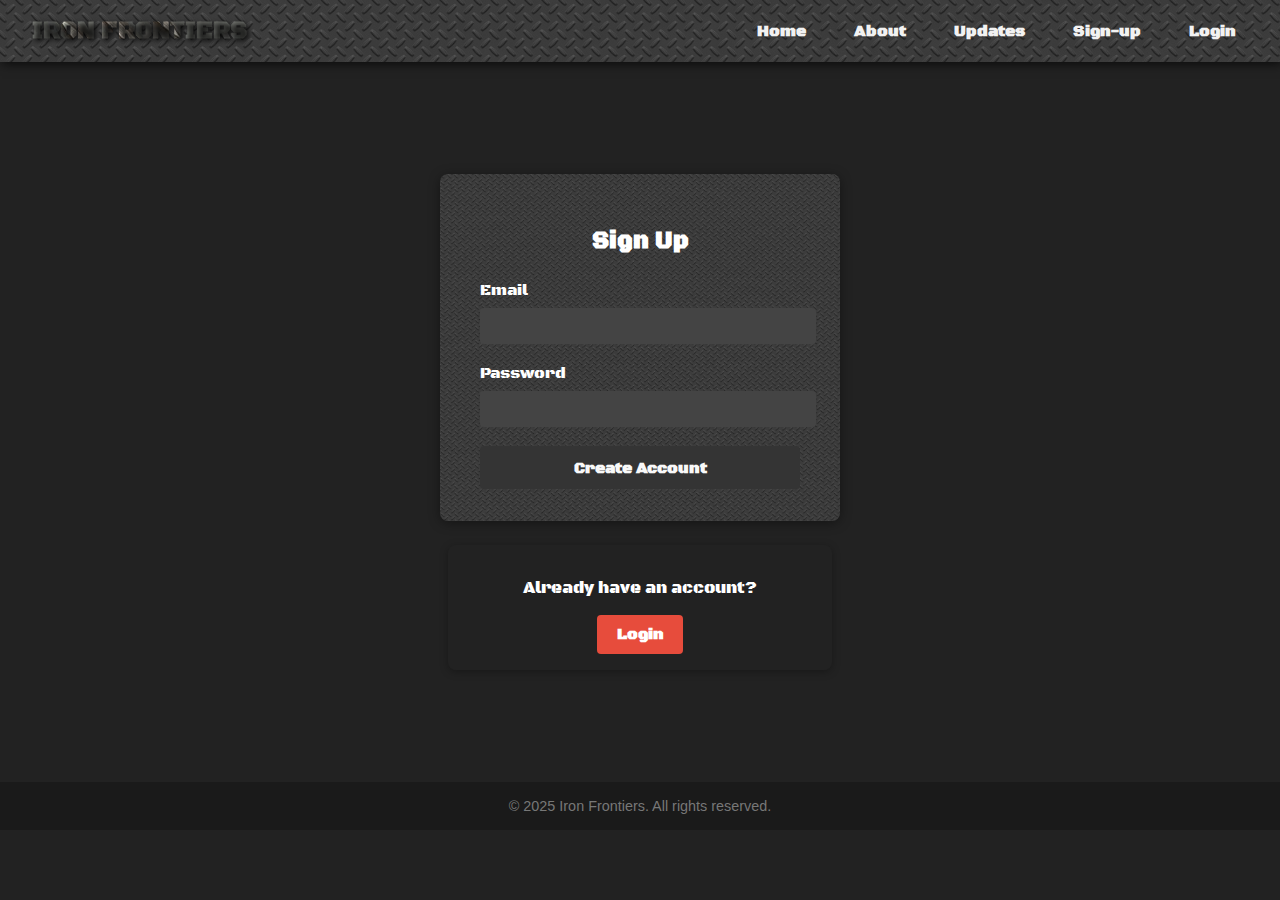
<file: sign-up.html>
<!DOCTYPE html>
<html lang="en">
<head>
    <meta charset="UTF-8">
    <title>Sign Up - Iron Frontiers</title>
    <meta name="viewport" content="width=device-width, initial-scale=1.0">
    <link rel="stylesheet" href="sign-up.css">
    <link href="https://fonts.googleapis.com/css2?family=Black+Ops+One&display=swap" rel="stylesheet">
    <link rel="icon" href="images/favicon.ico" type="image/x-icon">
    <link rel="icon" href="images/favicon-16.png" sizes="16x16" type="image/png">
</head>
<body>
  <!-- Navbar -->
  <nav class="navbar">
    <div class="navbar-container">
      <div class="nav-logo">Iron Frontiers</div>
      <ul>
        <li><a href="index.html">Home</a></li>
        <li><a href="about.html">About</a></li>
        <li><a href="#">Updates</a></li>
        <li><a href="#">Sign-up</a></li>
        <li><a href="login.html">Login</a></li>
      </ul>
    </div>
  </nav>
  <div class="center-content">
    <div>
      <form class="signup-container" action="/sign-up" method="post">
          <h2>Sign Up</h2>
          <label for="new-username">Email</label>
          <input type="text" id="new-username" name="username" required autocomplete="username">
          <label for="new-password">Password</label>
          <input type="password" id="new-password" name="password" required autocomplete="new-password">
          <button type="submit">Create Account</button>
      </form>
      <div class="alt-box">
          <p>Already have an account?</p>
          <a href="login.html"><button class="alt-btn">Login</button></a>
      </div>
    </div>
  </div>
    <!-- Footer -->
    <footer>
        © 2025 Iron Frontiers. All rights reserved.
    </footer>
</body>

</html>
</file>
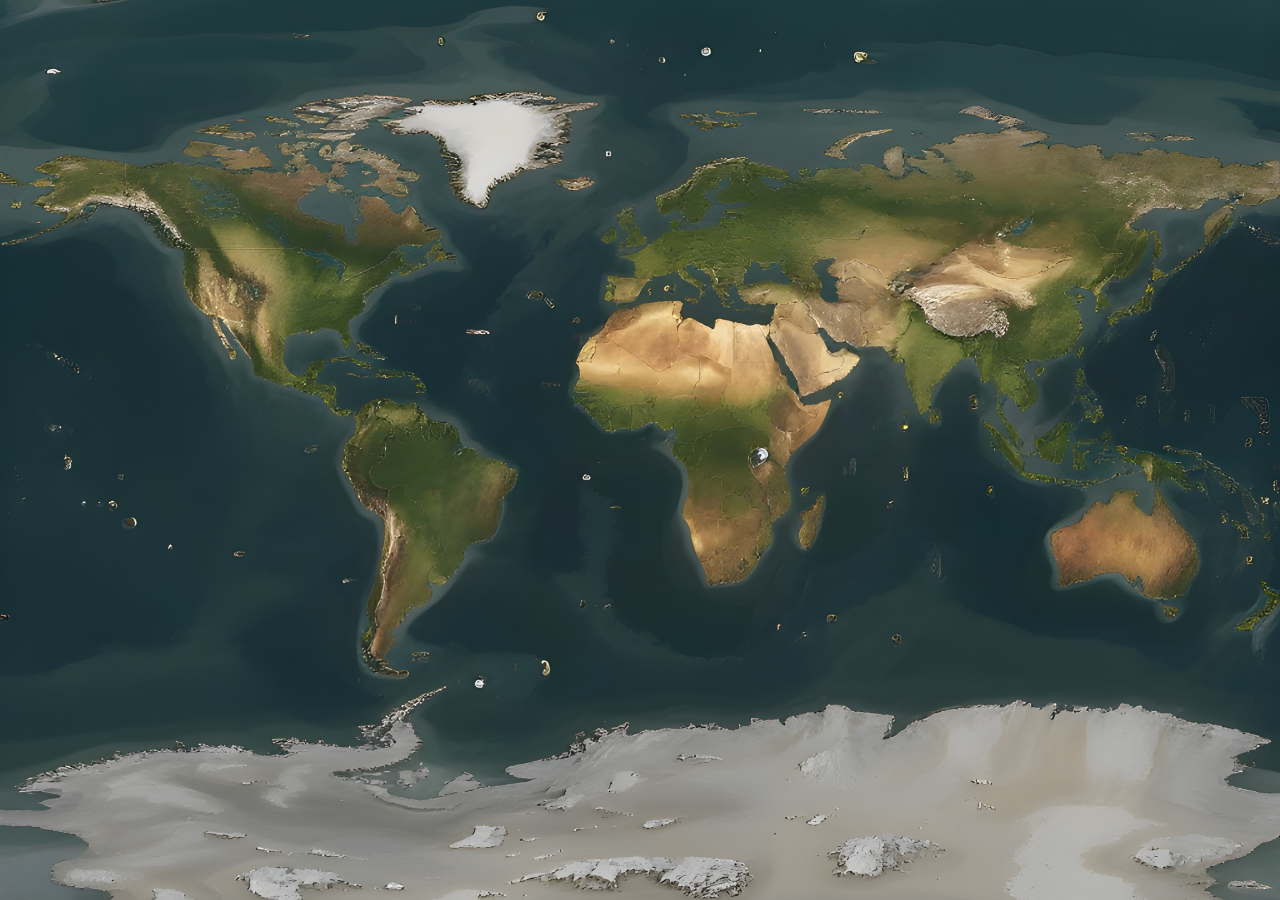
<file: Iron-Frontiers-A-Global-Wargame/Main-Game.html>
<!DOCTYPE html>
<html lang="en">
<head>
  <meta charset="UTF-8">
  <title>Main Game - Iron Frontiers</title>
  <link rel="stylesheet" href="main-game.css">
  <link rel="icon" href="images/favicon.ico" type="image/x-icon">
  <link rel="icon" href="images/favicon-16.png" sizes="16x16" type="image/png">
</head>
<body>
  <div class="map-container">
    <div id="map-viewport">
      <img src="images/actually-possible-game-map.png " alt="World Map" id="world-map">
      <canvas id="border-canvas"></canvas>
    </div>
  </div>
  <div id="info-popup" style="display:none;"></div>
  <script src="js/main-game.js"></script>
</body>
</html>
</file>
<file: styles.css>
/* General */
body {
  margin: 0 ;
  font-family: Arial, sans-serif;
  color: #f2f2f2;
  background-color: #111; /* fallback background */
}

/* Navbar */
.navbar {
  background: url('images/extra-dark-steel.png') no-repeat center center/cover;
  box-shadow: 2px 2px 10px rgba(0, 0, 0, 0.7); ;
  padding: 1rem 2rem; /* Use fixed padding for better control */
  position: sticky;
  top: 0;
  z-index: 1000;
}
.navbar-container {
  display: flex;
  flex-wrap: wrap; /* Allow wrapping on small screens */
  justify-content: space-between;
  align-items: center;
}
.nav-logo {
  font-family: 'Black Ops One', sans-serif;
  background: url('images/metal-background2.jpg') repeat;
  -webkit-background-clip: text;
  background-clip: text;
  -webkit-text-fill-color: transparent;
  text-shadow: 2px 2px 5px rgb(0, 0, 0, 0.8);
  text-transform: uppercase;
  font-size: 1.5rem;
  font-weight: bold;
  color: #2c2727;
}
.navbar ul {
  list-style: none;
  display: flex;
  gap: 1.5rem;
  margin: 0;
  padding: 0;
  flex-wrap: wrap; /* Allow links to wrap */
}
.navbar li {
  white-space: nowrap; /* Prevent breaking "Sign-up" */
}
.navbar a {
  font-family: 'black ops one', sans-serif;
  color: #f2f2f2;
  text-decoration: none;
  font-weight: 600;
  transition: color 0.3s;
  padding: 0.5rem 0.75rem; /* Add padding for touch targets */
}
.navbar a:hover {
  color: #e74c3c;
}

/* Hero Section */
.hero {
  position: relative;
  height: 100vh;
  display: flex;
  flex-direction: column;
  justify-content: center;
  align-items: center;
  text-align: center;
  background: #111 url('images/game-map.png') no-repeat center center/cover;
  overflow: hidden;
  z-index: 0;
}

/* Remove grid overlay canvas styles */
.grid-overlay {
  display: none;
}

.map-container {
  position: relative;
  width: 100%;
  height: 100vh;
  overflow: hidden;
}

.map {
  width: 100%;
  height: 100%;
  object-fit: cover;
}

.hero h1 {
  font-size: 4rem;
  font-weight: 900;
  color: #f0eded; /* red iron feel */
  margin: 0;
}
.hero h2 {
  font-size: 1.5rem;
  font-weight: 600;
  margin: 0.5rem 0 2rem;
  color: #aaa;
}
.hero p {
  font-family: 'black ops one', sans-serif;
  max-width: 600px;
  margin: 1rem auto;
}
.cta-buttons {
  display: flex;
  gap: 1rem;
  margin-top: 1rem;
}
.cta-buttons button {
  padding: 0.8rem 1.5rem;
  border: none;
  border-radius: 5px;
  background: url('images/darker-steel.png') no-repeat center center/cover;
  color: #f2f2f2;
  font-weight: bold;
  cursor: pointer;
  transition: background 0.3s;
  outline: none;
  box-shadow: none;
}
.cta-buttons button:hover {
  background: url('images/extra-dark-steel.png') no-repeat center center/cover;
  color: #f2f2f2;
}
.cta-buttons button a:visited {
  color: inherit;
}
.cta-buttons button a {
  text-decoration: none;
  color: inherit;
  display: block;
}
.Big-Sign-up {
  font-family: 'Black Ops One', sans-serif;
  font-size: 0.7rem 1.4rem;
  background: url('images/metal-background2.jpg') no-repeat center center/cover;
  color:#222
}
.Big-Login {
  font-family: 'Black Ops One', sans-serif;
  font-size: 0.7rem 1.4rem;
  background: url('images/darker-steel.png') no-repeat center center/cover;
  color:#222
}
.title {
  font-family: 'Black Ops One', sans-serif;
  font-size: 4rem;
  text-transform: uppercase;
  background: url('images/metal-background2.jpg') repeat;
  -webkit-background-clip: text;
  background-clip: text;
  -webkit-text-fill-color: transparent;
  text-shadow: 2px 2px 5px rgb(0, 0, 0, 0.8);
}
.caption {
  font-family: 'Black Ops One', sans-serif;
  font-size: 4rem;
  text-transform: uppercase;
  background: url('images/metal-background2.jpg') repeat;
  -webkit-background-clip: text;
  background-clip: text;
  -webkit-text-fill-color: transparent;
  text-shadow: 2px 2px 5px rgb(0, 0, 0, 0.8);
}

/* Features */
.features {
  display: grid;
  grid-template-columns: repeat(auto-fit, minmax(300px, 1fr));
  gap: 2rem;
  padding: 4rem 2rem;
  background: #222;
}
.feature {
  text-align: center;
  font-family: 'black ops one', sans-serif;
}
.feature img {
  max-width: 100%;
  border-radius: 8px;
}
.feature h3 {
  font-family: 'black ops one', sans-serif;
  margin-top: 1rem;
  font-size: 1.25rem;
}

/* Footer */
footer {
  background: #1a1a1a;
  text-align: center;
  padding: 1rem;
  font-size: 0.9rem;
  color: #777;
}

/* Responsive styles */
@media (max-width: 700px) {
  .navbar-container {
    flex-direction: row;
    align-items: flex-start;
  }
  .navbar ul {
    flex-direction: row;
    gap: 0.5rem;
    width: 100%;
  }
  .nav-logo {
    margin-bottom: 0.5rem;
  }
  .hero {
    height: auto;
    padding: 3rem 1rem;
  }
  .features {
    grid-template-columns: 1fr;
    padding: 2rem 1rem;
    gap: 1rem;
  }
  .cta-buttons {
    flex-direction: column;
    gap: 0.5rem;
  }
}

/* about page */
.about {
  font-family: 'black ops one', sans-serif;
  padding: 2rem;
  max-width: fit-content;
  margin: auto;
  background: #222;
  border-radius: 8px;
  box-shadow: 0 0 10px rgba(0, 0, 0, 0.5);
}
.image-right {
  display: flex;
  align-items: center;
  gap: 15px;
}
.image-left {
  flex-direction: row-reverse;
  display: flex;
  align-items: center;
  gap: 15px;
}
.image-right2 {
  display: flex;
  align-items: center;
  gap: 15px;
}
@media (max-width: 600px) {
  .image-right {
    flex-direction: column;
    align-items: flex-start;
  }
  .image-right2 {
    flex-direction: column;
    align-items: flex-start;
  }
  .image-left {
    flex-direction: column;
  }
  .about-image {
    width: 100%;
    max-width: 300px;
  }
}
.cta-buttons2 button a:visited {
  color: inherit;
}
.cta-buttons2 button a {
  text-decoration: none;
  color: inherit;
  display: block;
}
.cta-buttons2 button:hover {
  background: url('images/extra-dark-steel.png') no-repeat center center/cover;
  color: #f2f2f2;
}
.cta-buttons2 button {
  padding: 0.8rem 1.5rem;
  border: none;
  border-radius: 5px;
  background: url('images/darker-steel.png') no-repeat center center/cover;
  color: #f2f2f2;
  font-weight: bold;
  cursor: pointer;
  transition: background 0.3s;
  outline: none;
  box-shadow: none;
  align-items: center;
}
.cta-buttons2 {
  display: flex;
  justify-content: center;
  gap: 1rem;
  margin-top: 3rem;
}
.about-slogan {
  font-family: 'black ops one', sans-serif;
  font-size: 1.5rem;
  text-align: center;
  margin-bottom: 2rem;
  font-weight: 600;
}
/* Legal section */
.legal-section {
  font-family: 'black ops one', sans-serif;
  padding: 0.5rem 1.5rem;
  max-width: fit-content;
  margin: 1.5rem auto 0 auto;
  margin-bottom: 1.5rem;
  background: #222;
  border-radius: 6px;
  box-shadow: 0 0 10px rgba(0, 0, 0, 0.5);
}
.Policy-header {
  font-family: 'black ops one', sans-serif;
  text-align: center;
  font-size: 1.5rem;
  margin-bottom: 1rem;
  font-weight: 600;
}
.corner-links {
  display: flex;
  justify-content: space-between;
}
.corner-links2 {
  display: flex;
  justify-content: space-between;
  margin-top: 2rem;
}
.corner-left {
  margin-left: 6rem;
  font-size: 1.5rem;
}
.corner-right {
  margin-right: 6rem;
  font-size: 1.5rem;
}
.corner-left2 {
  margin-left: 6rem;
  font-size: 1.5rem;
}
.corner-right2 {
  margin-right: 6rem;
  font-size: 1.5rem;
}
@media (max-width: 700px) {
  .corner-left {
    margin-left: 1rem;
    font-size: 1rem;
  }
  .corner-right {
    margin-right: 1rem;
    font-size: 1rem;
  }
    .corner-left2 {
    margin-left: 1rem;
    font-size: 1rem;
  }
  .corner-right2 {
    margin-right: 1rem;
    font-size: 1rem;
  }
}
</file>
<file: login.css>
body {
  background: #222;
  color: #fff;
  font-family: Arial, sans-serif;
  margin: 0;
}

/* Center the login box */
.center-content {
  display: flex;
  align-items: center;
  justify-content: center;
  min-height: 80vh;
}

/* Navbar styles */
.navbar {
  background: url('images/extra-dark-steel.png') no-repeat center center/cover;
  box-shadow: 2px 2px 10px rgba(0, 0, 0, 0.7);
  padding: 1rem 2rem;
  position: sticky;
  top: 0;
  z-index: 1000;
}

.navbar-container {
  display: flex;
  flex-wrap: wrap;
  justify-content: space-between;
  align-items: center;
}

.nav-logo {
  font-family: 'Black Ops One', sans-serif;
  background: url('images/metal-background2.jpg') repeat;
  -webkit-background-clip: text;
  background-clip: text;
  -webkit-text-fill-color: transparent;
  text-shadow: 2px 2px 5px rgb(0, 0, 0, 0.8);
  text-transform: uppercase;
  font-size: 1.5rem;
  font-weight: bold;
  color: #2c2727;
}

.navbar ul {
  list-style: none;
  display: flex;
  gap: 1.5rem;
  margin: 0;
  padding: 0;
  flex-wrap: wrap;
}

.navbar li {
  white-space: nowrap;
}

.navbar a {
  font-family: 'Black Ops One', sans-serif;
  color: #f2f2f2;
  text-decoration: none;
  font-weight: 600;
  transition: color 0.3s;
  padding: 0.5rem 0.75rem;
}

.navbar a:hover {
  color: #e74c3c;
}

.login-container {
  background: url('images/extra-dark-steel.png') no-repeat center center/cover;
  padding: 2rem 2.5rem;
  border-radius: 8px;
  box-shadow: 0 2px 12px rgba(0, 0, 0, 0.4);
  width: 320px;
}

.login-container h2 {
  font-family: 'black ops one', sans-serif;
  margin-bottom: 1.5rem;
  text-align: center;
  font-weight: 600;
}

.login-container label {
  font-family: 'black ops one', sans-serif;
  display: block;
  margin-bottom: 0.5rem;
  font-size: 1rem;
}

.login-container input[type="text"],
.login-container input[type="password"] {
  font-family: 'black ops one', sans-serif;
  width: 100%;
  padding: 0.5rem;
  margin-bottom: 1.2rem;
  border: none;
  border-radius: 4px;
  background: #444;
  color: #fff;
  font-size: 1rem;
}

.login-container button {
  font-family: 'black ops one', sans-serif;
  width: 100%;
  padding: 0.7rem;
  background: #343434;
  color: #f9f9f9;
  border: none;
  border-radius: 4px;
  font-size: 1rem;
  font-weight: 600;
  cursor: pointer;
  transition: background 0.2s;
}

.login-container button:hover {
  background: #000000;
}

/* Alternate box under form */
.alt-box {
  background: rgba(34, 34, 34, 0.85);
  margin: 1.5rem auto 0 auto;
  padding: 1rem 2rem;
  border-radius: 8px;
  box-shadow: 0 2px 8px rgba(0, 0, 0, 0.3);
  text-align: center;
  width: 320px;
}

.alt-box p {
  font-family: 'Black Ops One', sans-serif;
  margin-bottom: 1rem;
  font-size: 1.05rem;
}

.alt-btn {
  font-family: 'Black Ops One', sans-serif;
  padding: 0.6rem 1.2rem;
  background: #e74c3c;
  color: #fff;
  border: none;
  border-radius: 4px;
  font-size: 1rem;
  font-weight: 600;
  cursor: pointer;
  transition: background 0.2s;
}

.alt-btn:hover {
  background: #c0392b;
}

/* Footer */
footer {
  background: #1a1a1a;
  text-align: center;
  padding: 1rem;
  font-size: 0.9rem;
  color: #777;
}
</file>
<file: main-game.css>
/* Make the map and canvas fill the viewport */
html, body {
  height: 100%;
  margin: 0;
  padding: 0;
  overflow: hidden;
}

body {
  background: #111;
}

.map-container, #map-viewport {
  position: absolute;
  top: 0; left: 0;
  width: 100%;
  height: 100%;
  overflow: hidden;
}

#world-map, #border-canvas {
  position: absolute;
  top: 0; left: 0;
  object-fit: cover;
}

#info-popup {
  z-index: 10;
}
</file>
<file: sign-up.css>
body {
  background: #222;
  color: #fff;
  font-family: Arial, sans-serif;
  margin: 0;
}

/* Center the login box */
.center-content {
  display: flex;
  align-items: center;
  justify-content: center;
  min-height: 80vh;
}

/* Navbar styles */

.navbar {
  background: url('images/extra-dark-steel.png') no-repeat center center/cover;
  box-shadow: 2px 2px 10px rgba(0, 0, 0, 0.7);
  padding: 1rem 2rem;
  position: sticky;
  top: 0;
  z-index: 1000;
}

.navbar-container {
  display: flex;
  flex-wrap: wrap;
  justify-content: space-between;
  align-items: center;
}

.nav-logo {
  font-family: 'Black Ops One', sans-serif;
  background: url('images/metal-background2.jpg') repeat;
  -webkit-background-clip: text;
  background-clip: text;
  -webkit-text-fill-color: transparent;
  text-shadow: 2px 2px 5px rgb(0, 0, 0, 0.8);
  text-transform: uppercase;
  font-size: 1.5rem;
  font-weight: bold;
  color: #2c2727;
}

.navbar ul {
  list-style: none;
  display: flex;
  gap: 1.5rem;
  margin: 0;
  padding: 0;
  flex-wrap: wrap;
}

.navbar li {
  white-space: nowrap;
}

.navbar a {
  font-family: 'Black Ops One', sans-serif;
  color: #f2f2f2;
  text-decoration: none;
  font-weight: 600;
  transition: color 0.3s;
  padding: 0.5rem 0.75rem;
}

.navbar a:hover {
  color: #e74c3c;
}

.signup-container {
  background: url('images/extra-dark-steel.png') no-repeat center center/cover;
  padding: 2rem 2.5rem;
  border-radius: 8px;
  box-shadow: 0 2px 12px rgba(0, 0, 0, 0.4);
  width: 320px;
}

.signup-container h2 {
  font-family: 'Black Ops One', sans-serif;
  margin-bottom: 1.5rem;
  text-align: center;
  font-weight: 600;
}

.signup-container label {
  font-family: 'Black Ops One', sans-serif;
  display: block;
  margin-bottom: 0.5rem;
  font-size: 1rem;
}

.signup-container input[type="text"],
.signup-container input[type="password"] {
  font-family: 'Black Ops One', sans-serif;
  width: 100%;
  padding: 0.5rem;
  margin-bottom: 1.2rem;
  border: none;
  border-radius: 4px;
  background: #444;
  color: #fff;
  font-size: 1rem;
}

.signup-container button {
  font-family: 'Black Ops One', sans-serif;
  width: 100%;
  padding: 0.7rem;
  background: #343434;
  color: #f9f9f9;
  border: none;
  border-radius: 4px;
  font-size: 1rem;
  font-weight: 600;
  cursor: pointer;
  transition: background 0.2s;
}

.signup-container button:hover {
  background: #000000;
}

/* Alternate box under form */
.alt-box {
  background: rgba(34, 34, 34, 0.85);
  margin: 1.5rem auto 0 auto;
  padding: 1rem 2rem;
  border-radius: 8px;
  box-shadow: 0 2px 8px rgba(0, 0, 0, 0.3);
  text-align: center;
  width: 320px;
}

.alt-box p {
  font-family: 'Black Ops One', sans-serif;
  margin-bottom: 1rem;
  font-size: 1.05rem;
}

.alt-btn {
  font-family: 'Black Ops One', sans-serif;
  padding: 0.6rem 1.2rem;
  background: #e74c3c;
  color: #fff;
  border: none;
  border-radius: 4px;
  font-size: 1rem;
  font-weight: 600;
  cursor: pointer;
  transition: background 0.2s;
}

.alt-btn:hover {
  background: #c0392b;
}

/* Footer */
footer {
  background: #1a1a1a;
  text-align: center;
  padding: 1rem;
  font-size: 0.9rem;
  color: #777;
}
</file>
<file: Iron-Frontiers-A-Global-Wargame/main-game.css>
/* Make the map and canvas fill the viewport */
html, body {
  height: 100%;
  margin: 0;
  padding: 0;
  overflow: hidden;
}

body {
  background: #111;
}

.map-container, #map-viewport {
  position: absolute;
  top: 0; left: 0;
  width: 100%;
  height: 100%;
  overflow: hidden;
}

#world-map, #border-canvas {
  position: absolute;
  top: 0; left: 0;
  object-fit: cover;
}

#info-popup {
  z-index: 10;
}
</file>
